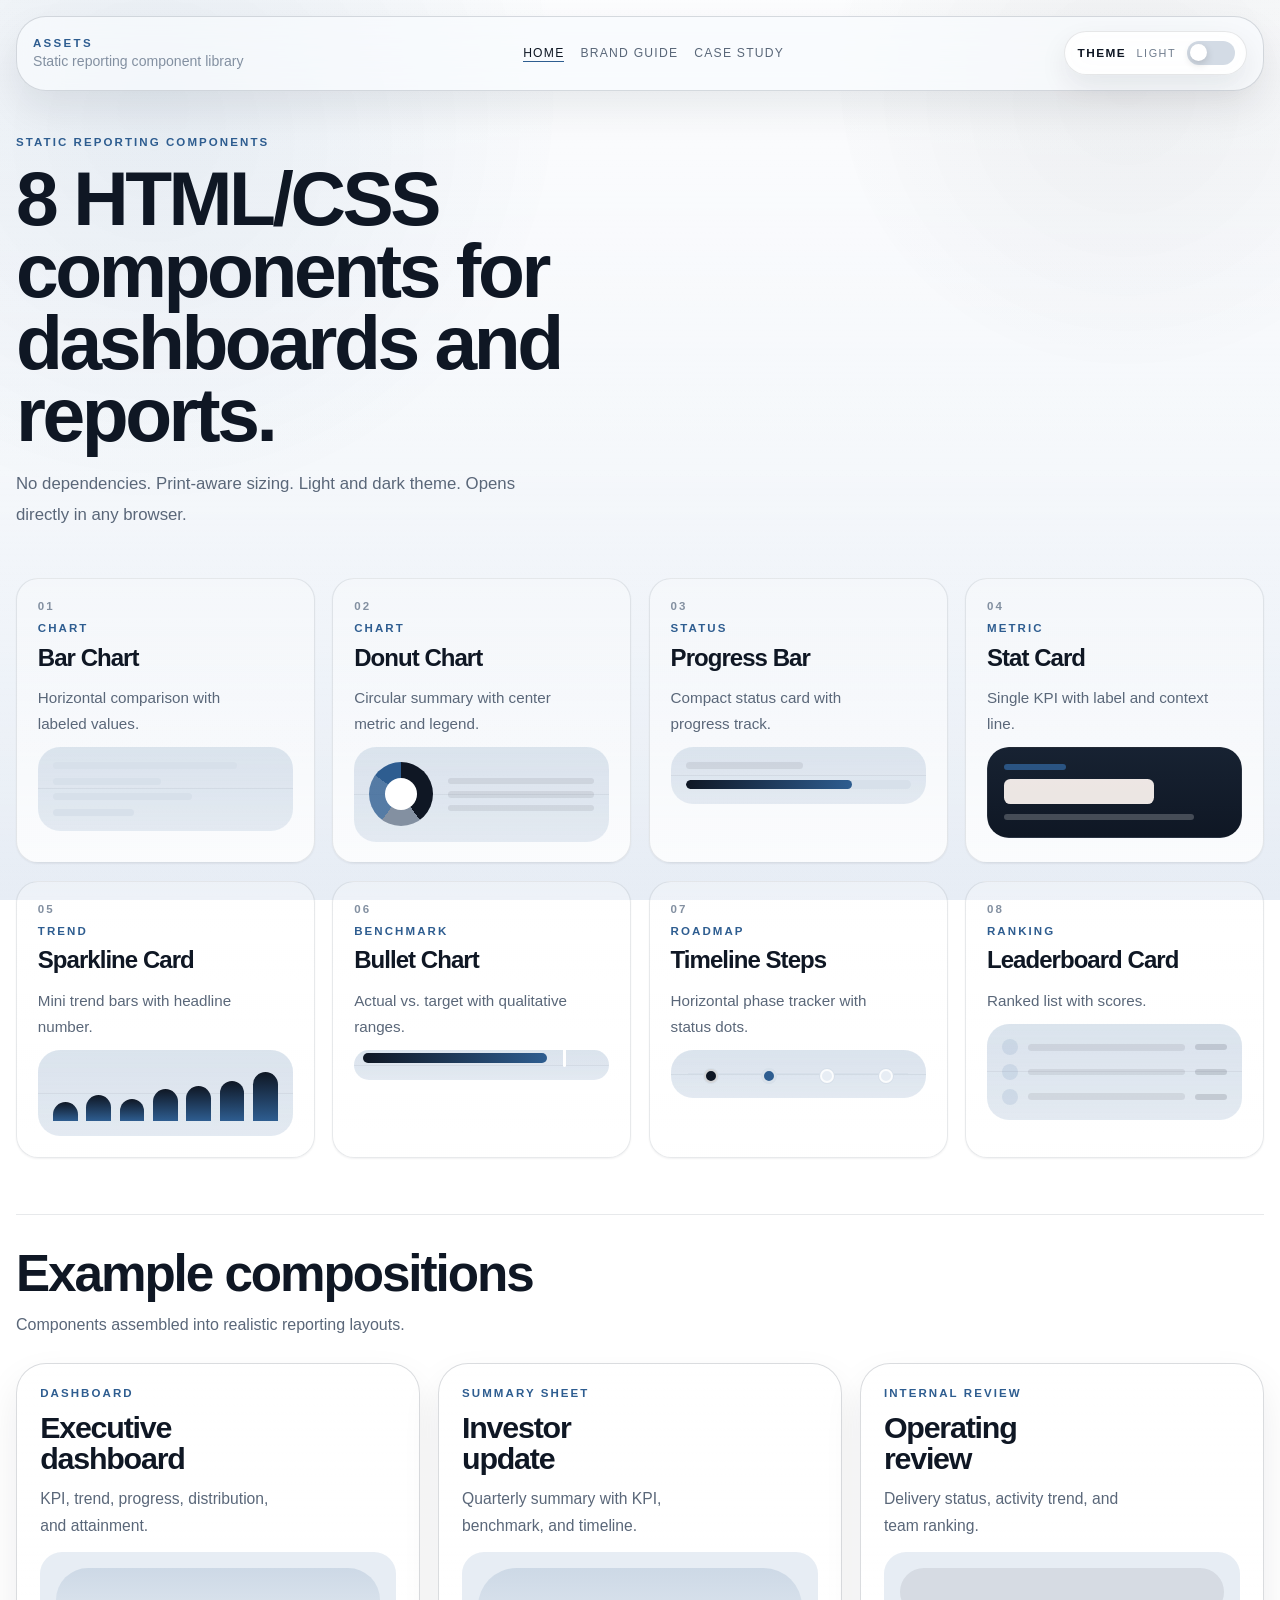
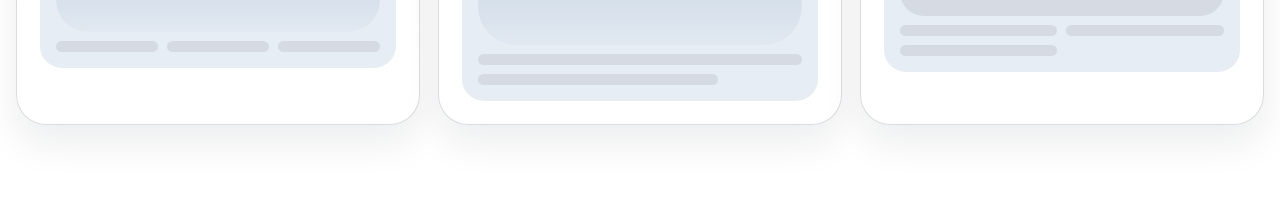
<file: index.html>
<!DOCTYPE html>
<html lang="en">
<head>
  <meta charset="UTF-8" />
  <meta name="viewport" content="width=device-width, initial-scale=1.0" />
  <title>assets | Static Reporting Component Library</title>
  <meta
    name="description"
    content="A static HTML/CSS component library for reporting dashboards, investor updates, and operational reviews. No dependencies, print-aware, light/dark theme."
  />
  <script>
    (function () {
      var key = "assets-theme";
      var theme = null;

      try {
        theme = localStorage.getItem(key);
      } catch (error) {}

      if (theme !== "light" && theme !== "dark") {
        theme = window.matchMedia && window.matchMedia("(prefers-color-scheme: dark)").matches
          ? "dark"
          : "light";
      }

      document.documentElement.dataset.theme = theme;
    })();
  </script>
  <link rel="stylesheet" href="theme.css?v=20260323f" />
  <link rel="stylesheet" href="index.css?v=20260323f" />
</head>
<body>
  <header class="site-header">
    <div class="site-header-inner">
      <a class="site-brand" href="index.html">
        <span class="site-brand-mark">assets</span>
        <span class="site-brand-copy">Static reporting component library</span>
      </a>
      <nav class="site-nav" aria-label="Primary">
        <a href="index.html" aria-current="page">Home</a>
        <a href="brand_guide.html">Brand guide</a>
        <a href="case_study.html">Case study</a>
      </nav>
      <button class="theme-toggle" type="button" data-theme-toggle aria-label="Toggle dark mode" aria-pressed="false">
        <span class="theme-toggle-label">Theme</span>
        <span class="theme-toggle-state">Light</span>
        <span class="theme-toggle-switch" aria-hidden="true"></span>
      </button>
    </div>
  </header>
  <main class="page-shell">
    <section class="hero">
      <p class="eyebrow">Static Reporting Components</p>
      <h1>8 HTML/CSS components for dashboards and reports.</h1>
      <p class="hero-copy">
        No dependencies. Print-aware sizing. Light and dark theme. Opens directly in any browser.
      </p>
    </section>

    <section class="gallery">
      <a class="asset-card" href="bar_chart/bar_chart_chart.html">
        <span class="asset-index">01</span>
        <span class="asset-kicker">Chart</span>
        <strong>Bar Chart</strong>
        <span class="asset-description">Horizontal comparison with labeled values.</span>
        <div class="asset-preview asset-preview-bars" aria-hidden="true">
          <span class="asset-bar asset-bar-1"></span>
          <span class="asset-bar asset-bar-2"></span>
          <span class="asset-bar asset-bar-3"></span>
          <span class="asset-bar asset-bar-4"></span>
        </div>
      </a>
      <a class="asset-card" href="pie_chart/pie_chart_chart.html">
        <span class="asset-index">02</span>
        <span class="asset-kicker">Chart</span>
        <strong>Donut Chart</strong>
        <span class="asset-description">Circular summary with center metric and legend.</span>
        <div class="asset-preview asset-preview-donut" aria-hidden="true">
          <span class="asset-donut-ring"></span>
          <span class="asset-donut-legend">
            <i></i>
            <i></i>
            <i></i>
          </span>
        </div>
      </a>
      <a class="asset-card" href="progress_bar/progress_bar.html">
        <span class="asset-index">03</span>
        <span class="asset-kicker">Status</span>
        <strong>Progress Bar</strong>
        <span class="asset-description">Compact status card with progress track.</span>
        <div class="asset-preview asset-preview-progress" aria-hidden="true">
          <span class="asset-progress-label"></span>
          <span class="asset-progress-track"><span class="asset-progress-fill"></span></span>
        </div>
      </a>
      <a class="asset-card" href="stat_card/stat_card.html">
        <span class="asset-index">04</span>
        <span class="asset-kicker">Metric</span>
        <strong>Stat Card</strong>
        <span class="asset-description">Single KPI with label and context line.</span>
        <div class="asset-preview asset-preview-stat" aria-hidden="true">
          <span class="asset-stat-shell">
            <i></i>
            <b></b>
            <em></em>
          </span>
        </div>
      </a>
      <a class="asset-card" href="sparkline_card/sparkline_card.html">
        <span class="asset-index">05</span>
        <span class="asset-kicker">Trend</span>
        <strong>Sparkline Card</strong>
        <span class="asset-description">Mini trend bars with headline number.</span>
        <div class="asset-preview asset-preview-spark" aria-hidden="true">
          <span style="--value: 34%"></span>
          <span style="--value: 46%"></span>
          <span style="--value: 40%"></span>
          <span style="--value: 58%"></span>
          <span style="--value: 63%"></span>
          <span style="--value: 72%"></span>
          <span style="--value: 88%"></span>
        </div>
      </a>
      <a class="asset-card" href="bullet_chart/bullet_chart.html">
        <span class="asset-index">06</span>
        <span class="asset-kicker">Benchmark</span>
        <strong>Bullet Chart</strong>
        <span class="asset-description">Actual vs. target with qualitative ranges.</span>
        <div class="asset-preview asset-preview-bullet" aria-hidden="true">
          <span class="asset-bullet-range asset-bullet-range-low"></span>
          <span class="asset-bullet-range asset-bullet-range-mid"></span>
          <span class="asset-bullet-range asset-bullet-range-high"></span>
          <span class="asset-bullet-measure"></span>
          <span class="asset-bullet-target"></span>
        </div>
      </a>
      <a class="asset-card" href="timeline_steps/timeline_steps.html">
        <span class="asset-index">07</span>
        <span class="asset-kicker">Roadmap</span>
        <strong>Timeline Steps</strong>
        <span class="asset-description">Horizontal phase tracker with status dots.</span>
        <div class="asset-preview asset-preview-timeline" aria-hidden="true">
          <span class="asset-timeline-dot is-complete"></span>
          <span class="asset-timeline-dot is-current"></span>
          <span class="asset-timeline-dot"></span>
          <span class="asset-timeline-dot"></span>
        </div>
      </a>
      <a class="asset-card" href="leaderboard_card/leaderboard_card.html">
        <span class="asset-index">08</span>
        <span class="asset-kicker">Ranking</span>
        <strong>Leaderboard Card</strong>
        <span class="asset-description">Ranked list with scores.</span>
        <div class="asset-preview asset-preview-leaderboard" aria-hidden="true">
          <span class="asset-rank-row"><i></i><b></b><em></em></span>
          <span class="asset-rank-row"><i></i><b></b><em></em></span>
          <span class="asset-rank-row"><i></i><b></b><em></em></span>
        </div>
      </a>
    </section>

    <section class="compositions-band">
      <h2>Example compositions</h2>
      <p class="compositions-note">Components assembled into realistic reporting layouts.</p>
      <div class="compositions-grid">
        <a class="feature-card" href="executive_dashboard.html">
          <span class="asset-kicker">Dashboard</span>
          <strong>Executive dashboard</strong>
          <span>KPI, trend, progress, distribution, and attainment.</span>
          <div class="feature-preview feature-preview-dashboard" aria-hidden="true">
            <span></span>
            <span></span>
            <span></span>
            <span></span>
          </div>
        </a>
        <a class="feature-card" href="investor_update.html">
          <span class="asset-kicker">Summary sheet</span>
          <strong>Investor update</strong>
          <span>Quarterly summary with KPI, benchmark, and timeline.</span>
          <div class="feature-preview feature-preview-sheet" aria-hidden="true">
            <span></span>
            <span></span>
            <span></span>
          </div>
        </a>
        <a class="feature-card" href="operating_review.html">
          <span class="asset-kicker">Internal review</span>
          <strong>Operating review</strong>
          <span>Delivery status, activity trend, and team ranking.</span>
          <div class="feature-preview feature-preview-review" aria-hidden="true">
            <span></span>
            <span></span>
            <span></span>
            <span></span>
          </div>
        </a>
      </div>
    </section>
  </main>
  <script src="theme.js?v=20260323f"></script>
</body>
</html>
</file>
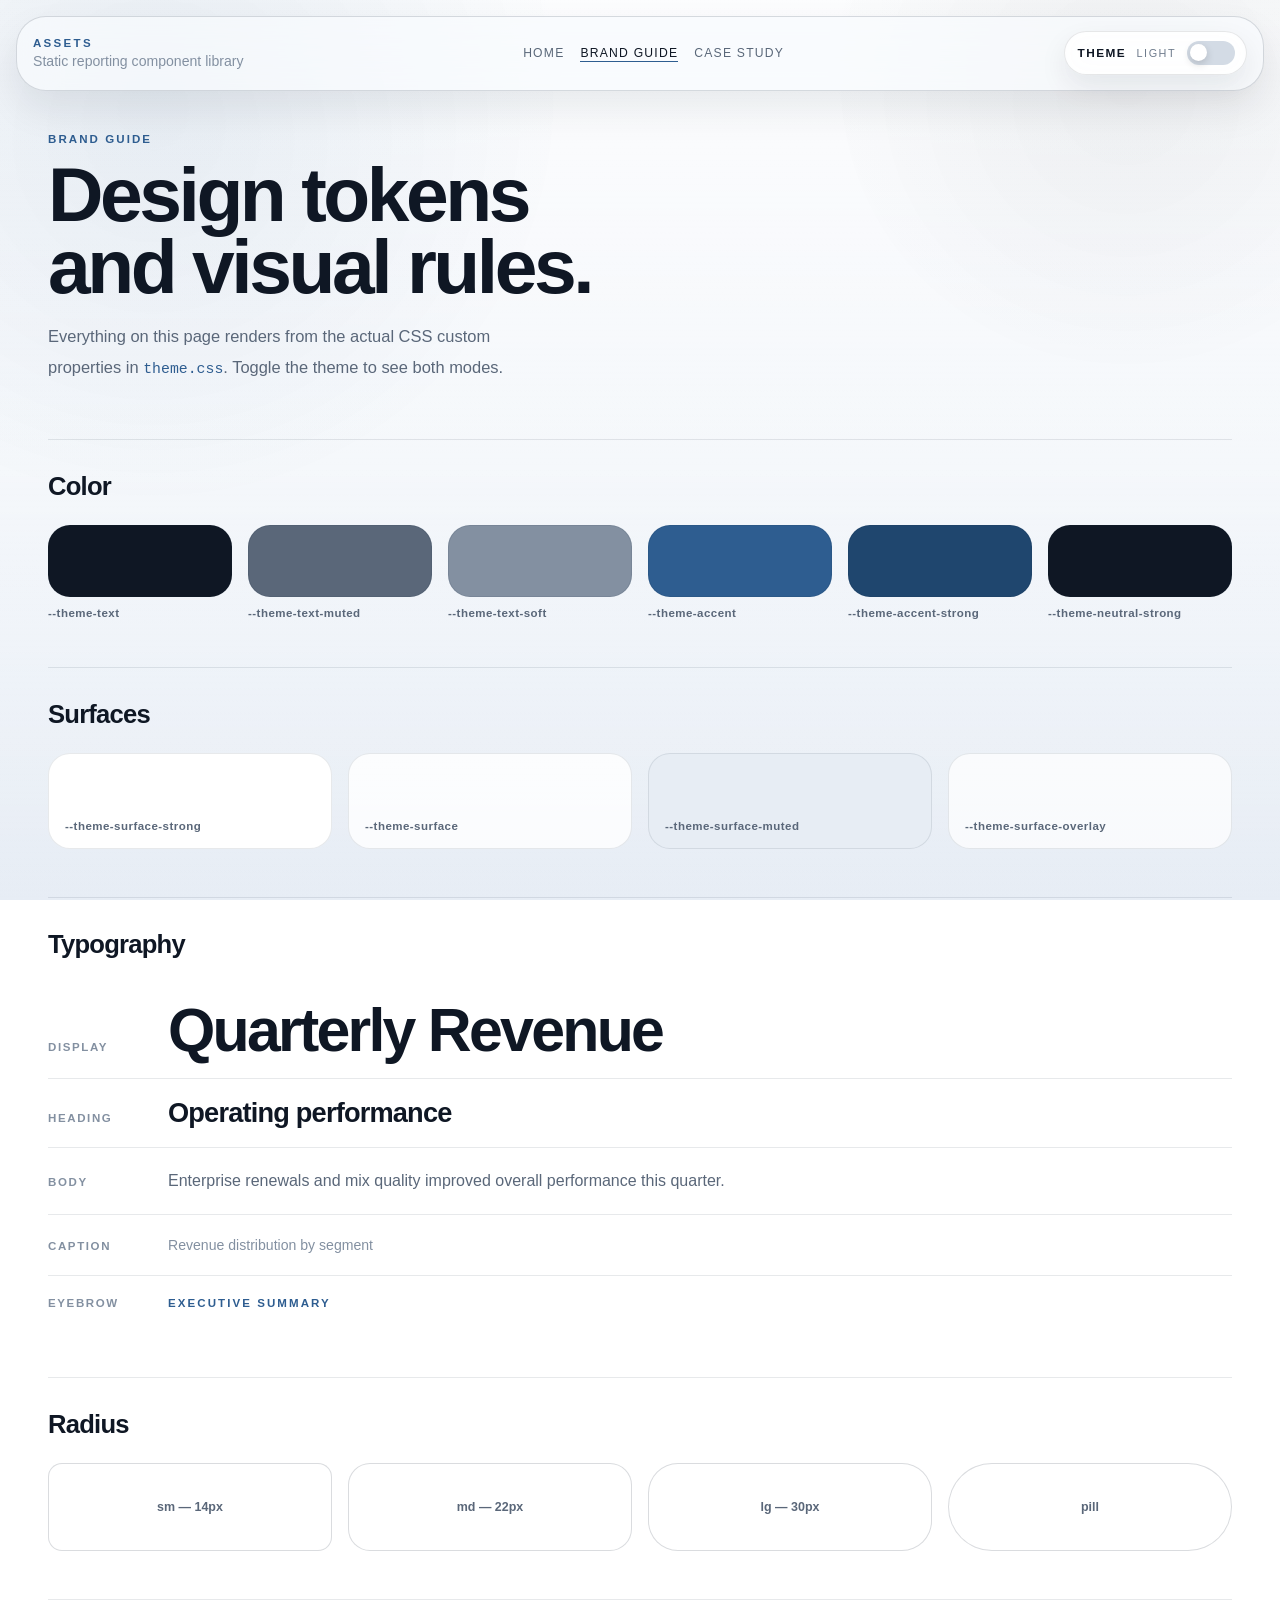
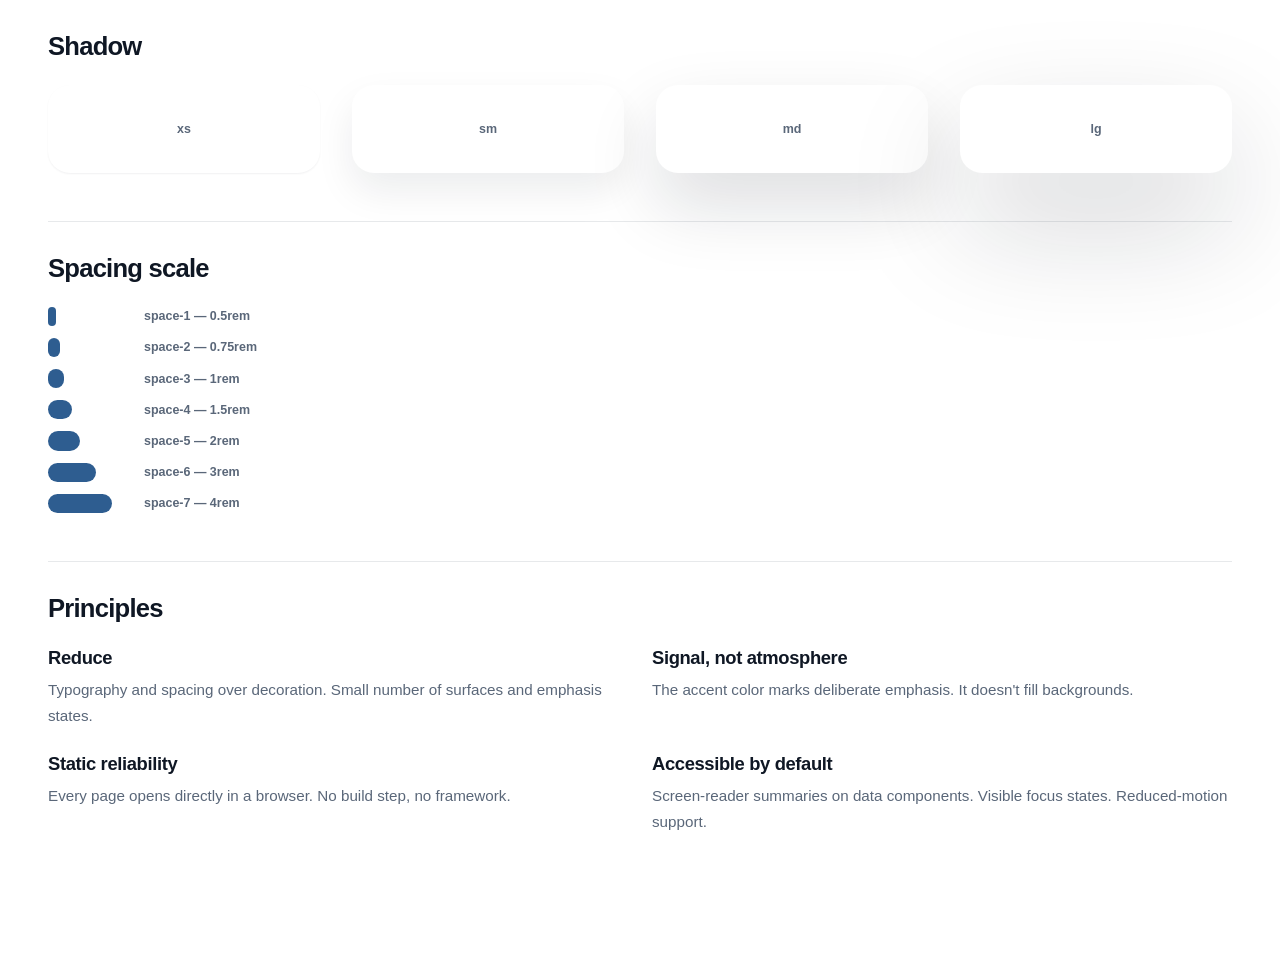
<file: brand_guide.html>
<!DOCTYPE html>
<html lang="en">
<head>
  <meta charset="UTF-8" />
  <meta name="viewport" content="width=device-width, initial-scale=1.0" />
  <title>Brand Guide | assets</title>
  <meta
    name="description"
    content="Visual reference for the assets design system: color tokens, type scale, spacing, radius, and component patterns."
  />
  <script>
    (function () {
      var key = "assets-theme";
      var theme = null;

      try {
        theme = localStorage.getItem(key);
      } catch (error) {}

      if (theme !== "light" && theme !== "dark") {
        theme = window.matchMedia && window.matchMedia("(prefers-color-scheme: dark)").matches
          ? "dark"
          : "light";
      }

      document.documentElement.dataset.theme = theme;
    })();
  </script>
  <link rel="stylesheet" href="theme.css?v=20260323f" />
  <link rel="stylesheet" href="brand_guide.css?v=20260323f" />
</head>
<body>
  <header class="site-header">
    <div class="site-header-inner">
      <a class="site-brand" href="index.html">
        <span class="site-brand-mark">assets</span>
        <span class="site-brand-copy">Static reporting component library</span>
      </a>
      <nav class="site-nav" aria-label="Primary">
        <a href="index.html">Home</a>
        <a href="brand_guide.html" aria-current="page">Brand guide</a>
        <a href="case_study.html">Case study</a>
      </nav>
      <button class="theme-toggle" type="button" data-theme-toggle aria-label="Toggle dark mode" aria-pressed="false">
        <span class="theme-toggle-label">Theme</span>
        <span class="theme-toggle-state">Light</span>
        <span class="theme-toggle-switch" aria-hidden="true"></span>
      </button>
    </div>
  </header>
  <main class="guide-shell">
    <section class="guide-hero">
      <p class="eyebrow">Brand Guide</p>
      <h1>Design tokens and visual rules.</h1>
      <p class="hero-copy">
        Everything on this page renders from the actual CSS custom properties in <code>theme.css</code>.
        Toggle the theme to see both modes.
      </p>
    </section>

    <section class="token-section">
      <h2>Color</h2>
      <div class="swatch-grid">
        <div class="swatch-card">
          <div class="swatch-well" style="background: var(--theme-text)"></div>
          <span class="swatch-name">--theme-text</span>
        </div>
        <div class="swatch-card">
          <div class="swatch-well" style="background: var(--theme-text-muted)"></div>
          <span class="swatch-name">--theme-text-muted</span>
        </div>
        <div class="swatch-card">
          <div class="swatch-well" style="background: var(--theme-text-soft)"></div>
          <span class="swatch-name">--theme-text-soft</span>
        </div>
        <div class="swatch-card">
          <div class="swatch-well" style="background: var(--theme-accent)"></div>
          <span class="swatch-name">--theme-accent</span>
        </div>
        <div class="swatch-card">
          <div class="swatch-well" style="background: var(--theme-accent-strong)"></div>
          <span class="swatch-name">--theme-accent-strong</span>
        </div>
        <div class="swatch-card">
          <div class="swatch-well" style="background: var(--theme-neutral-strong)"></div>
          <span class="swatch-name">--theme-neutral-strong</span>
        </div>
      </div>
    </section>

    <section class="token-section">
      <h2>Surfaces</h2>
      <div class="surface-grid">
        <div class="surface-card" style="background: var(--theme-surface-strong)">
          <span>--theme-surface-strong</span>
        </div>
        <div class="surface-card" style="background: var(--theme-surface)">
          <span>--theme-surface</span>
        </div>
        <div class="surface-card" style="background: var(--theme-surface-muted)">
          <span>--theme-surface-muted</span>
        </div>
        <div class="surface-card" style="background: var(--theme-surface-overlay)">
          <span>--theme-surface-overlay</span>
        </div>
      </div>
    </section>

    <section class="token-section">
      <h2>Typography</h2>
      <div class="type-specimens">
        <div class="type-row">
          <span class="type-label">Display</span>
          <span class="type-sample type-display">Quarterly Revenue</span>
        </div>
        <div class="type-row">
          <span class="type-label">Heading</span>
          <span class="type-sample type-heading">Operating performance</span>
        </div>
        <div class="type-row">
          <span class="type-label">Body</span>
          <span class="type-sample type-body">Enterprise renewals and mix quality improved overall performance this quarter.</span>
        </div>
        <div class="type-row">
          <span class="type-label">Caption</span>
          <span class="type-sample type-caption">Revenue distribution by segment</span>
        </div>
        <div class="type-row">
          <span class="type-label">Eyebrow</span>
          <span class="type-sample type-eyebrow">Executive Summary</span>
        </div>
      </div>
    </section>

    <section class="token-section">
      <h2>Radius</h2>
      <div class="radius-grid">
        <div class="radius-card" style="border-radius: var(--theme-radius-sm)">
          <span>sm — 14px</span>
        </div>
        <div class="radius-card" style="border-radius: var(--theme-radius-md)">
          <span>md — 22px</span>
        </div>
        <div class="radius-card" style="border-radius: var(--theme-radius-lg)">
          <span>lg — 30px</span>
        </div>
        <div class="radius-card" style="border-radius: var(--theme-radius-pill)">
          <span>pill</span>
        </div>
      </div>
    </section>

    <section class="token-section">
      <h2>Shadow</h2>
      <div class="shadow-grid">
        <div class="shadow-card" style="box-shadow: var(--theme-shadow-xs)">
          <span>xs</span>
        </div>
        <div class="shadow-card" style="box-shadow: var(--theme-shadow-sm)">
          <span>sm</span>
        </div>
        <div class="shadow-card" style="box-shadow: var(--theme-shadow-md)">
          <span>md</span>
        </div>
        <div class="shadow-card" style="box-shadow: var(--theme-shadow-lg)">
          <span>lg</span>
        </div>
      </div>
    </section>

    <section class="token-section">
      <h2>Spacing scale</h2>
      <div class="spacing-list">
        <div class="spacing-row"><span class="spacing-bar" style="width: var(--theme-space-1)"></span><span>space-1 — 0.5rem</span></div>
        <div class="spacing-row"><span class="spacing-bar" style="width: var(--theme-space-2)"></span><span>space-2 — 0.75rem</span></div>
        <div class="spacing-row"><span class="spacing-bar" style="width: var(--theme-space-3)"></span><span>space-3 — 1rem</span></div>
        <div class="spacing-row"><span class="spacing-bar" style="width: var(--theme-space-4)"></span><span>space-4 — 1.5rem</span></div>
        <div class="spacing-row"><span class="spacing-bar" style="width: var(--theme-space-5)"></span><span>space-5 — 2rem</span></div>
        <div class="spacing-row"><span class="spacing-bar" style="width: var(--theme-space-6)"></span><span>space-6 — 3rem</span></div>
        <div class="spacing-row"><span class="spacing-bar" style="width: var(--theme-space-7)"></span><span>space-7 — 4rem</span></div>
      </div>
    </section>

    <section class="token-section">
      <h2>Principles</h2>
      <div class="principles-grid">
        <div>
          <strong>Reduce</strong>
          <span>Typography and spacing over decoration. Small number of surfaces and emphasis states.</span>
        </div>
        <div>
          <strong>Signal, not atmosphere</strong>
          <span>The accent color marks deliberate emphasis. It doesn't fill backgrounds.</span>
        </div>
        <div>
          <strong>Static reliability</strong>
          <span>Every page opens directly in a browser. No build step, no framework.</span>
        </div>
        <div>
          <strong>Accessible by default</strong>
          <span>Screen-reader summaries on data components. Visible focus states. Reduced-motion support.</span>
        </div>
      </div>
    </section>
  </main>
  <script src="theme.js?v=20260323f"></script>
</body>
</html>
</file>
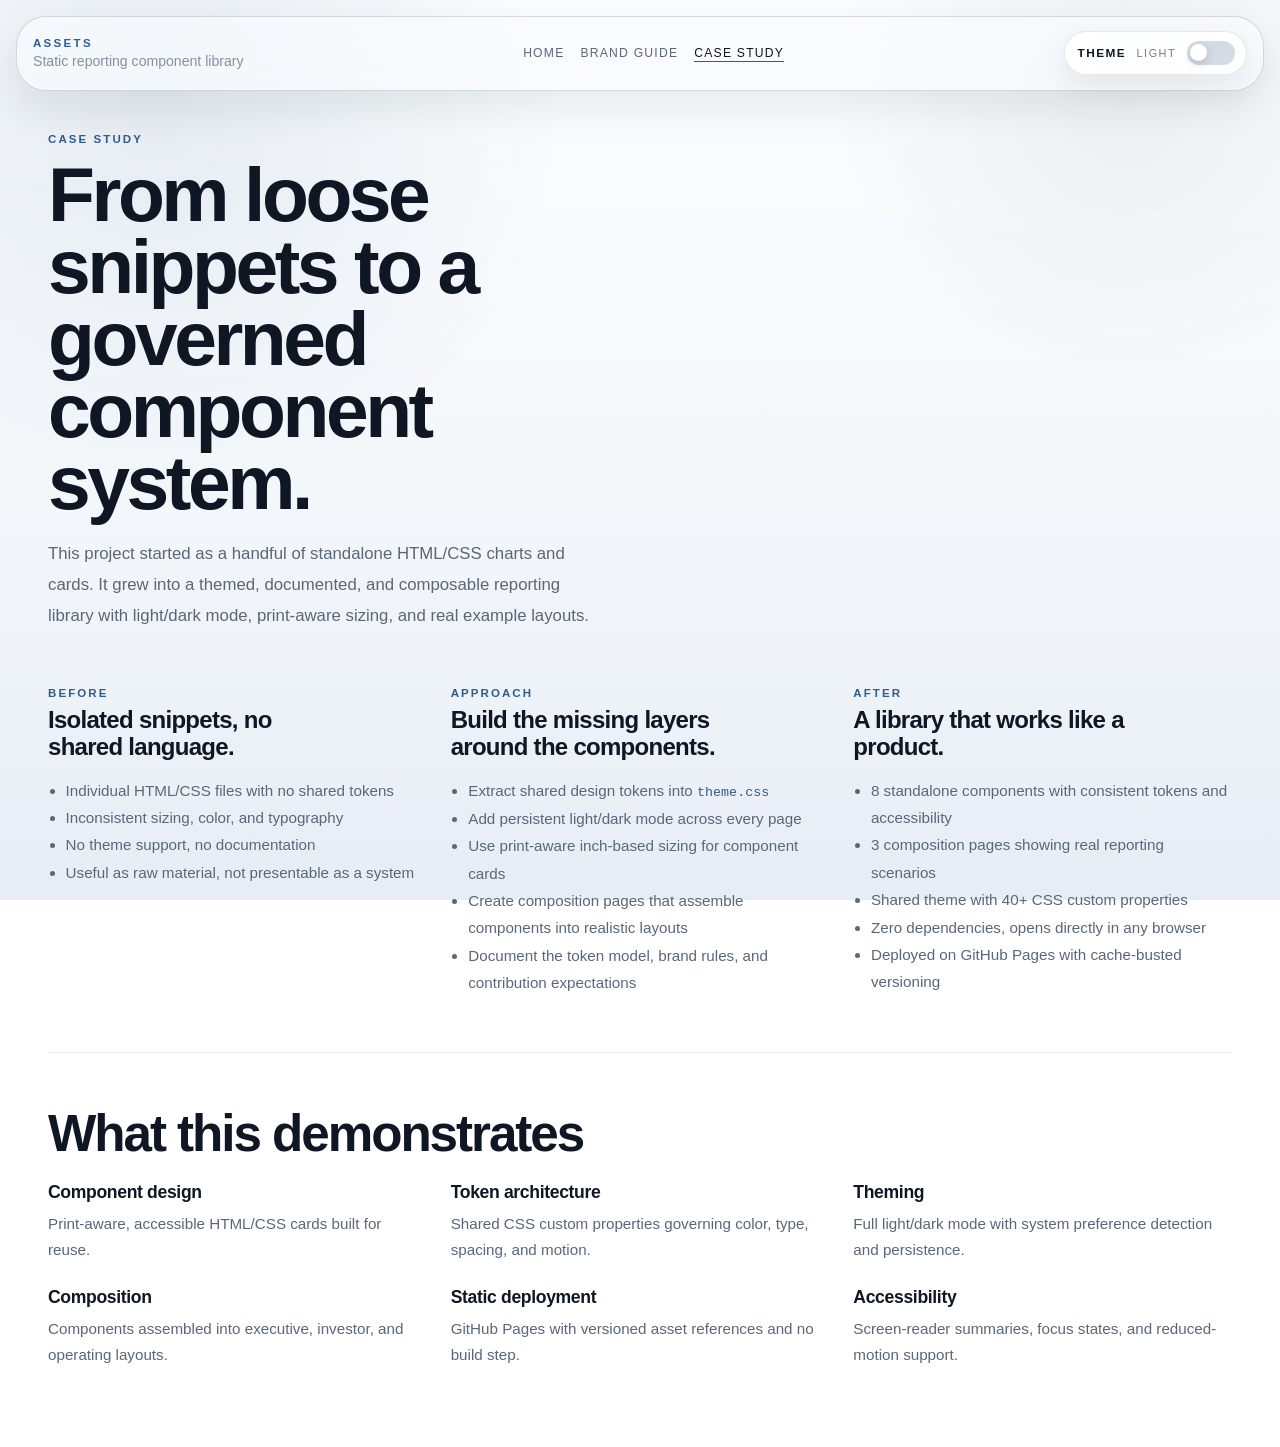
<file: case_study.html>
<!DOCTYPE html>
<html lang="en">
<head>
  <meta charset="UTF-8" />
  <meta name="viewport" content="width=device-width, initial-scale=1.0" />
  <title>Case Study | assets</title>
  <meta
    name="description"
    content="How a set of standalone HTML/CSS reporting components became a governed static design system."
  />
  <script>
    (function () {
      var key = "assets-theme";
      var theme = null;

      try {
        theme = localStorage.getItem(key);
      } catch (error) {}

      if (theme !== "light" && theme !== "dark") {
        theme = window.matchMedia && window.matchMedia("(prefers-color-scheme: dark)").matches
          ? "dark"
          : "light";
      }

      document.documentElement.dataset.theme = theme;
    })();
  </script>
  <link rel="stylesheet" href="theme.css?v=20260323f" />
  <link rel="stylesheet" href="case_study.css?v=20260323f" />
</head>
<body>
  <header class="site-header">
    <div class="site-header-inner">
      <a class="site-brand" href="index.html">
        <span class="site-brand-mark">assets</span>
        <span class="site-brand-copy">Static reporting component library</span>
      </a>
      <nav class="site-nav" aria-label="Primary">
        <a href="index.html">Home</a>
        <a href="brand_guide.html">Brand guide</a>
        <a href="case_study.html" aria-current="page">Case study</a>
      </nav>
      <button class="theme-toggle" type="button" data-theme-toggle aria-label="Toggle dark mode" aria-pressed="false">
        <span class="theme-toggle-label">Theme</span>
        <span class="theme-toggle-state">Light</span>
        <span class="theme-toggle-switch" aria-hidden="true"></span>
      </button>
    </div>
  </header>
  <main class="case-shell">
    <section class="case-hero">
      <p class="eyebrow">Case Study</p>
      <h1>From loose snippets to a governed component system.</h1>
      <p class="case-lede">
        This project started as a handful of standalone HTML/CSS charts and cards. It grew into a
        themed, documented, and composable reporting library with light/dark mode, print-aware sizing,
        and real example layouts.
      </p>
    </section>

    <section class="case-timeline">
      <article class="case-phase">
        <span class="phase-label">Before</span>
        <h2>Isolated snippets, no shared language.</h2>
        <ul>
          <li>Individual HTML/CSS files with no shared tokens</li>
          <li>Inconsistent sizing, color, and typography</li>
          <li>No theme support, no documentation</li>
          <li>Useful as raw material, not presentable as a system</li>
        </ul>
      </article>
      <article class="case-phase">
        <span class="phase-label">Approach</span>
        <h2>Build the missing layers around the components.</h2>
        <ul>
          <li>Extract shared design tokens into <code>theme.css</code></li>
          <li>Add persistent light/dark mode across every page</li>
          <li>Use print-aware inch-based sizing for component cards</li>
          <li>Create composition pages that assemble components into realistic layouts</li>
          <li>Document the token model, brand rules, and contribution expectations</li>
        </ul>
      </article>
      <article class="case-phase">
        <span class="phase-label">After</span>
        <h2>A library that works like a product.</h2>
        <ul>
          <li>8 standalone components with consistent tokens and accessibility</li>
          <li>3 composition pages showing real reporting scenarios</li>
          <li>Shared theme with 40+ CSS custom properties</li>
          <li>Zero dependencies, opens directly in any browser</li>
          <li>Deployed on GitHub Pages with cache-busted versioning</li>
        </ul>
      </article>
    </section>

    <section class="case-skills">
      <h2>What this demonstrates</h2>
      <div class="skills-grid">
        <div>
          <strong>Component design</strong>
          <span>Print-aware, accessible HTML/CSS cards built for reuse.</span>
        </div>
        <div>
          <strong>Token architecture</strong>
          <span>Shared CSS custom properties governing color, type, spacing, and motion.</span>
        </div>
        <div>
          <strong>Theming</strong>
          <span>Full light/dark mode with system preference detection and persistence.</span>
        </div>
        <div>
          <strong>Composition</strong>
          <span>Components assembled into executive, investor, and operating layouts.</span>
        </div>
        <div>
          <strong>Static deployment</strong>
          <span>GitHub Pages with versioned asset references and no build step.</span>
        </div>
        <div>
          <strong>Accessibility</strong>
          <span>Screen-reader summaries, focus states, and reduced-motion support.</span>
        </div>
      </div>
    </section>
  </main>
  <script src="theme.js?v=20260323f"></script>
</body>
</html>
</file>
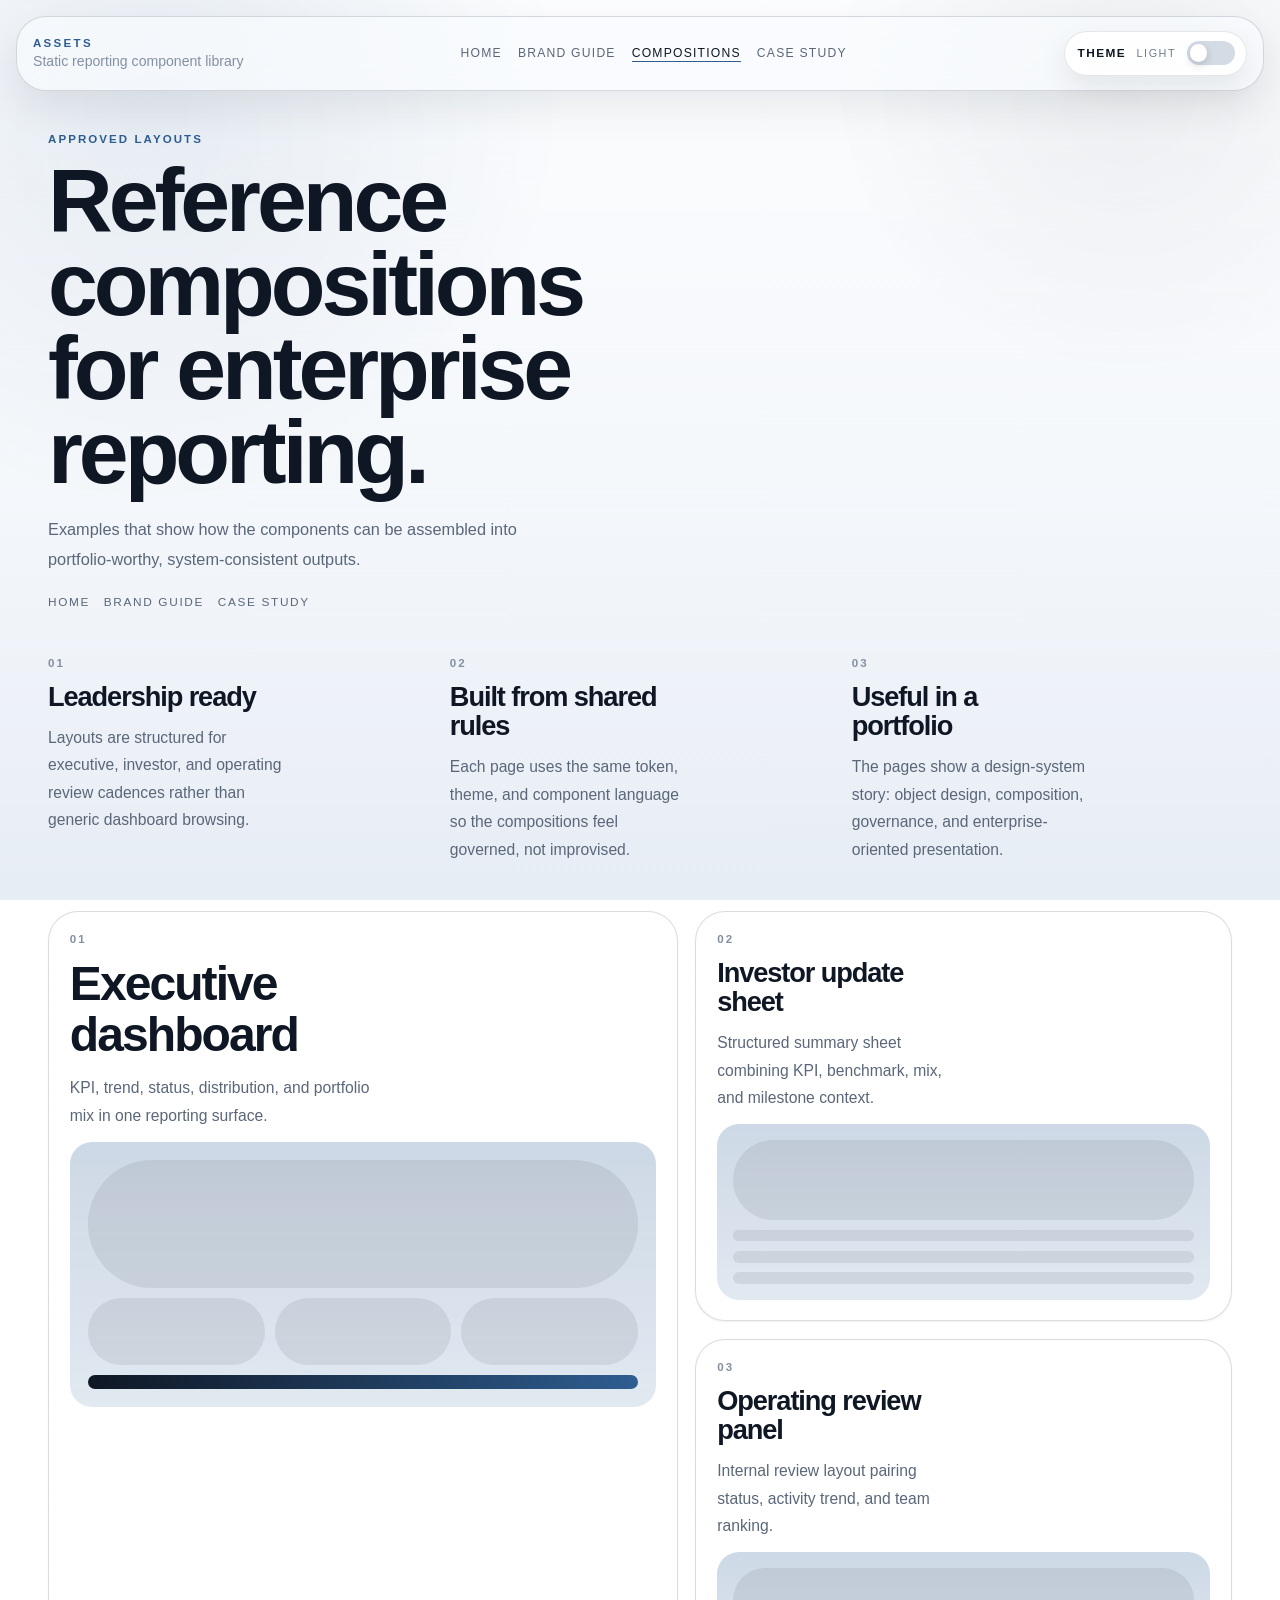
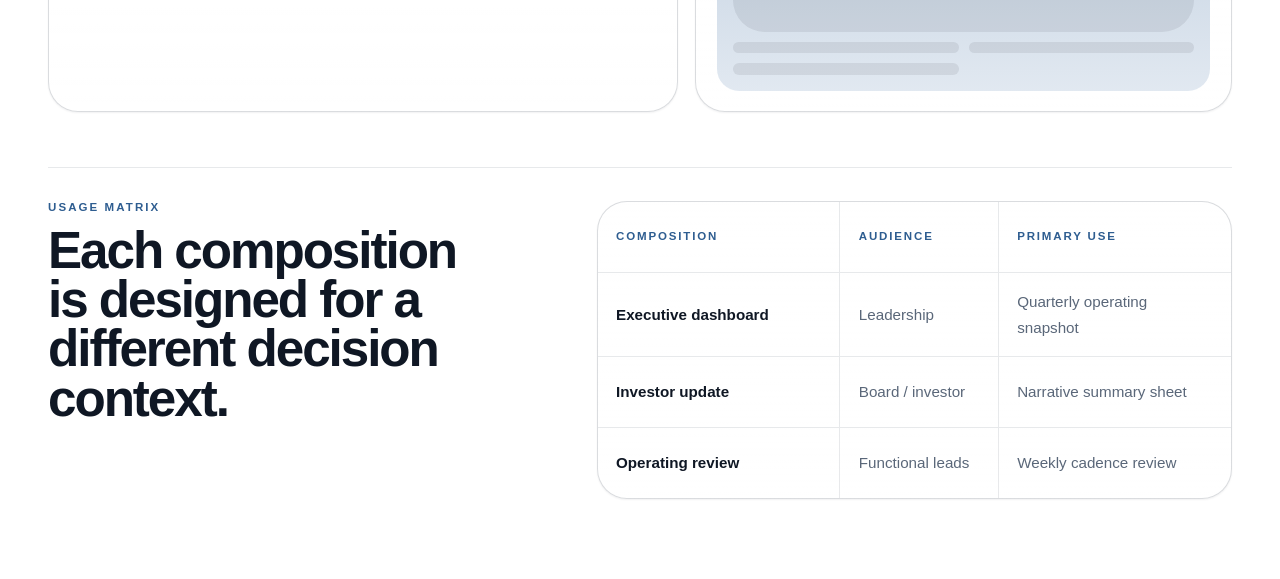
<file: compositions.html>
<!DOCTYPE html>
<html lang="en">
<head>
  <meta charset="UTF-8" />
  <meta name="viewport" content="width=device-width, initial-scale=1.0" />
  <title>Compositions | assets</title>
  <meta
    name="description"
    content="Approved composition layouts for executive reporting, investor communication, and operating review scenarios."
  />
  <script>
    (function () {
      var key = "assets-theme";
      var theme = null;

      try {
        theme = localStorage.getItem(key);
      } catch (error) {}

      if (theme !== "light" && theme !== "dark") {
        theme = window.matchMedia && window.matchMedia("(prefers-color-scheme: dark)").matches
          ? "dark"
          : "light";
      }

      document.documentElement.dataset.theme = theme;
    })();
  </script>
  <link rel="stylesheet" href="theme.css?v=20260323f" />
  <link rel="stylesheet" href="compositions.css?v=20260323f" />
</head>
<body>
  <header class="site-header">
    <div class="site-header-inner">
      <a class="site-brand" href="index.html">
        <span class="site-brand-mark">assets</span>
        <span class="site-brand-copy">Static reporting component library</span>
      </a>
      <nav class="site-nav" aria-label="Primary">
        <a href="index.html">Home</a>
        <a href="brand_guide.html">Brand guide</a>
        <a href="compositions.html" aria-current="page">Compositions</a>
        <a href="case_study.html">Case study</a>
      </nav>
      <button class="theme-toggle" type="button" data-theme-toggle aria-label="Toggle dark mode" aria-pressed="false">
        <span class="theme-toggle-label">Theme</span>
        <span class="theme-toggle-state">Light</span>
        <span class="theme-toggle-switch" aria-hidden="true"></span>
      </button>
    </div>
  </header>
  <main class="composition-shell">
    <section class="hero">
      <p class="eyebrow">Approved Layouts</p>
      <h1>Reference compositions for enterprise reporting.</h1>
      <p class="hero-copy">Examples that show how the components can be assembled into portfolio-worthy, system-consistent outputs.</p>
      <div class="hero-links">
        <a href="index.html">Home</a>
        <a href="brand_guide.html">Brand guide</a>
        <a href="case_study.html">Case study</a>
      </div>
    </section>

    <section class="overview-band">
      <article class="overview-card">
        <span class="card-index">01</span>
        <strong>Leadership ready</strong>
        <span>Layouts are structured for executive, investor, and operating review cadences rather than generic dashboard browsing.</span>
      </article>
      <article class="overview-card">
        <span class="card-index">02</span>
        <strong>Built from shared rules</strong>
        <span>Each page uses the same token, theme, and component language so the compositions feel governed, not improvised.</span>
      </article>
      <article class="overview-card">
        <span class="card-index">03</span>
        <strong>Useful in a portfolio</strong>
        <span>The pages show a design-system story: object design, composition, governance, and enterprise-oriented presentation.</span>
      </article>
    </section>

    <section class="composition-list">
      <a class="composition-card composition-card-featured" href="executive_dashboard.html">
        <span class="card-index">01</span>
        <strong>Executive dashboard</strong>
        <span>KPI, trend, status, distribution, and portfolio mix in one reporting surface.</span>
        <div class="composition-preview composition-preview-dashboard" aria-hidden="true">
          <span></span>
          <span></span>
          <span></span>
          <span></span>
          <span></span>
        </div>
      </a>
      <a class="composition-card" href="investor_update.html">
        <span class="card-index">02</span>
        <strong>Investor update sheet</strong>
        <span>Structured summary sheet combining KPI, benchmark, mix, and milestone context.</span>
        <div class="composition-preview composition-preview-sheet" aria-hidden="true">
          <span></span>
          <span></span>
          <span></span>
          <span></span>
        </div>
      </a>
      <a class="composition-card" href="operating_review.html">
        <span class="card-index">03</span>
        <strong>Operating review panel</strong>
        <span>Internal review layout pairing status, activity trend, and team ranking.</span>
        <div class="composition-preview composition-preview-review" aria-hidden="true">
          <span></span>
          <span></span>
          <span></span>
          <span></span>
        </div>
      </a>
    </section>

    <section class="matrix-band">
      <div class="matrix-copy">
        <p class="eyebrow">Usage Matrix</p>
        <h2>Each composition is designed for a different decision context.</h2>
      </div>
      <div class="matrix-grid" role="table" aria-label="Composition usage matrix">
        <div class="matrix-row matrix-head" role="row">
          <span role="columnheader">Composition</span>
          <span role="columnheader">Audience</span>
          <span role="columnheader">Primary use</span>
        </div>
        <div class="matrix-row" role="row">
          <strong role="cell">Executive dashboard</strong>
          <span role="cell">Leadership</span>
          <span role="cell">Quarterly operating snapshot</span>
        </div>
        <div class="matrix-row" role="row">
          <strong role="cell">Investor update</strong>
          <span role="cell">Board / investor</span>
          <span role="cell">Narrative summary sheet</span>
        </div>
        <div class="matrix-row" role="row">
          <strong role="cell">Operating review</strong>
          <span role="cell">Functional leads</span>
          <span role="cell">Weekly cadence review</span>
        </div>
      </div>
    </section>
  </main>
  <script src="theme.js?v=20260323f"></script>
</body>
</html>
</file>
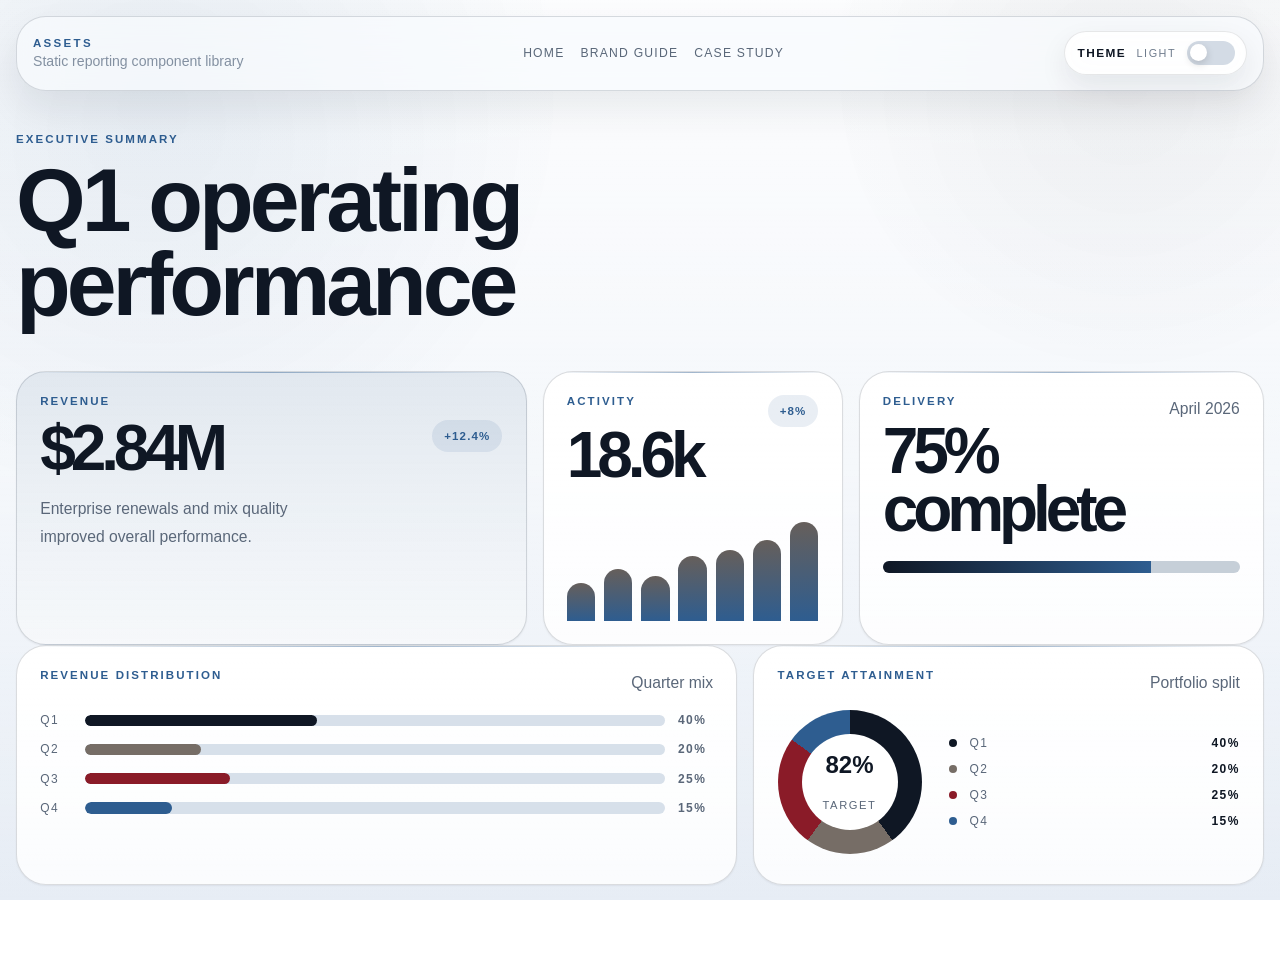
<file: executive_dashboard.html>
<!DOCTYPE html>
<html lang="en">
<head>
  <meta charset="UTF-8" />
  <meta name="viewport" content="width=device-width, initial-scale=1.0" />
  <title>Executive Dashboard | assets</title>
  <meta
    name="description"
    content="A leadership-facing composition built from the assets component system for executive performance and readiness reviews."
  />
  <script>
    (function () {
      var key = "assets-theme";
      var theme = null;

      try {
        theme = localStorage.getItem(key);
      } catch (error) {}

      if (theme !== "light" && theme !== "dark") {
        theme = window.matchMedia && window.matchMedia("(prefers-color-scheme: dark)").matches
          ? "dark"
          : "light";
      }

      document.documentElement.dataset.theme = theme;
    })();
  </script>
  <link rel="stylesheet" href="theme.css?v=20260323f" />
  <link rel="stylesheet" href="executive_dashboard.css?v=20260323f" />
</head>
<body>
  <header class="site-header">
    <div class="site-header-inner">
      <a class="site-brand" href="index.html">
        <span class="site-brand-mark">assets</span>
        <span class="site-brand-copy">Static reporting component library</span>
      </a>
      <nav class="site-nav" aria-label="Primary">
        <a href="index.html">Home</a>
        <a href="brand_guide.html">Brand guide</a>
        <a href="case_study.html">Case study</a>
      </nav>
      <button class="theme-toggle" type="button" data-theme-toggle aria-label="Toggle dark mode" aria-pressed="false">
        <span class="theme-toggle-label">Theme</span>
        <span class="theme-toggle-state">Light</span>
        <span class="theme-toggle-switch" aria-hidden="true"></span>
      </button>
    </div>
  </header>
  <main class="dashboard-shell">
    <section class="dashboard-hero">
      <p class="eyebrow">Executive Summary</p>
      <h1>Q1 operating performance</h1>
    </section>

    <section class="dashboard-grid top-grid">
      <article class="panel panel-metric">
        <p class="panel-label">Revenue</p>
        <div class="metric-row">
          <strong>$2.84M</strong>
          <span class="delta">+12.4%</span>
        </div>
        <p class="panel-note">Enterprise renewals and mix quality improved overall performance.</p>
      </article>

      <article class="panel panel-spark">
        <div class="panel-head">
          <p class="panel-label">Activity</p>
          <span class="micro-pill">+8%</span>
        </div>
        <strong class="big-number">18.6k</strong>
        <div class="sparkline" aria-hidden="true">
          <span style="--value: 34%"></span>
          <span style="--value: 46%"></span>
          <span style="--value: 40%"></span>
          <span style="--value: 58%"></span>
          <span style="--value: 63%"></span>
          <span style="--value: 72%"></span>
          <span style="--value: 88%"></span>
        </div>
      </article>

      <article class="panel panel-progress">
        <div class="panel-head">
          <p class="panel-label">Delivery</p>
          <span class="panel-meta">April 2026</span>
        </div>
        <strong class="section-title">75% complete</strong>
        <div class="progress-track" aria-hidden="true">
          <span class="progress-fill"></span>
          <span class="progress-rest"></span>
        </div>
      </article>
    </section>

    <section class="dashboard-grid lower-grid">
      <article class="panel panel-bars">
        <div class="panel-head">
          <p class="panel-label">Revenue Distribution</p>
          <span class="panel-meta">Quarter mix</span>
        </div>
        <div class="bar-list">
          <div class="bar-row">
            <span>Q1</span>
            <div class="bar-track"><span class="bar-fill bar-fill-1"></span></div>
            <strong>40%</strong>
          </div>
          <div class="bar-row">
            <span>Q2</span>
            <div class="bar-track"><span class="bar-fill bar-fill-2"></span></div>
            <strong>20%</strong>
          </div>
          <div class="bar-row">
            <span>Q3</span>
            <div class="bar-track"><span class="bar-fill bar-fill-3"></span></div>
            <strong>25%</strong>
          </div>
          <div class="bar-row">
            <span>Q4</span>
            <div class="bar-track"><span class="bar-fill bar-fill-4"></span></div>
            <strong>15%</strong>
          </div>
        </div>
      </article>

      <article class="panel panel-donut">
        <div class="panel-head">
          <p class="panel-label">Target Attainment</p>
          <span class="panel-meta">Portfolio split</span>
        </div>
        <div class="donut-layout">
          <div class="donut">
            <div class="donut-center">
              <strong>82%</strong>
              <span>Target</span>
            </div>
          </div>
          <div class="legend">
            <div><span class="swatch s1"></span><span>Q1</span><strong>40%</strong></div>
            <div><span class="swatch s2"></span><span>Q2</span><strong>20%</strong></div>
            <div><span class="swatch s3"></span><span>Q3</span><strong>25%</strong></div>
            <div><span class="swatch s4"></span><span>Q4</span><strong>15%</strong></div>
          </div>
        </div>
      </article>
    </section>

  </main>
  <script src="theme.js?v=20260323f"></script>
</body>
</html>
</file>
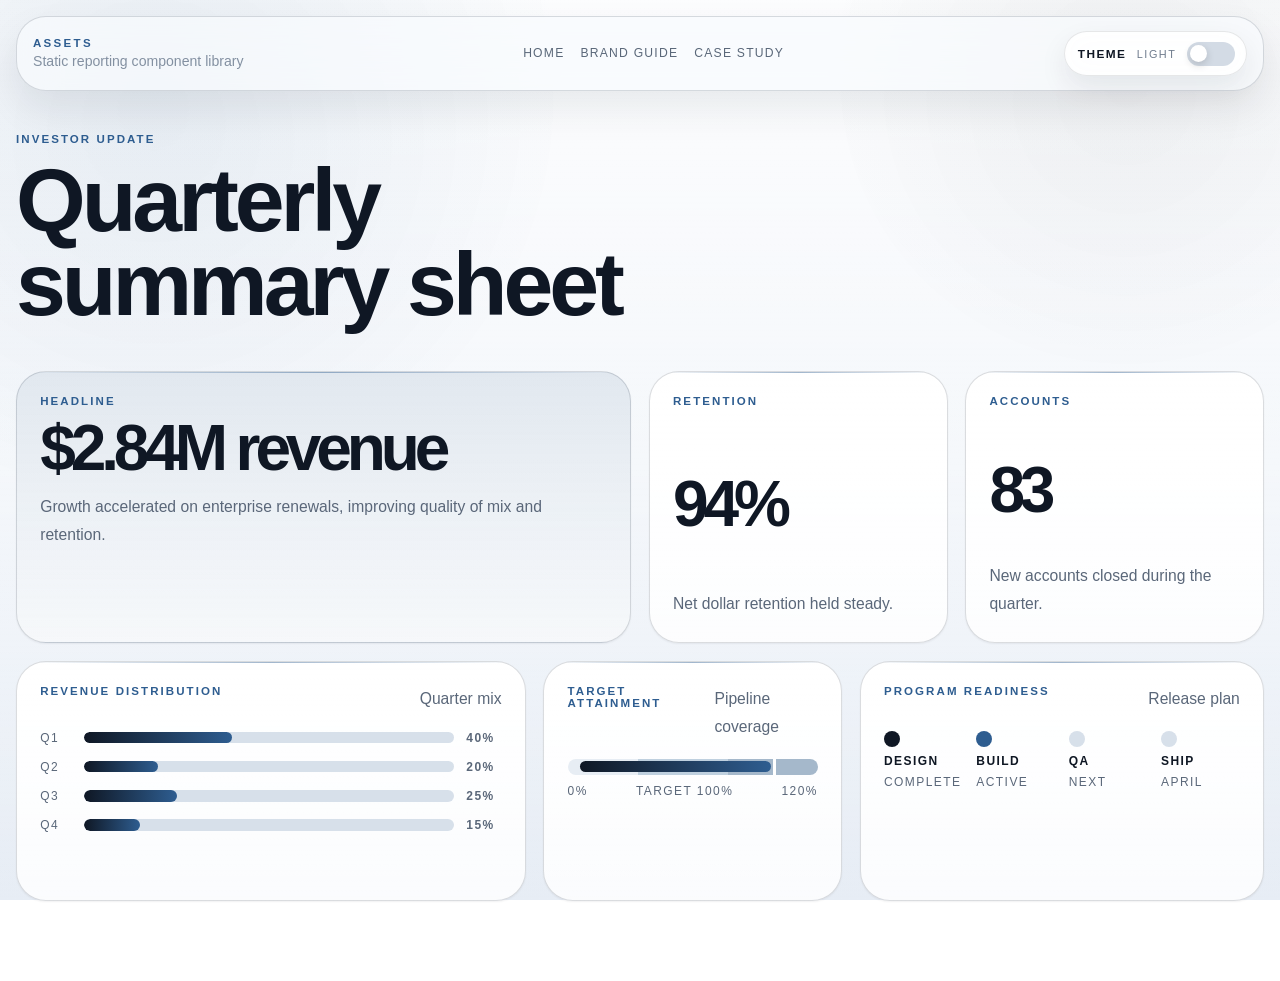
<file: investor_update.html>
<!DOCTYPE html>
<html lang="en">
<head>
  <meta charset="UTF-8" />
  <meta name="viewport" content="width=device-width, initial-scale=1.0" />
  <title>Investor Update | assets</title>
  <meta
    name="description"
    content="A board- and investor-facing summary composition built from the assets system for formal quarterly communication."
  />
  <script>
    (function () {
      var key = "assets-theme";
      var theme = null;
      try { theme = localStorage.getItem(key); } catch (error) {}
      if (theme !== "light" && theme !== "dark") {
        theme = window.matchMedia && window.matchMedia("(prefers-color-scheme: dark)").matches ? "dark" : "light";
      }
      document.documentElement.dataset.theme = theme;
    })();
  </script>
  <link rel="stylesheet" href="theme.css?v=20260323f" />
  <link rel="stylesheet" href="investor_update.css?v=20260323f" />
</head>
<body>
  <header class="site-header">
    <div class="site-header-inner">
      <a class="site-brand" href="index.html">
        <span class="site-brand-mark">assets</span>
        <span class="site-brand-copy">Static reporting component library</span>
      </a>
      <nav class="site-nav" aria-label="Primary">
        <a href="index.html">Home</a>
        <a href="brand_guide.html">Brand guide</a>
        <a href="case_study.html">Case study</a>
      </nav>
      <button class="theme-toggle" type="button" data-theme-toggle aria-label="Toggle dark mode" aria-pressed="false">
        <span class="theme-toggle-label">Theme</span>
        <span class="theme-toggle-state">Light</span>
        <span class="theme-toggle-switch" aria-hidden="true"></span>
      </button>
    </div>
  </header>
  <main class="sheet-shell">
    <section class="sheet-head">
      <p class="eyebrow">Investor Update</p>
      <h1>Quarterly summary sheet</h1>
    </section>
    <section class="sheet-grid">
      <article class="sheet-card hero-card">
        <p class="label">Headline</p>
        <strong>$2.84M revenue</strong>
        <p>Growth accelerated on enterprise renewals, improving quality of mix and retention.</p>
      </article>
      <article class="sheet-card metric-card">
        <p class="label">Retention</p>
        <strong>94%</strong>
        <span>Net dollar retention held steady.</span>
      </article>
      <article class="sheet-card metric-card">
        <p class="label">Accounts</p>
        <strong>83</strong>
        <span>New accounts closed during the quarter.</span>
      </article>
      <article class="sheet-card bar-card">
        <div class="card-head">
          <p class="label">Revenue Distribution</p>
          <span>Quarter mix</span>
        </div>
        <div class="rows">
          <div><span>Q1</span><i><b style="width:40%"></b></i><strong>40%</strong></div>
          <div><span>Q2</span><i><b style="width:20%"></b></i><strong>20%</strong></div>
          <div><span>Q3</span><i><b style="width:25%"></b></i><strong>25%</strong></div>
          <div><span>Q4</span><i><b style="width:15%"></b></i><strong>15%</strong></div>
        </div>
      </article>
      <article class="sheet-card bullet-card">
        <div class="card-head">
          <p class="label">Target Attainment</p>
          <span>Pipeline coverage</span>
        </div>
        <div class="bullet">
          <span class="range low"></span>
          <span class="range mid"></span>
          <span class="range high"></span>
          <span class="measure"></span>
          <span class="target"></span>
        </div>
        <div class="bullet-meta">
          <span>0%</span>
          <span>Target 100%</span>
          <span>120%</span>
        </div>
      </article>
      <article class="sheet-card timeline-card">
        <div class="card-head">
          <p class="label">Program Readiness</p>
          <span>Release plan</span>
        </div>
        <div class="timeline">
          <div><b class="done"></b><strong>Design</strong><span>Complete</span></div>
          <div><b class="current"></b><strong>Build</strong><span>Active</span></div>
          <div><b></b><strong>QA</strong><span>Next</span></div>
          <div><b></b><strong>Ship</strong><span>April</span></div>
        </div>
      </article>
    </section>
  </main>
  <script src="theme.js?v=20260323f"></script>
</body>
</html>
</file>
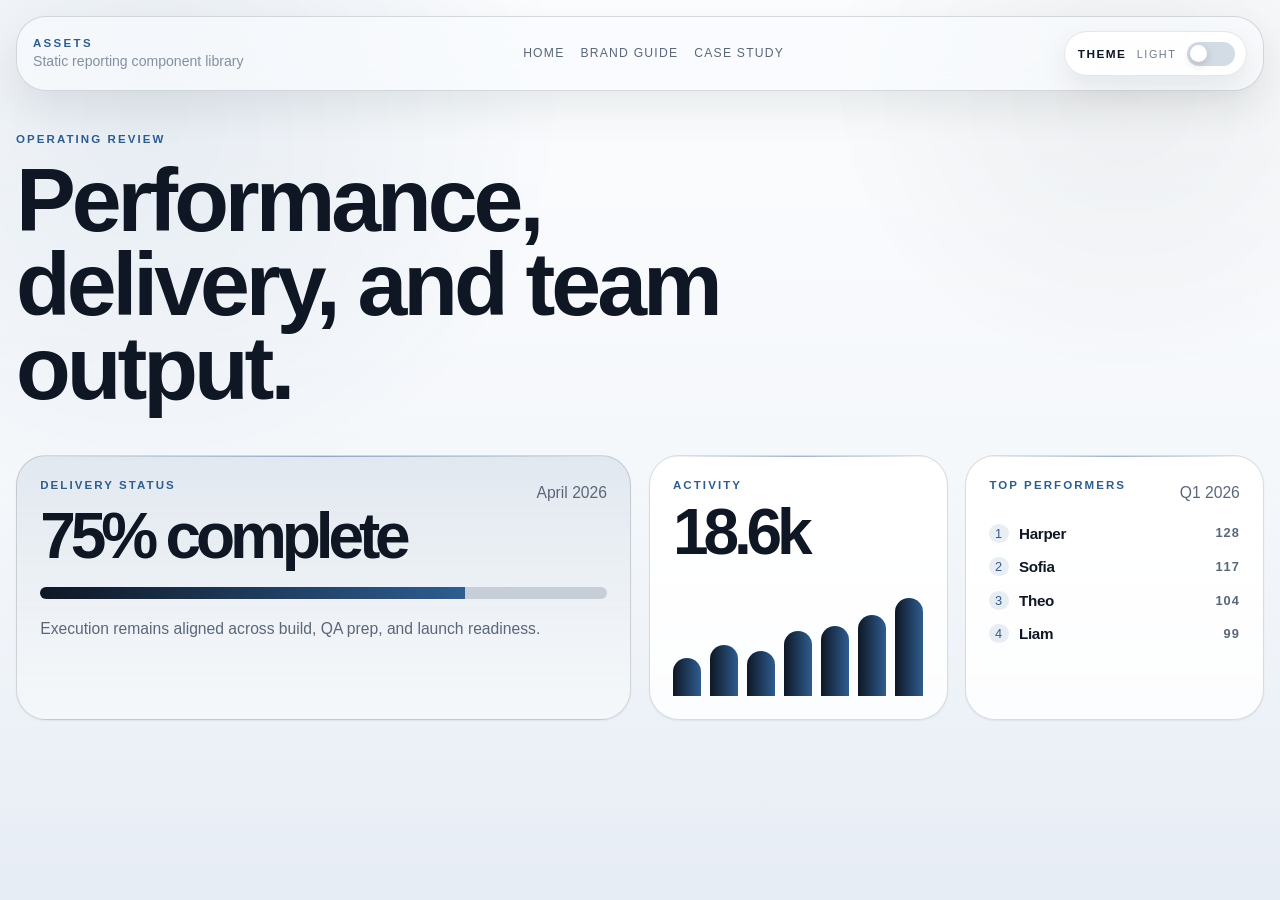
<file: operating_review.html>
<!DOCTYPE html>
<html lang="en">
<head>
  <meta charset="UTF-8" />
  <meta name="viewport" content="width=device-width, initial-scale=1.0" />
  <title>Operating Review | assets</title>
  <meta
    name="description"
    content="A dense internal operating review composition from the assets system for recurring leadership and delivery check-ins."
  />
  <script>
    (function () {
      var key = "assets-theme";
      var theme = null;
      try { theme = localStorage.getItem(key); } catch (error) {}
      if (theme !== "light" && theme !== "dark") {
        theme = window.matchMedia && window.matchMedia("(prefers-color-scheme: dark)").matches ? "dark" : "light";
      }
      document.documentElement.dataset.theme = theme;
    })();
  </script>
  <link rel="stylesheet" href="theme.css?v=20260323f" />
  <link rel="stylesheet" href="operating_review.css?v=20260323f" />
</head>
<body>
  <header class="site-header">
    <div class="site-header-inner">
      <a class="site-brand" href="index.html">
        <span class="site-brand-mark">assets</span>
        <span class="site-brand-copy">Static reporting component library</span>
      </a>
      <nav class="site-nav" aria-label="Primary">
        <a href="index.html">Home</a>
        <a href="brand_guide.html">Brand guide</a>
        <a href="case_study.html">Case study</a>
      </nav>
      <button class="theme-toggle" type="button" data-theme-toggle aria-label="Toggle dark mode" aria-pressed="false">
        <span class="theme-toggle-label">Theme</span>
        <span class="theme-toggle-state">Light</span>
        <span class="theme-toggle-switch" aria-hidden="true"></span>
      </button>
    </div>
  </header>
  <main class="review-shell">
    <section class="review-head">
      <p class="eyebrow">Operating Review</p>
      <h1>Performance, delivery, and team output.</h1>
    </section>
    <section class="review-grid">
      <article class="review-card large">
        <div class="head-row">
          <p class="label">Delivery status</p>
          <span>April 2026</span>
        </div>
        <strong>75% complete</strong>
        <div class="progress-track"><span class="fill"></span><span class="rest"></span></div>
        <p>Execution remains aligned across build, QA prep, and launch readiness.</p>
      </article>
      <article class="review-card">
        <p class="label">Activity</p>
        <strong>18.6k</strong>
        <div class="sparkline" aria-hidden="true">
          <span style="--value: 34%"></span>
          <span style="--value: 46%"></span>
          <span style="--value: 40%"></span>
          <span style="--value: 58%"></span>
          <span style="--value: 63%"></span>
          <span style="--value: 72%"></span>
          <span style="--value: 88%"></span>
        </div>
      </article>
      <article class="review-card">
        <div class="head-row">
          <p class="label">Top performers</p>
          <span>Q1 2026</span>
        </div>
        <div class="leaderboard">
          <div><span>1</span><b>Harper</b><strong>128</strong></div>
          <div><span>2</span><b>Sofia</b><strong>117</strong></div>
          <div><span>3</span><b>Theo</b><strong>104</strong></div>
          <div><span>4</span><b>Liam</b><strong>99</strong></div>
        </div>
      </article>
    </section>
  </main>
  <script src="theme.js?v=20260323f"></script>
</body>
</html>
</file>
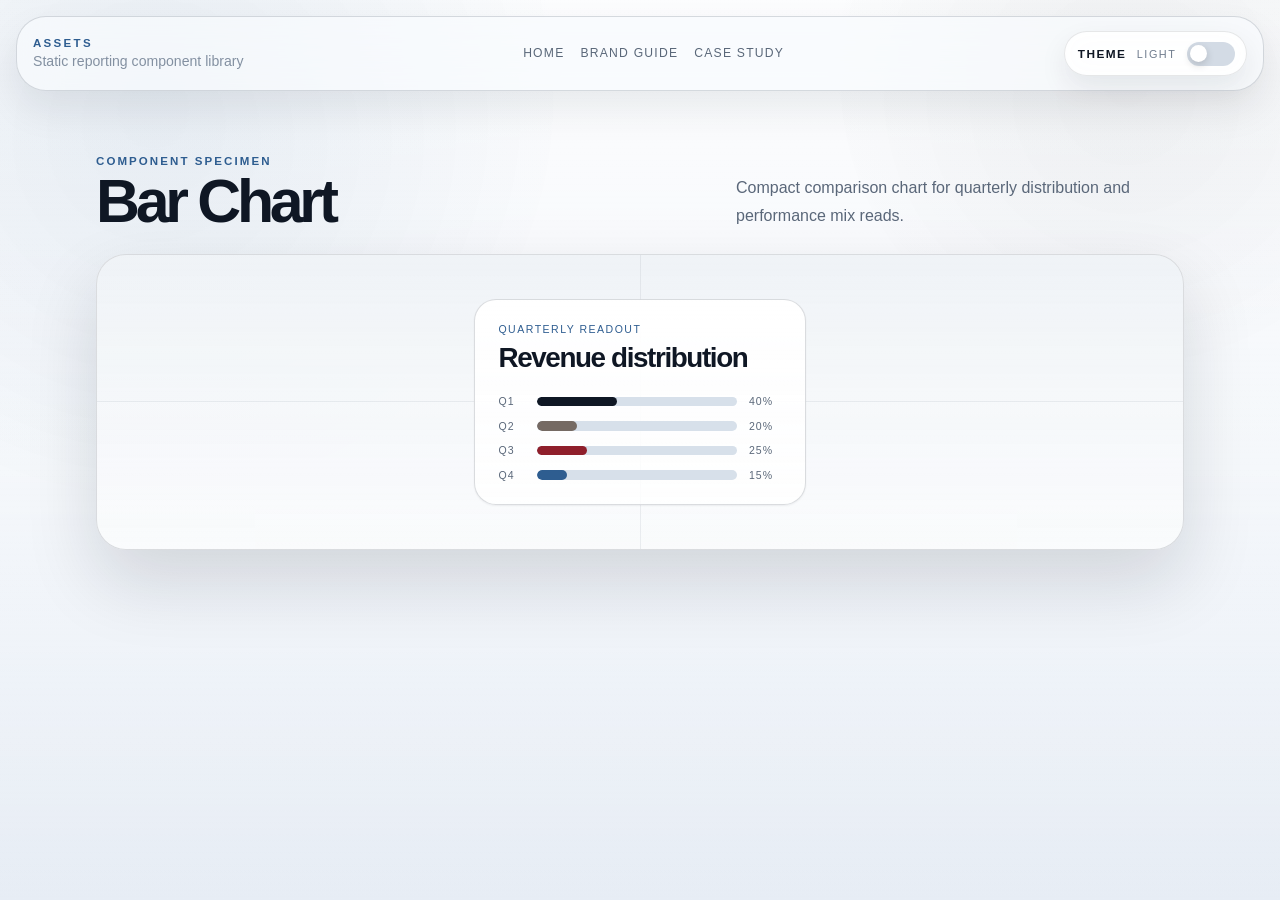
<file: bar_chart/bar_chart_chart.html>
<!DOCTYPE html>
<html lang="en">
<head>
  <meta charset="UTF-8" />
  <meta name="viewport" content="width=device-width, initial-scale=1.0" />
  <title>Bar Chart Specimen | assets</title>
  <meta
    name="description"
    content="Standalone bar chart specimen from the assets system for compact comparison and quarterly distribution reads."
  />
  <script>
    (function () {
      var key = "assets-theme";
      var theme = null;

      try {
        theme = localStorage.getItem(key);
      } catch (error) {}

      if (theme !== "light" && theme !== "dark") {
        theme = window.matchMedia && window.matchMedia("(prefers-color-scheme: dark)").matches
          ? "dark"
          : "light";
      }

      document.documentElement.dataset.theme = theme;
    })();
  </script>
  <link rel="stylesheet" href="../theme.css?v=20260323f" />
  <link rel="stylesheet" href="bar_chart_chart.css?v=20260323f" />
</head>
<body>
  <header class="site-header">
    <div class="site-header-inner">
      <a class="site-brand" href="../index.html">
        <span class="site-brand-mark">assets</span>
        <span class="site-brand-copy">Static reporting component library</span>
      </a>
      <nav class="site-nav" aria-label="Primary">
        <a href="../index.html">Home</a>
        <a href="../brand_guide.html">Brand guide</a>
        <a href="../case_study.html">Case study</a>
      </nav>
      <button class="theme-toggle" type="button" data-theme-toggle aria-label="Toggle dark mode" aria-pressed="false">
        <span class="theme-toggle-label">Theme</span>
        <span class="theme-toggle-state">Light</span>
        <span class="theme-toggle-switch" aria-hidden="true"></span>
      </button>
    </div>
  </header>
  <p id="bar-chart-summary" class="sr-only">Revenue distribution by quarter: Q1 40 percent, Q2 20 percent, Q3 25 percent, Q4 15 percent.</p>
  <main class="specimen-shell">
    <section class="specimen-intro">
      <div>
        <p class="specimen-kicker">Component Specimen</p>
        <h1 class="specimen-title">Bar Chart</h1>
      </div>
      <p class="specimen-note">Compact comparison chart for quarterly distribution and performance mix reads.</p>
    </section>
    <section class="specimen-stage" role="img" aria-labelledby="bar-chart-summary">
      <div class="chart-wrapper">
        <div class="chart-card">
          <div class="chart-header">
            <p class="eyebrow">Quarterly Readout</p>
            <strong>Revenue distribution</strong>
          </div>
          <div class="bar-group">
            <div class="bar-row">
              <span class="bar-label">Q1</span>
              <div class="bar-track"><div class="bar bar-q1"></div></div>
              <span class="bar-value">40%</span>
            </div>
            <div class="bar-row">
              <span class="bar-label">Q2</span>
              <div class="bar-track"><div class="bar bar-q2"></div></div>
              <span class="bar-value">20%</span>
            </div>
            <div class="bar-row">
              <span class="bar-label">Q3</span>
              <div class="bar-track"><div class="bar bar-q3"></div></div>
              <span class="bar-value">25%</span>
            </div>
            <div class="bar-row">
              <span class="bar-label">Q4</span>
              <div class="bar-track"><div class="bar bar-q4"></div></div>
              <span class="bar-value">15%</span>
            </div>
          </div>
        </div>
      </div>
    </section>
  </main>
  <script src="../theme.js?v=20260323f"></script>
</body>
</html>
</file>
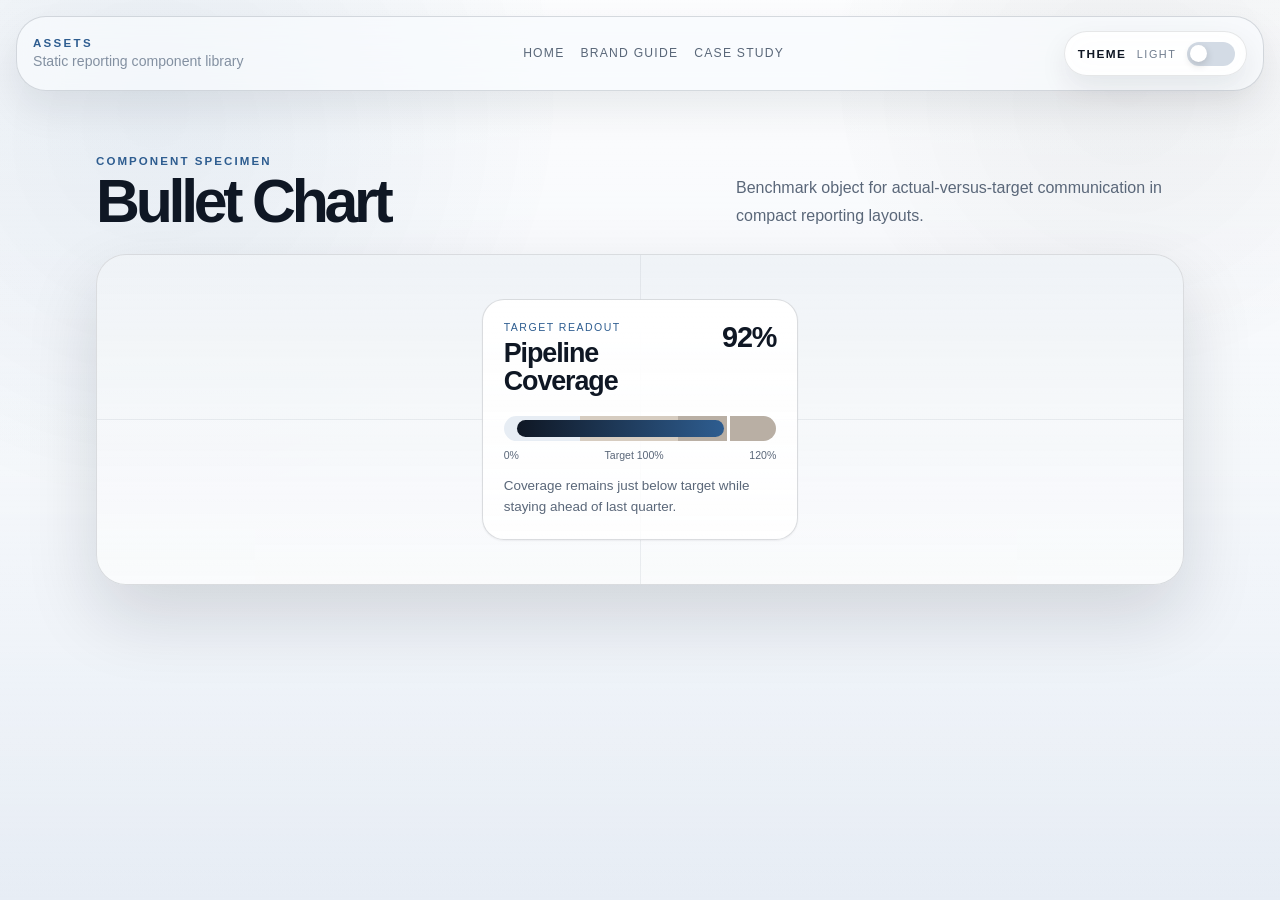
<file: bullet_chart/bullet_chart.html>
<!DOCTYPE html>
<html lang="en">
<head>
  <meta charset="UTF-8" />
  <meta name="viewport" content="width=device-width, initial-scale=1.0" />
  <title>Bullet Chart Specimen | assets</title>
  <meta
    name="description"
    content="Standalone bullet chart specimen from the assets system for target attainment and benchmark communication."
  />
  <script>
    (function () {
      var key = "assets-theme";
      var theme = null;

      try {
        theme = localStorage.getItem(key);
      } catch (error) {}

      if (theme !== "light" && theme !== "dark") {
        theme = window.matchMedia && window.matchMedia("(prefers-color-scheme: dark)").matches
          ? "dark"
          : "light";
      }

      document.documentElement.dataset.theme = theme;
    })();
  </script>
  <link rel="stylesheet" href="../theme.css?v=20260323f" />
  <link rel="stylesheet" href="bullet_chart.css?v=20260323f" />
</head>
<body>
  <header class="site-header">
    <div class="site-header-inner">
      <a class="site-brand" href="../index.html">
        <span class="site-brand-mark">assets</span>
        <span class="site-brand-copy">Static reporting component library</span>
      </a>
      <nav class="site-nav" aria-label="Primary">
        <a href="../index.html">Home</a>
        <a href="../brand_guide.html">Brand guide</a>
        <a href="../case_study.html">Case study</a>
      </nav>
      <button class="theme-toggle" type="button" data-theme-toggle aria-label="Toggle dark mode" aria-pressed="false">
        <span class="theme-toggle-label">Theme</span>
        <span class="theme-toggle-state">Light</span>
        <span class="theme-toggle-switch" aria-hidden="true"></span>
      </button>
    </div>
  </header>
  <p id="bullet-chart-summary" class="sr-only">Pipeline coverage bullet chart showing 92 percent against a target of 100 percent on a scale up to 120 percent.</p>
  <main class="specimen-shell">
    <section class="specimen-intro">
      <div>
        <p class="specimen-kicker">Component Specimen</p>
        <h1 class="specimen-title">Bullet Chart</h1>
      </div>
      <p class="specimen-note">Benchmark object for actual-versus-target communication in compact reporting layouts.</p>
    </section>
    <section class="specimen-stage" aria-labelledby="bullet-chart-summary">
      <article class="bullet-card">
        <div class="card-head">
          <div>
            <p class="eyebrow">Target Readout</p>
            <h1>Pipeline Coverage</h1>
          </div>
          <span class="headline">92%</span>
        </div>
        <div class="bullet-scale" aria-hidden="true">
          <span class="range range-low"></span>
          <span class="range range-mid"></span>
          <span class="range range-high"></span>
          <span class="measure"></span>
          <span class="target"></span>
        </div>
        <div class="scale-labels">
          <span>0%</span>
          <span>Target 100%</span>
          <span>120%</span>
        </div>
        <p class="footnote">Coverage remains just below target while staying ahead of last quarter.</p>
      </article>
    </section>
  </main>
  <script src="../theme.js?v=20260323f"></script>
</body>
</html>
</file>
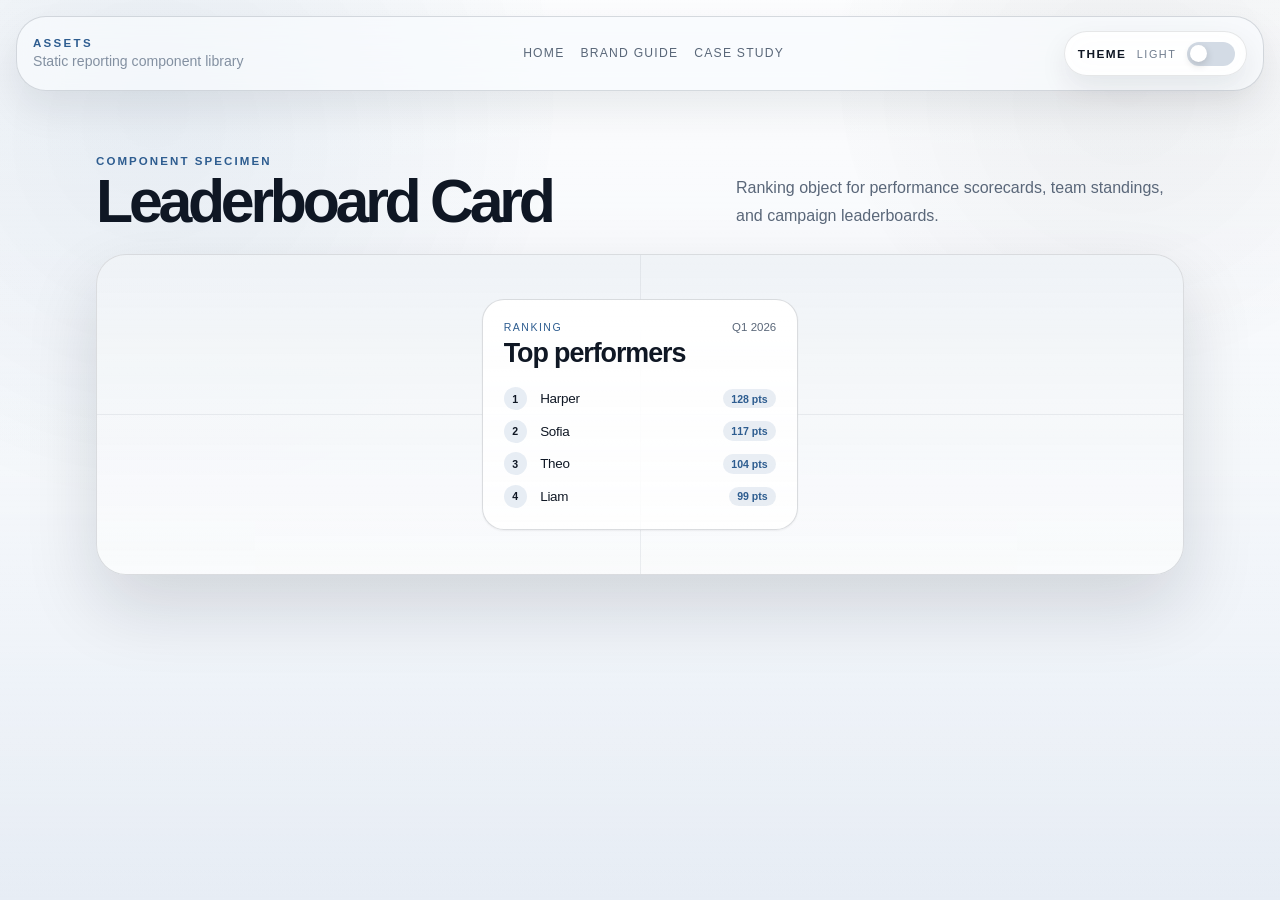
<file: leaderboard_card/leaderboard_card.html>
<!DOCTYPE html>
<html lang="en">
<head>
  <meta charset="UTF-8" />
  <meta name="viewport" content="width=device-width, initial-scale=1.0" />
  <title>Leaderboard Card Specimen | assets</title>
  <meta
    name="description"
    content="Standalone leaderboard card specimen from the assets system for ranking and performance scorecards."
  />
  <script>
    (function () {
      var key = "assets-theme";
      var theme = null;

      try {
        theme = localStorage.getItem(key);
      } catch (error) {}

      if (theme !== "light" && theme !== "dark") {
        theme = window.matchMedia && window.matchMedia("(prefers-color-scheme: dark)").matches
          ? "dark"
          : "light";
      }

      document.documentElement.dataset.theme = theme;
    })();
  </script>
  <link rel="stylesheet" href="../theme.css?v=20260323f" />
  <link rel="stylesheet" href="leaderboard_card.css?v=20260323f" />
</head>
<body>
  <header class="site-header">
    <div class="site-header-inner">
      <a class="site-brand" href="../index.html">
        <span class="site-brand-mark">assets</span>
        <span class="site-brand-copy">Static reporting component library</span>
      </a>
      <nav class="site-nav" aria-label="Primary">
        <a href="../index.html">Home</a>
        <a href="../brand_guide.html">Brand guide</a>
        <a href="../case_study.html">Case study</a>
      </nav>
      <button class="theme-toggle" type="button" data-theme-toggle aria-label="Toggle dark mode" aria-pressed="false">
        <span class="theme-toggle-label">Theme</span>
        <span class="theme-toggle-state">Light</span>
        <span class="theme-toggle-switch" aria-hidden="true"></span>
      </button>
    </div>
  </header>
  <p id="leaderboard-summary" class="sr-only">Top performers leaderboard for Q1 2026. Harper leads with 128 points, followed by Sofia with 117, Theo with 104, and Liam with 99.</p>
  <main class="specimen-shell">
    <section class="specimen-intro">
      <div>
        <p class="specimen-kicker">Component Specimen</p>
        <h1 class="specimen-title">Leaderboard Card</h1>
      </div>
      <p class="specimen-note">Ranking object for performance scorecards, team standings, and campaign leaderboards.</p>
    </section>
    <section class="specimen-stage" aria-labelledby="leaderboard-summary">
      <section class="leaderboard-card">
        <div class="header-row">
          <div>
            <p class="eyebrow">Ranking</p>
            <h1>Top performers</h1>
          </div>
          <span class="period">Q1 2026</span>
        </div>
        <div class="rows">
          <div class="row">
            <span class="rank">1</span>
            <span class="name">Harper</span>
            <span class="score">128 pts</span>
          </div>
          <div class="row">
            <span class="rank">2</span>
            <span class="name">Sofia</span>
            <span class="score">117 pts</span>
          </div>
          <div class="row">
            <span class="rank">3</span>
            <span class="name">Theo</span>
            <span class="score">104 pts</span>
          </div>
          <div class="row">
            <span class="rank">4</span>
            <span class="name">Liam</span>
            <span class="score">99 pts</span>
          </div>
        </div>
      </section>
    </section>
  </main>
  <script src="../theme.js?v=20260323f"></script>
</body>
</html>
</file>
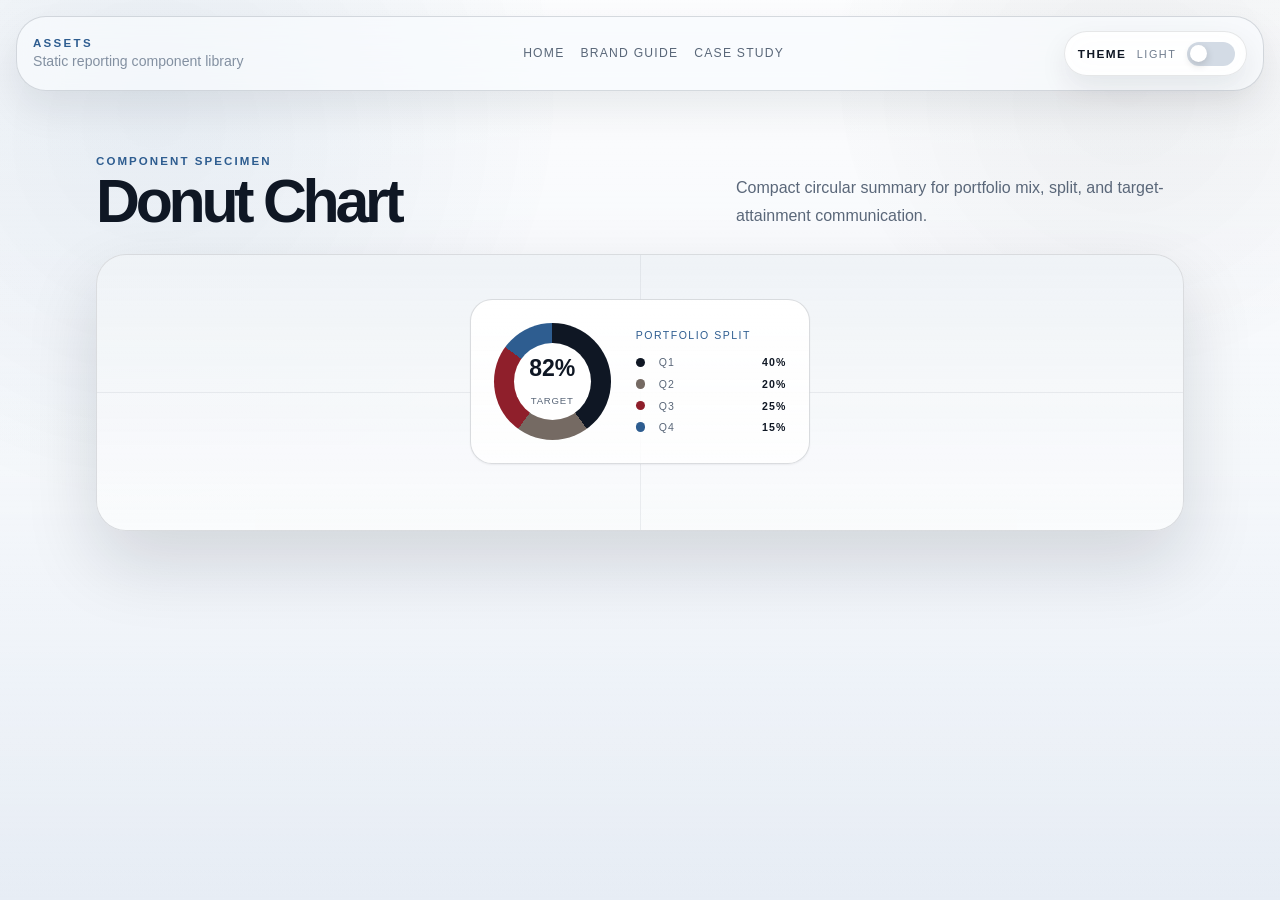
<file: pie_chart/pie_chart_chart.html>
<!DOCTYPE html>
<html lang="en">
<head>
  <meta charset="UTF-8" />
  <meta name="viewport" content="width=device-width, initial-scale=1.0" />
  <title>Donut Chart Specimen | assets</title>
  <meta
    name="description"
    content="Standalone donut chart specimen from the assets system for portfolio split and attainment summaries."
  />
  <script>
    (function () {
      var key = "assets-theme";
      var theme = null;

      try {
        theme = localStorage.getItem(key);
      } catch (error) {}

      if (theme !== "light" && theme !== "dark") {
        theme = window.matchMedia && window.matchMedia("(prefers-color-scheme: dark)").matches
          ? "dark"
          : "light";
      }

      document.documentElement.dataset.theme = theme;
    })();
  </script>
  <link rel="stylesheet" href="../theme.css?v=20260323f" />
  <link rel="stylesheet" href="pie_chart_chart.css?v=20260323f" />
</head>
<body>
  <header class="site-header">
    <div class="site-header-inner">
      <a class="site-brand" href="../index.html">
        <span class="site-brand-mark">assets</span>
        <span class="site-brand-copy">Static reporting component library</span>
      </a>
      <nav class="site-nav" aria-label="Primary">
        <a href="../index.html">Home</a>
        <a href="../brand_guide.html">Brand guide</a>
        <a href="../case_study.html">Case study</a>
      </nav>
      <button class="theme-toggle" type="button" data-theme-toggle aria-label="Toggle dark mode" aria-pressed="false">
        <span class="theme-toggle-label">Theme</span>
        <span class="theme-toggle-state">Light</span>
        <span class="theme-toggle-switch" aria-hidden="true"></span>
      </button>
    </div>
  </header>
  <p id="pie-chart-summary" class="sr-only">Portfolio split donut chart with total target hit at 82 percent. Q1 is 40 percent, Q2 is 20 percent, Q3 is 25 percent, and Q4 is 15 percent.</p>
  <main class="specimen-shell">
    <section class="specimen-intro">
      <div>
        <p class="specimen-kicker">Component Specimen</p>
        <h1 class="specimen-title">Donut Chart</h1>
      </div>
      <p class="specimen-note">Compact circular summary for portfolio mix, split, and target-attainment communication.</p>
    </section>
    <section class="specimen-stage" role="img" aria-labelledby="pie-chart-summary">
      <div class="chart-wrapper">
        <div class="chart-card">
          <div class="pie-shell">
            <div class="pie">
              <div class="pie-center">
                <strong>82%</strong>
                <span>Target</span>
              </div>
            </div>
          </div>
          <div class="legend">
            <p class="eyebrow">Portfolio Split</p>
            <div class="legend-row"><span class="swatch swatch-q1"></span><span>Q1</span><strong>40%</strong></div>
            <div class="legend-row"><span class="swatch swatch-q2"></span><span>Q2</span><strong>20%</strong></div>
            <div class="legend-row"><span class="swatch swatch-q3"></span><span>Q3</span><strong>25%</strong></div>
            <div class="legend-row"><span class="swatch swatch-q4"></span><span>Q4</span><strong>15%</strong></div>
          </div>
        </div>
      </div>
    </section>
  </main>
  <script src="../theme.js?v=20260323f"></script>
</body>
</html>
</file>
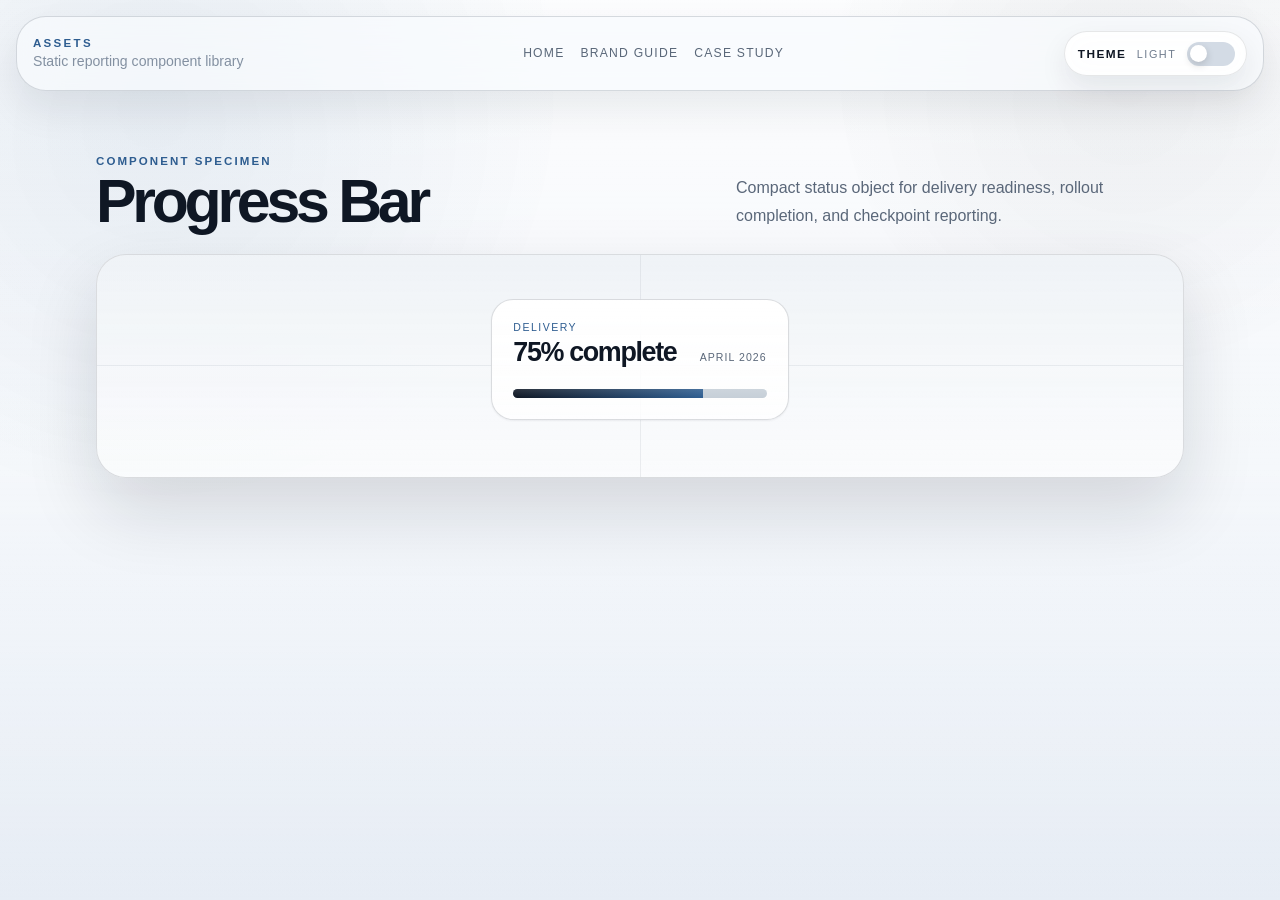
<file: progress_bar/progress_bar.html>
<!DOCTYPE html>
<html lang="en">
<head>
  <meta charset="UTF-8" />
  <meta name="viewport" content="width=device-width, initial-scale=1.0" />
  <title>Progress Bar Specimen | assets</title>
  <meta
    name="description"
    content="Standalone progress bar specimen from the assets system for delivery status and milestone completion readouts."
  />
  <script>
    (function () {
      var key = "assets-theme";
      var theme = null;

      try {
        theme = localStorage.getItem(key);
      } catch (error) {}

      if (theme !== "light" && theme !== "dark") {
        theme = window.matchMedia && window.matchMedia("(prefers-color-scheme: dark)").matches
          ? "dark"
          : "light";
      }

      document.documentElement.dataset.theme = theme;
    })();
  </script>
  <link rel="stylesheet" href="../theme.css?v=20260323f" />
  <link rel="stylesheet" href="progress_bar.css?v=20260323f" />
</head>
<body>
  <header class="site-header">
    <div class="site-header-inner">
      <a class="site-brand" href="../index.html">
        <span class="site-brand-mark">assets</span>
        <span class="site-brand-copy">Static reporting component library</span>
      </a>
      <nav class="site-nav" aria-label="Primary">
        <a href="../index.html">Home</a>
        <a href="../brand_guide.html">Brand guide</a>
        <a href="../case_study.html">Case study</a>
      </nav>
      <button class="theme-toggle" type="button" data-theme-toggle aria-label="Toggle dark mode" aria-pressed="false">
        <span class="theme-toggle-label">Theme</span>
        <span class="theme-toggle-state">Light</span>
        <span class="theme-toggle-switch" aria-hidden="true"></span>
      </button>
    </div>
  </header>
  <p id="progress-summary" class="sr-only">Delivery progress card showing 75 percent complete with target date April 2026.</p>
  <main class="specimen-shell">
    <section class="specimen-intro">
      <div>
        <p class="specimen-kicker">Component Specimen</p>
        <h1 class="specimen-title">Progress Bar</h1>
      </div>
      <p class="specimen-note">Compact status object for delivery readiness, rollout completion, and checkpoint reporting.</p>
    </section>
    <section class="specimen-stage" aria-labelledby="progress-summary">
      <div class="bounding-box">
        <div class="progress-card">
          <div class="progress-copy">
            <p class="eyebrow">Delivery</p>
            <div class="progress-heading">
              <strong>75% complete</strong>
              <span>April 2026</span>
            </div>
          </div>
          <div class="progress-bar">
            <div class="progress-left"></div>
            <div class="progress-right"></div>
            <div class="progress-gloss"></div>
          </div>
        </div>
      </div>
    </section>
  </main>
  <script src="../theme.js?v=20260323f"></script>
</body>
</html>
</file>
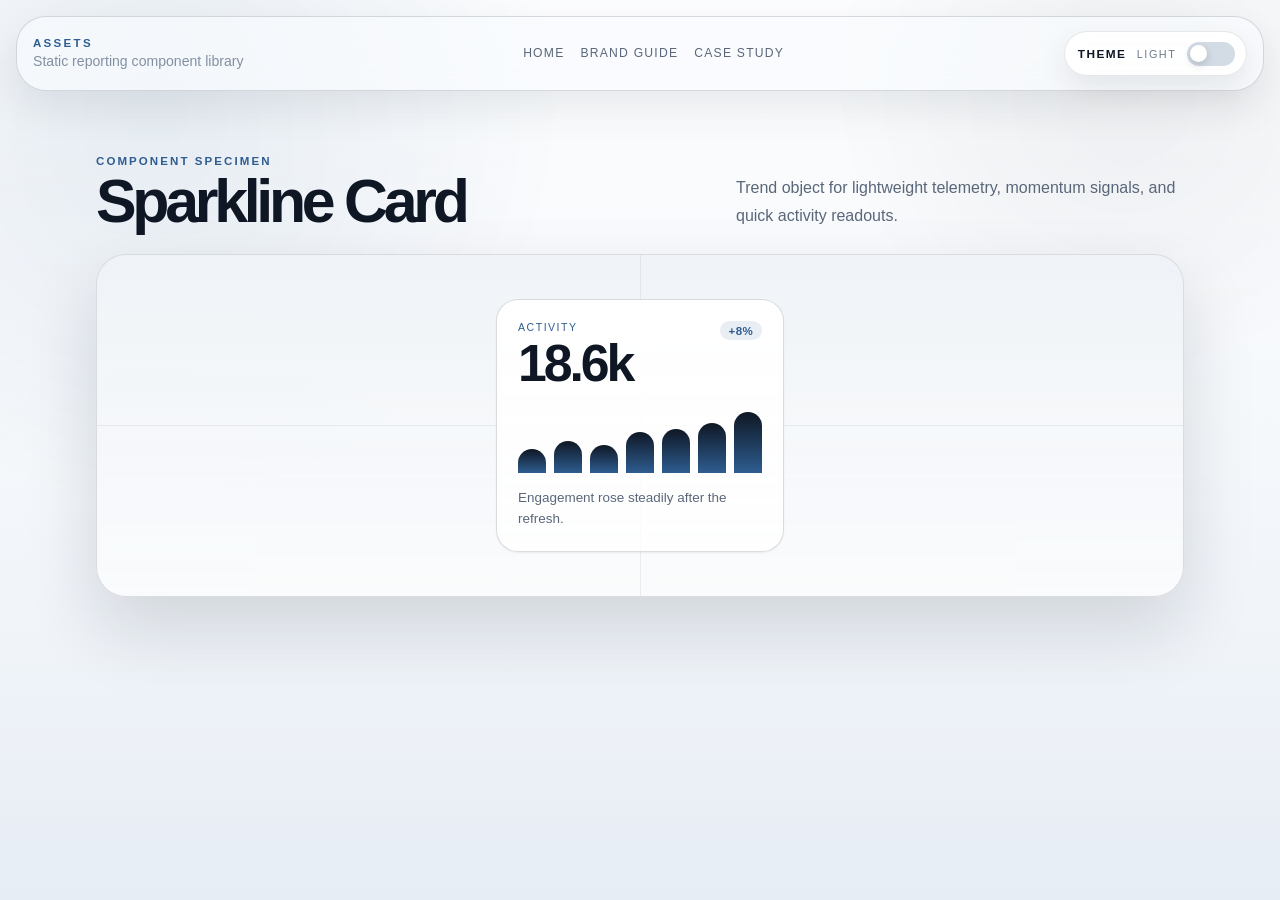
<file: sparkline_card/sparkline_card.html>
<!DOCTYPE html>
<html lang="en">
<head>
  <meta charset="UTF-8" />
  <meta name="viewport" content="width=device-width, initial-scale=1.0" />
  <title>Sparkline Card Specimen | assets</title>
  <meta
    name="description"
    content="Standalone sparkline card specimen from the assets system for trend callouts and lightweight telemetry summaries."
  />
  <script>
    (function () {
      var key = "assets-theme";
      var theme = null;

      try {
        theme = localStorage.getItem(key);
      } catch (error) {}

      if (theme !== "light" && theme !== "dark") {
        theme = window.matchMedia && window.matchMedia("(prefers-color-scheme: dark)").matches
          ? "dark"
          : "light";
      }

      document.documentElement.dataset.theme = theme;
    })();
  </script>
  <link rel="stylesheet" href="../theme.css?v=20260323f" />
  <link rel="stylesheet" href="sparkline_card.css?v=20260323f" />
</head>
<body>
  <header class="site-header">
    <div class="site-header-inner">
      <a class="site-brand" href="../index.html">
        <span class="site-brand-mark">assets</span>
        <span class="site-brand-copy">Static reporting component library</span>
      </a>
      <nav class="site-nav" aria-label="Primary">
        <a href="../index.html">Home</a>
        <a href="../brand_guide.html">Brand guide</a>
        <a href="../case_study.html">Case study</a>
      </nav>
      <button class="theme-toggle" type="button" data-theme-toggle aria-label="Toggle dark mode" aria-pressed="false">
        <span class="theme-toggle-label">Theme</span>
        <span class="theme-toggle-state">Light</span>
        <span class="theme-toggle-switch" aria-hidden="true"></span>
      </button>
    </div>
  </header>
  <p id="sparkline-summary" class="sr-only">Activity sparkline card showing 18.6 thousand and an increase of 8 percent with a steady upward trend across seven bars.</p>
  <main class="specimen-shell">
    <section class="specimen-intro">
      <div>
        <p class="specimen-kicker">Component Specimen</p>
        <h1 class="specimen-title">Sparkline Card</h1>
      </div>
      <p class="specimen-note">Trend object for lightweight telemetry, momentum signals, and quick activity readouts.</p>
    </section>
    <section class="specimen-stage" aria-labelledby="sparkline-summary">
      <article class="spark-card">
        <div class="copy-row">
          <div>
            <p class="eyebrow">Activity</p>
            <h1>18.6k</h1>
          </div>
          <span class="trend">+8%</span>
        </div>
        <div class="sparkline" aria-hidden="true">
          <span style="--value: 34%"></span>
          <span style="--value: 46%"></span>
          <span style="--value: 40%"></span>
          <span style="--value: 58%"></span>
          <span style="--value: 63%"></span>
          <span style="--value: 72%"></span>
          <span style="--value: 88%"></span>
        </div>
        <p class="caption">Engagement rose steadily after the refresh.</p>
      </article>
    </section>
  </main>
  <script src="../theme.js?v=20260323f"></script>
</body>
</html>
</file>
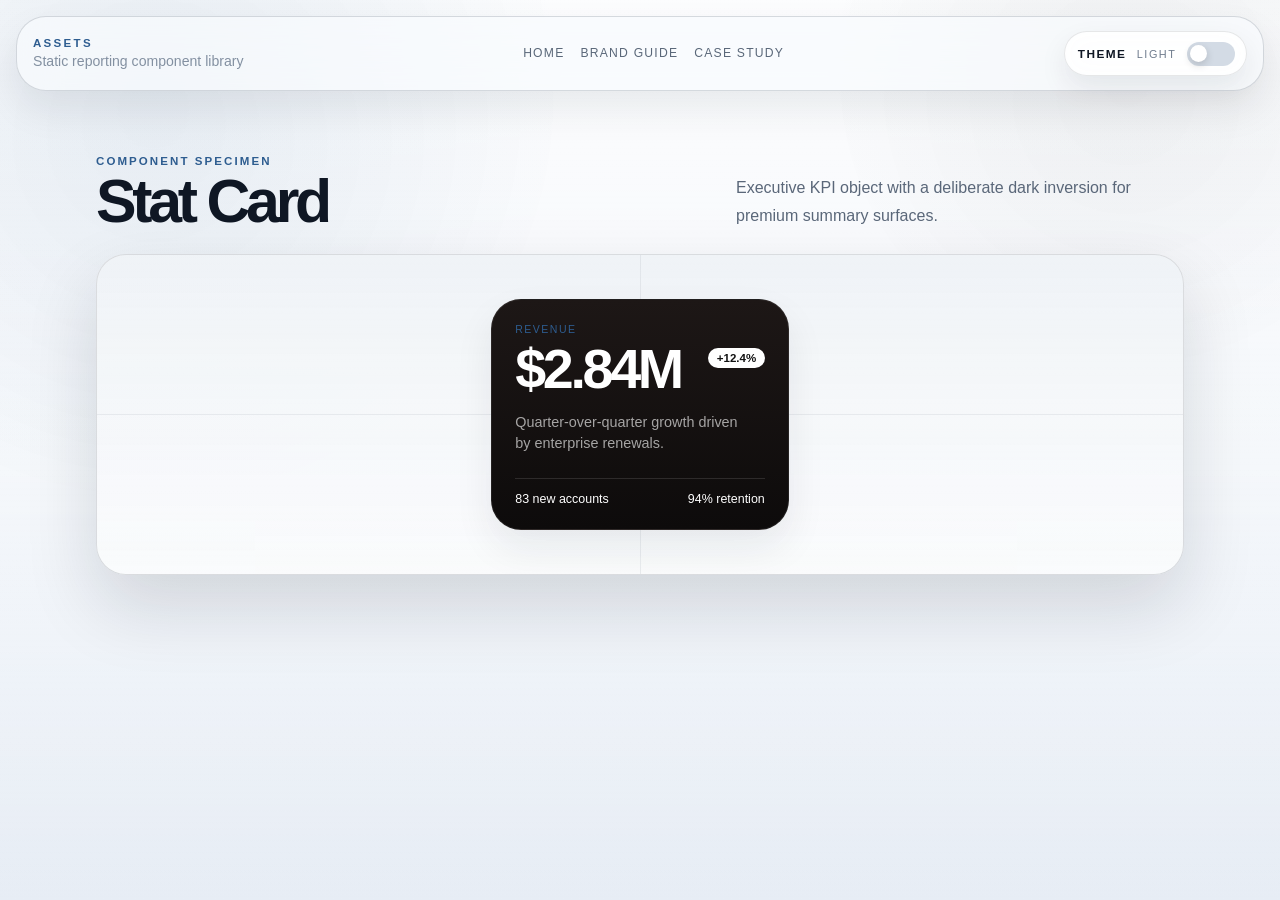
<file: stat_card/stat_card.html>
<!DOCTYPE html>
<html lang="en">
<head>
  <meta charset="UTF-8" />
  <meta name="viewport" content="width=device-width, initial-scale=1.0" />
  <title>Stat Card Specimen | assets</title>
  <meta
    name="description"
    content="Standalone stat card specimen from the assets system for executive KPI and summary reporting."
  />
  <script>
    (function () {
      var key = "assets-theme";
      var theme = null;

      try {
        theme = localStorage.getItem(key);
      } catch (error) {}

      if (theme !== "light" && theme !== "dark") {
        theme = window.matchMedia && window.matchMedia("(prefers-color-scheme: dark)").matches
          ? "dark"
          : "light";
      }

      document.documentElement.dataset.theme = theme;
    })();
  </script>
  <link rel="stylesheet" href="../theme.css?v=20260323f" />
  <link rel="stylesheet" href="stat_card.css?v=20260323f" />
</head>
<body>
  <header class="site-header">
    <div class="site-header-inner">
      <a class="site-brand" href="../index.html">
        <span class="site-brand-mark">assets</span>
        <span class="site-brand-copy">Static reporting component library</span>
      </a>
      <nav class="site-nav" aria-label="Primary">
        <a href="../index.html">Home</a>
        <a href="../brand_guide.html">Brand guide</a>
        <a href="../case_study.html">Case study</a>
      </nav>
      <button class="theme-toggle" type="button" data-theme-toggle aria-label="Toggle dark mode" aria-pressed="false">
        <span class="theme-toggle-label">Theme</span>
        <span class="theme-toggle-state">Light</span>
        <span class="theme-toggle-switch" aria-hidden="true"></span>
      </button>
    </div>
  </header>
  <p id="stat-card-summary" class="sr-only">Revenue stat card showing 2.84 million dollars, up 12.4 percent, with 83 new accounts and 94 percent retention.</p>
  <main class="specimen-shell">
    <section class="specimen-intro">
      <div>
        <p class="specimen-kicker">Component Specimen</p>
        <h1 class="specimen-title">Stat Card</h1>
      </div>
      <p class="specimen-note">Executive KPI object with a deliberate dark inversion for premium summary surfaces.</p>
    </section>
    <section class="specimen-stage" aria-labelledby="stat-card-summary">
      <article class="stat-card">
        <p class="eyebrow">Revenue</p>
        <div class="stat-row">
          <h1>$2.84M</h1>
          <span class="delta">+12.4%</span>
        </div>
        <p class="context">Quarter-over-quarter growth driven by enterprise renewals.</p>
        <div class="footer-row">
          <span>83 new accounts</span>
          <span>94% retention</span>
        </div>
      </article>
    </section>
  </main>
  <script src="../theme.js?v=20260323f"></script>
</body>
</html>
</file>
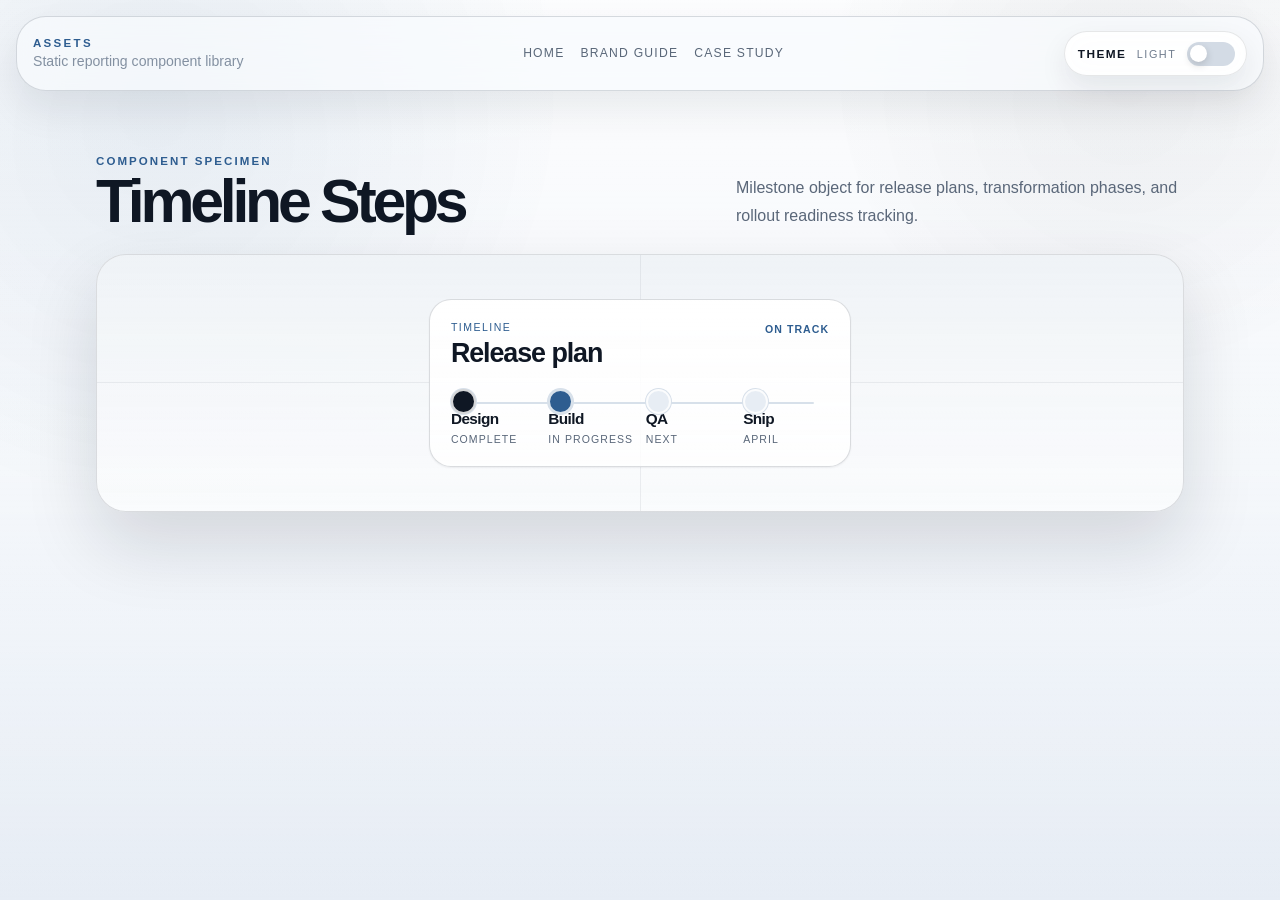
<file: timeline_steps/timeline_steps.html>
<!DOCTYPE html>
<html lang="en">
<head>
  <meta charset="UTF-8" />
  <meta name="viewport" content="width=device-width, initial-scale=1.0" />
  <title>Timeline Steps Specimen | assets</title>
  <meta
    name="description"
    content="Standalone timeline steps specimen from the assets system for release plans and milestone tracking."
  />
  <script>
    (function () {
      var key = "assets-theme";
      var theme = null;

      try {
        theme = localStorage.getItem(key);
      } catch (error) {}

      if (theme !== "light" && theme !== "dark") {
        theme = window.matchMedia && window.matchMedia("(prefers-color-scheme: dark)").matches
          ? "dark"
          : "light";
      }

      document.documentElement.dataset.theme = theme;
    })();
  </script>
  <link rel="stylesheet" href="../theme.css?v=20260323f" />
  <link rel="stylesheet" href="timeline_steps.css?v=20260323f" />
</head>
<body>
  <header class="site-header">
    <div class="site-header-inner">
      <a class="site-brand" href="../index.html">
        <span class="site-brand-mark">assets</span>
        <span class="site-brand-copy">Static reporting component library</span>
      </a>
      <nav class="site-nav" aria-label="Primary">
        <a href="../index.html">Home</a>
        <a href="../brand_guide.html">Brand guide</a>
        <a href="../case_study.html">Case study</a>
      </nav>
      <button class="theme-toggle" type="button" data-theme-toggle aria-label="Toggle dark mode" aria-pressed="false">
        <span class="theme-toggle-label">Theme</span>
        <span class="theme-toggle-state">Light</span>
        <span class="theme-toggle-switch" aria-hidden="true"></span>
      </button>
    </div>
  </header>
  <p id="timeline-summary" class="sr-only">Release plan timeline with Design complete, Build in progress, QA next, and Ship scheduled for April.</p>
  <main class="specimen-shell">
    <section class="specimen-intro">
      <div>
        <p class="specimen-kicker">Component Specimen</p>
        <h1 class="specimen-title">Timeline Steps</h1>
      </div>
      <p class="specimen-note">Milestone object for release plans, transformation phases, and rollout readiness tracking.</p>
    </section>
    <section class="specimen-stage" aria-labelledby="timeline-summary">
      <section class="timeline-card">
        <div class="header-row">
          <div>
            <p class="eyebrow">Timeline</p>
            <h1>Release plan</h1>
          </div>
          <span class="status-pill">On Track</span>
        </div>
        <div class="timeline">
          <article class="step is-complete">
            <span class="dot"></span>
            <strong>Design</strong>
            <span class="meta">Complete</span>
          </article>
          <article class="step is-current">
            <span class="dot"></span>
            <strong>Build</strong>
            <span class="meta">In progress</span>
          </article>
          <article class="step">
            <span class="dot"></span>
            <strong>QA</strong>
            <span class="meta">Next</span>
          </article>
          <article class="step">
            <span class="dot"></span>
            <strong>Ship</strong>
            <span class="meta">April</span>
          </article>
        </div>
      </section>
    </section>
  </main>
  <script src="../theme.js?v=20260323f"></script>
</body>
</html>
</file>
<file: theme.css>
:root {
  color-scheme: light;
  --theme-font-ui: "SF Pro Text", "SF Pro Display", "Segoe UI", "Helvetica Neue", Arial, sans-serif;
  --theme-font-display: var(--theme-font-ui);
  --theme-page-bg: linear-gradient(180deg, #f7f9fc 0%, #f1f5fa 52%, #e7edf5 100%);
  --theme-page-bg-fixed: fixed;
  --theme-page-glow:
    radial-gradient(circle at 12% 10%, rgba(46, 93, 144, 0.1), transparent 30%),
    radial-gradient(circle at 88% 8%, rgba(15, 23, 36, 0.06), transparent 22%),
    linear-gradient(180deg, rgba(255, 255, 255, 0.58), rgba(255, 255, 255, 0));
  --theme-surface: rgba(255, 255, 255, 0.82);
  --theme-surface-strong: #ffffff;
  --theme-surface-muted: #e7edf4;
  --theme-surface-overlay: rgba(255, 255, 255, 0.72);
  --theme-border: rgba(27, 42, 60, 0.1);
  --theme-border-strong: rgba(27, 42, 60, 0.16);
  --theme-text: #0f1724;
  --theme-text-muted: #5a6779;
  --theme-text-soft: #8390a1;
  --theme-accent: #2e5d90;
  --theme-accent-strong: #1f466e;
  --theme-accent-soft: rgba(46, 93, 144, 0.1);
  --theme-accent-rgb: 46, 93, 144;
  --theme-accent-line: rgba(46, 93, 144, 0.24);
  --theme-accent-wash: linear-gradient(180deg, rgba(46, 93, 144, 0.14), rgba(46, 93, 144, 0.03));
  --theme-accent-wash-soft: linear-gradient(180deg, rgba(46, 93, 144, 0.1), rgba(46, 93, 144, 0.02));
  --theme-neutral-strong: #0f1724;
  --theme-neutral-muted: #d7e0ea;
  --theme-ink-soft-fill: rgba(15, 23, 36, 0.08);
  --theme-ink-strong-fill: rgba(15, 23, 36, 0.14);
  --theme-shadow-xs: 0 1px 2px rgba(15, 23, 36, 0.06);
  --theme-shadow-sm: 0 18px 38px rgba(15, 23, 36, 0.08);
  --theme-shadow-md: 0 32px 72px rgba(15, 23, 36, 0.14);
  --theme-shadow-lg: 0 52px 120px rgba(15, 23, 36, 0.18);
  --theme-radius-sm: 14px;
  --theme-radius-md: 22px;
  --theme-radius-lg: 30px;
  --theme-radius-pill: 999px;
  --theme-space-1: 0.5rem;
  --theme-space-2: 0.75rem;
  --theme-space-3: 1rem;
  --theme-space-4: 1.5rem;
  --theme-space-5: 2rem;
  --theme-space-6: 3rem;
  --theme-space-7: 4rem;
  --theme-card-pad: 1.3rem;
  --theme-card-pad-lg: 1.45rem;
  --theme-shell-max: 74rem;
  --theme-shell-wide: 80rem;
  --theme-header-max: 82rem;
  --theme-header-bg: rgba(249, 251, 254, 0.72);
  --theme-toggle-bg: rgba(255, 255, 255, 0.88);
  --theme-toggle-border: rgba(15, 23, 36, 0.1);
  --theme-toggle-shadow: 0 12px 28px rgba(15, 23, 36, 0.08);
  --theme-toggle-ink: #0f1724;
  --theme-toggle-muted: #6f7c8d;
  --theme-track-bg: #d3dbe5;
  --theme-knob-bg: #ffffff;
  --theme-focus: rgba(46, 93, 144, 0.52);
  --theme-motion-fast: 160ms;
  --theme-motion-mid: 240ms;
  --theme-ease: cubic-bezier(0.2, 0.65, 0.22, 1);
}

html[data-theme="dark"] {
  color-scheme: dark;
  --theme-page-bg: linear-gradient(180deg, #0b1118 0%, #0d141d 52%, #111b26 100%);
  --theme-page-bg-fixed: fixed;
  --theme-page-glow:
    radial-gradient(circle at 14% 12%, rgba(127, 177, 236, 0.12), transparent 28%),
    radial-gradient(circle at 86% 8%, rgba(255, 255, 255, 0.03), transparent 22%),
    linear-gradient(180deg, rgba(255, 255, 255, 0.02), rgba(255, 255, 255, 0));
  --theme-surface: rgba(18, 25, 35, 0.88);
  --theme-surface-strong: #121a24;
  --theme-surface-muted: #1b2634;
  --theme-surface-overlay: rgba(17, 24, 34, 0.78);
  --theme-border: rgba(210, 223, 237, 0.09);
  --theme-border-strong: rgba(210, 223, 237, 0.15);
  --theme-text: #edf4fb;
  --theme-text-muted: #a8b6c7;
  --theme-text-soft: #728092;
  --theme-accent: #7fb1ec;
  --theme-accent-strong: #9ac5f5;
  --theme-accent-soft: rgba(127, 177, 236, 0.14);
  --theme-accent-rgb: 127, 177, 236;
  --theme-accent-line: rgba(127, 177, 236, 0.28);
  --theme-accent-wash: linear-gradient(180deg, rgba(127, 177, 236, 0.16), rgba(127, 177, 236, 0.04));
  --theme-accent-wash-soft: linear-gradient(180deg, rgba(127, 177, 236, 0.11), rgba(127, 177, 236, 0.03));
  --theme-neutral-strong: #edf4fb;
  --theme-neutral-muted: #283549;
  --theme-ink-soft-fill: rgba(237, 244, 251, 0.08);
  --theme-ink-strong-fill: rgba(237, 244, 251, 0.14);
  --theme-shadow-xs: 0 1px 2px rgba(0, 0, 0, 0.2);
  --theme-shadow-sm: 0 20px 42px rgba(0, 0, 0, 0.28);
  --theme-shadow-md: 0 34px 78px rgba(0, 0, 0, 0.38);
  --theme-shadow-lg: 0 50px 128px rgba(0, 0, 0, 0.5);
  --theme-header-bg: rgba(12, 18, 27, 0.8);
  --theme-toggle-bg: rgba(16, 24, 35, 0.88);
  --theme-toggle-border: rgba(210, 223, 237, 0.08);
  --theme-toggle-shadow: 0 14px 30px rgba(0, 0, 0, 0.24);
  --theme-toggle-ink: #edf4fb;
  --theme-toggle-muted: #8d9caf;
  --theme-track-bg: #334254;
  --theme-knob-bg: #f6fbff;
  --theme-focus: rgba(127, 177, 236, 0.58);
}

html,
body {
  min-height: 100%;
}

* {
  box-sizing: border-box;
}

body {
  margin: 0;
  background: var(--theme-page-bg);
  background-attachment: var(--theme-page-bg-fixed);
  color: var(--theme-text);
  font-family: var(--theme-font-ui);
  transition:
    background var(--theme-motion-mid) var(--theme-ease),
    color var(--theme-motion-fast) var(--theme-ease);
}

body::before {
  content: "";
  position: fixed;
  inset: 0;
  z-index: -1;
  pointer-events: none;
  background: var(--theme-page-glow);
}

a,
button {
  transition:
    color var(--theme-motion-fast) var(--theme-ease),
    background-color var(--theme-motion-fast) var(--theme-ease),
    border-color var(--theme-motion-fast) var(--theme-ease),
    box-shadow var(--theme-motion-mid) var(--theme-ease),
    transform var(--theme-motion-mid) var(--theme-ease);
}

.site-header {
  position: sticky;
  top: 0;
  z-index: 40;
  width: min(var(--theme-header-max), calc(100vw - 2rem));
  margin: 0 auto;
  padding: 1rem 0 0;
}

.site-header-inner {
  display: grid;
  grid-template-columns: auto 1fr auto;
  align-items: center;
  gap: 1rem;
  padding: 0.9rem 1rem;
  border: 1px solid var(--theme-border-strong);
  border-radius: var(--theme-radius-lg);
  background: var(--theme-header-bg);
  box-shadow: var(--theme-shadow-sm);
  backdrop-filter: blur(20px);
}

.site-brand {
  display: grid;
  gap: 0.15rem;
  text-decoration: none;
  color: inherit;
}

.site-brand-mark {
  font-size: 0.72rem;
  font-weight: 700;
  letter-spacing: 0.2em;
  text-transform: uppercase;
  color: var(--theme-accent);
}

.site-brand-copy {
  font-size: 0.88rem;
  line-height: 1.3;
  color: var(--theme-text-soft);
}

.site-nav {
  display: flex;
  justify-content: center;
  gap: 1rem;
  flex-wrap: wrap;
}

.site-nav a {
  position: relative;
  padding-bottom: 0.14rem;
  color: var(--theme-text-muted);
  text-decoration: none;
  font-size: 0.76rem;
  letter-spacing: 0.1em;
  text-transform: uppercase;
}

.site-nav a::after {
  content: "";
  position: absolute;
  left: 0;
  right: 0;
  bottom: 0;
  height: 1px;
  background: var(--theme-accent);
  transform: scaleX(0);
  transform-origin: left;
  transition: transform var(--theme-motion-mid) var(--theme-ease);
}

.site-nav a:hover,
.site-nav a[aria-current="page"],
.site-nav a:focus-visible {
  color: var(--theme-text);
  outline: none;
}

.site-nav a:hover::after,
.site-nav a[aria-current="page"]::after,
.site-nav a:focus-visible::after {
  transform: scaleX(1);
}

.theme-toggle {
  display: inline-flex;
  align-items: center;
  gap: 0.65rem;
  padding: 0.58rem 0.7rem 0.58rem 0.82rem;
  border: 1px solid var(--theme-toggle-border);
  border-radius: var(--theme-radius-pill);
  background: var(--theme-toggle-bg);
  box-shadow: var(--theme-toggle-shadow);
  color: var(--theme-toggle-ink);
  font: inherit;
  cursor: pointer;
  backdrop-filter: blur(14px);
}

.theme-toggle-label {
  font-size: 0.74rem;
  font-weight: 700;
  letter-spacing: 0.12em;
  text-transform: uppercase;
}

.theme-toggle-state {
  font-size: 0.68rem;
  color: var(--theme-toggle-muted);
  text-transform: uppercase;
  letter-spacing: 0.14em;
}

.theme-toggle-switch {
  position: relative;
  width: 3rem;
  height: 1.5rem;
  border-radius: var(--theme-radius-pill);
  background: var(--theme-track-bg);
  flex: 0 0 auto;
  transition: background var(--theme-motion-fast) var(--theme-ease);
}

.theme-toggle-switch::after {
  content: "";
  position: absolute;
  top: 0.19rem;
  left: 0.2rem;
  width: 1.08rem;
  height: 1.08rem;
  border-radius: 50%;
  background: var(--theme-knob-bg);
  box-shadow: 0 3px 8px rgba(0, 0, 0, 0.16);
  transition: transform var(--theme-motion-mid) var(--theme-ease);
}

html[data-theme="dark"] .theme-toggle-switch::after {
  transform: translateX(1.48rem);
}

.theme-toggle:hover {
  border-color: var(--theme-border-strong);
}

.theme-toggle:focus-visible {
  outline: 2px solid var(--theme-focus);
  outline-offset: 3px;
}

.specimen-shell {
  width: min(68rem, calc(100vw - 2rem));
  margin: 0 auto;
  padding: clamp(2.5rem, 5vw, 4.5rem) 0 2.5rem;
}

.specimen-intro {
  display: flex;
  justify-content: space-between;
  align-items: flex-end;
  gap: 1.5rem;
  margin-bottom: 1.5rem;
}

.specimen-kicker {
  margin: 0 0 0.4rem;
  font-size: 0.72rem;
  font-weight: 700;
  letter-spacing: 0.18em;
  text-transform: uppercase;
  color: var(--theme-accent);
}

.specimen-title {
  margin: 0;
  font-size: clamp(2rem, 5vw, 3.8rem);
  line-height: 0.92;
  letter-spacing: -0.07em;
  font-weight: 650;
  color: var(--theme-text);
}

.specimen-note {
  max-width: 28rem;
  margin: 0;
  font-size: 1rem;
  line-height: 1.75;
  color: var(--theme-text-muted);
}

.specimen-stage {
  position: relative;
  overflow: hidden;
  display: grid;
  place-items: center;
  padding: clamp(1.4rem, 4vw, 2.75rem);
  border: 1px solid var(--theme-border-strong);
  border-radius: var(--theme-radius-lg);
  background:
    linear-gradient(180deg, var(--theme-surface-strong) 0%, var(--theme-surface) 100%);
  box-shadow: var(--theme-shadow-md);
}

.specimen-stage::before {
  content: "";
  position: absolute;
  inset: 0;
  background:
    var(--theme-accent-wash-soft),
    linear-gradient(var(--theme-border), var(--theme-border)),
    linear-gradient(90deg, var(--theme-border), var(--theme-border));
  background-size: auto, 100% 1px, 1px 100%;
  background-position: 0 0, center center, center center;
  background-repeat: no-repeat;
  opacity: 0.72;
  pointer-events: none;
}

.specimen-stage > * {
  position: relative;
  z-index: 1;
}

.sr-only {
  position: absolute;
  width: 1px;
  height: 1px;
  padding: 0;
  margin: -1px;
  overflow: hidden;
  clip: rect(0, 0, 0, 0);
  white-space: nowrap;
  border: 0;
}

@media (max-width: 980px) {
  .site-header-inner {
    grid-template-columns: 1fr;
    justify-items: start;
  }

  .site-nav {
    justify-content: flex-start;
  }

  .theme-toggle {
    justify-self: start;
  }

  .specimen-intro {
    flex-direction: column;
    align-items: flex-start;
  }
}

@media (prefers-reduced-motion: reduce) {
  body,
  a,
  button,
  .site-nav a::after,
  .theme-toggle-switch,
  .theme-toggle-switch::after {
    transition: none;
  }
}
</file>
<file: index.css>
.page-shell {
  width: min(var(--theme-shell-wide), calc(100vw - 2rem));
  margin: 0 auto;
  padding: 2.8rem 0 5rem;
}

.eyebrow {
  margin: 0 0 0.85rem;
  font-size: 0.72rem;
  font-weight: 700;
  letter-spacing: 0.18em;
  text-transform: uppercase;
  color: var(--theme-accent);
}

/* ---- Hero ---- */

.hero {
  max-width: 38rem;
  margin-bottom: 3rem;
}

.hero h1 {
  margin: 0;
  max-width: 38rem;
  font-family: var(--theme-font-ui);
  font-size: clamp(2.8rem, 6vw, 5rem);
  font-weight: 600;
  line-height: 0.94;
  letter-spacing: -0.045em;
  color: var(--theme-text);
}

.hero-copy {
  max-width: 32rem;
  margin: 1.1rem 0 0;
  font-size: 1.05rem;
  line-height: 1.85;
  color: var(--theme-text-muted);
}

/* ---- Gallery ---- */

.gallery {
  display: grid;
  grid-template-columns: repeat(4, minmax(0, 1fr));
  gap: 1.1rem;
  margin-bottom: 3.5rem;
}

.asset-card {
  min-height: 17rem;
  display: grid;
  align-content: start;
  gap: 0.65rem;
  padding: var(--theme-card-pad);
  border: 1px solid var(--theme-border);
  border-radius: var(--theme-radius-md);
  background: linear-gradient(180deg, rgba(255, 255, 255, 0.26), var(--theme-surface) 100%);
  text-decoration: none;
  color: inherit;
  box-shadow: var(--theme-shadow-xs);
}

.asset-card:hover,
.asset-card:focus-visible {
  transform: translateY(-3px);
  border-color: var(--theme-accent-line);
  box-shadow: var(--theme-shadow-md);
  outline: none;
}

.asset-index,
.asset-kicker {
  font-size: 0.72rem;
  font-weight: 700;
  letter-spacing: 0.18em;
  text-transform: uppercase;
}

.asset-index {
  color: var(--theme-text-soft);
}

.asset-kicker {
  color: var(--theme-accent);
}

.asset-card strong {
  max-width: 13rem;
  font-size: 1.5rem;
  line-height: 1.08;
  letter-spacing: -0.04em;
  color: var(--theme-text);
}

.asset-description {
  max-width: 14rem;
  margin-top: 0.25rem;
  font-size: 0.95rem;
  line-height: 1.7;
  color: var(--theme-text-muted);
}

/* ---- Asset preview thumbnails ---- */

.asset-preview {
  position: relative;
  overflow: hidden;
  display: grid;
  gap: 0.55rem;
  margin-top: auto;
  padding: 0.95rem;
  border-radius: var(--theme-radius-md);
  background:
    var(--theme-accent-wash-soft),
    var(--theme-surface-muted);
}

.asset-preview::before {
  content: "";
  position: absolute;
  inset: 0;
  background:
    linear-gradient(180deg, rgba(255, 255, 255, 0.24), rgba(255, 255, 255, 0)),
    linear-gradient(var(--theme-border), var(--theme-border));
  background-size: auto, 100% 1px;
  background-repeat: no-repeat;
  background-position: 0 0, center center;
  opacity: 0.7;
  pointer-events: none;
}

.asset-preview > * {
  position: relative;
  z-index: 1;
}

.asset-preview-bars .asset-bar {
  display: block;
  height: 0.42rem;
  border-radius: var(--theme-radius-pill);
  background: var(--theme-neutral-muted);
}

.asset-bar-1 {
  width: 82%;
  background: var(--theme-neutral-strong);
}

.asset-bar-2 {
  width: 48%;
}

.asset-bar-3 {
  width: 62%;
  background: rgba(var(--theme-accent-rgb), 0.72);
}

.asset-bar-4 {
  width: 36%;
  background: var(--theme-accent);
}

.asset-preview-donut {
  grid-template-columns: 4rem 1fr;
  align-items: center;
  gap: 0.9rem;
}

.asset-donut-ring {
  position: relative;
  width: 4rem;
  aspect-ratio: 1 / 1;
  border-radius: 50%;
  background: conic-gradient(
    var(--theme-neutral-strong) 0% 40%,
    var(--theme-text-soft) 40% 60%,
    rgba(var(--theme-accent-rgb), 0.78) 60% 85%,
    var(--theme-accent) 85% 100%
  );
}

.asset-donut-ring::after {
  content: "";
  position: absolute;
  inset: 1rem;
  border-radius: 50%;
  background: var(--theme-surface-strong);
}

.asset-donut-legend {
  display: grid;
  gap: 0.45rem;
}

.asset-donut-legend i,
.asset-progress-label,
.asset-rank-row b,
.asset-rank-row em {
  display: block;
  font-style: normal;
}

.asset-donut-legend i {
  width: 100%;
  height: 0.4rem;
  border-radius: var(--theme-radius-pill);
  background: var(--theme-ink-soft-fill);
}

.asset-preview-progress {
  gap: 0.7rem;
}

.asset-progress-label {
  width: 52%;
  height: 0.42rem;
  border-radius: var(--theme-radius-pill);
  background: var(--theme-ink-soft-fill);
}

.asset-progress-track {
  display: block;
  width: 100%;
  height: 0.55rem;
  border-radius: var(--theme-radius-pill);
  overflow: hidden;
  background: var(--theme-neutral-muted);
}

.asset-progress-fill {
  display: block;
  width: 74%;
  height: 100%;
  border-radius: var(--theme-radius-pill);
  background: linear-gradient(90deg, var(--theme-neutral-strong) 0%, var(--theme-accent) 100%);
}

.asset-preview-stat {
  padding: 0;
  background: transparent;
}

.asset-preview-stat::before {
  display: none;
}

.asset-stat-shell {
  display: grid;
  gap: 0.55rem;
  min-height: 5.7rem;
  padding: 1rem;
  border-radius: calc(var(--theme-radius-md) - 2px);
  border: 1px solid rgba(255, 255, 255, 0.08);
  background: linear-gradient(180deg, #172232 0%, #0f1724 100%);
  box-shadow: var(--theme-shadow-xs);
}

.asset-stat-shell i {
  width: 28%;
  height: 0.34rem;
  border-radius: var(--theme-radius-pill);
  background: rgba(var(--theme-accent-rgb), 0.86);
}

.asset-stat-shell b {
  display: block;
  width: 68%;
  height: 1.55rem;
  border-radius: 0.4rem;
  background: rgba(255, 248, 244, 0.92);
}

.asset-stat-shell em {
  display: block;
  width: 86%;
  height: 0.42rem;
  border-radius: var(--theme-radius-pill);
  background: rgba(255, 255, 255, 0.22);
}

.asset-preview-spark {
  grid-template-columns: repeat(7, minmax(0, 1fr));
  align-items: end;
  height: 5.4rem;
}

.asset-preview-spark span {
  display: block;
  min-height: 0.55rem;
  height: var(--value);
  border-radius: var(--theme-radius-pill) var(--theme-radius-pill) 0 0;
  background: linear-gradient(180deg, var(--theme-neutral-strong) 0%, var(--theme-accent) 100%);
}

.asset-preview-bullet {
  position: relative;
  grid-template-columns: 0.28fr 0.36fr 0.36fr;
  gap: 0;
  height: 1rem;
  align-items: stretch;
}

.asset-bullet-range {
  display: block;
}

.asset-bullet-range-low {
  background: var(--theme-surface-overlay);
}

.asset-bullet-range-mid {
  background: #becbda;
}

.asset-bullet-range-high {
  background: #9fb0c3;
}

html[data-theme="dark"] .asset-bullet-range-mid {
  background: #314255;
}

html[data-theme="dark"] .asset-bullet-range-high {
  background: #42556a;
}

.asset-bullet-measure {
  position: absolute;
  top: 0.18rem;
  left: 0.55rem;
  width: 72%;
  height: 0.64rem;
  border-radius: var(--theme-radius-pill);
  background: linear-gradient(90deg, var(--theme-neutral-strong) 0%, var(--theme-accent) 100%);
}

.asset-bullet-target {
  position: absolute;
  top: -0.05rem;
  left: 82%;
  width: 0.18rem;
  height: 1.1rem;
  border-radius: var(--theme-radius-pill);
  background: var(--theme-surface-strong);
}

.asset-preview-timeline {
  position: relative;
  grid-template-columns: repeat(4, minmax(0, 1fr));
  align-items: start;
  padding-top: 1.2rem;
}

.asset-preview-timeline::after {
  content: "";
  position: absolute;
  top: 1.43rem;
  left: 1.1rem;
  right: 1.1rem;
  height: 1px;
  background: var(--theme-neutral-muted);
}

.asset-timeline-dot {
  position: relative;
  display: block;
  width: 0.88rem;
  height: 0.88rem;
  margin: 0 auto;
  border: 0.14rem solid var(--theme-surface);
  border-radius: 50%;
  background: var(--theme-surface-muted);
  box-shadow: 0 0 0 1px var(--theme-neutral-muted);
  z-index: 1;
}

.asset-timeline-dot.is-complete {
  background: var(--theme-neutral-strong);
}

.asset-timeline-dot.is-current {
  background: var(--theme-accent);
}

.asset-preview-leaderboard {
  gap: 0.55rem;
}

.asset-rank-row {
  display: grid;
  grid-template-columns: 1rem 1fr 2rem;
  gap: 0.6rem;
  align-items: center;
}

.asset-rank-row i {
  display: grid;
  place-items: center;
  width: 1rem;
  height: 1rem;
  border-radius: 50%;
  background: var(--theme-accent-soft);
}

.asset-rank-row b {
  width: 100%;
  height: 0.42rem;
  border-radius: var(--theme-radius-pill);
  background: var(--theme-ink-soft-fill);
}

.asset-rank-row em {
  width: 100%;
  height: 0.34rem;
  border-radius: var(--theme-radius-pill);
  background: var(--theme-ink-strong-fill);
}

/* ---- Compositions band ---- */

.compositions-band {
  padding-top: 2.1rem;
  border-top: 1px solid var(--theme-border);
}

.compositions-band h2 {
  margin: 0;
  font-family: var(--theme-font-ui);
  font-size: clamp(2rem, 4vw, 3.2rem);
  font-weight: 600;
  line-height: 0.96;
  letter-spacing: -0.04em;
  color: var(--theme-text);
}

.compositions-note {
  max-width: 28rem;
  margin: 0.8rem 0 1.5rem;
  font-size: 1rem;
  line-height: 1.75;
  color: var(--theme-text-muted);
}

.compositions-grid {
  display: grid;
  grid-template-columns: repeat(3, minmax(0, 1fr));
  gap: 1.1rem;
}

.feature-card {
  min-height: 20rem;
  display: grid;
  align-content: start;
  gap: 0.8rem;
  padding: var(--theme-card-pad-lg);
  border: 1px solid var(--theme-border-strong);
  border-radius: var(--theme-radius-lg);
  background: linear-gradient(180deg, var(--theme-surface-strong) 0%, var(--theme-surface) 100%);
  text-decoration: none;
  color: inherit;
  box-shadow: var(--theme-shadow-sm);
}

.feature-card strong {
  max-width: 13rem;
  font-size: 1.9rem;
  line-height: 1.02;
  letter-spacing: -0.04em;
  color: var(--theme-text);
}

.feature-card span:nth-child(3) {
  max-width: 15rem;
  font-size: 0.98rem;
  line-height: 1.7;
  color: var(--theme-text-muted);
}

.feature-card:hover,
.feature-card:focus-visible {
  transform: translateY(-3px);
  border-color: var(--theme-accent-line);
  box-shadow: var(--theme-shadow-md);
  outline: none;
}

.feature-preview {
  display: grid;
  gap: 0.55rem;
  margin-top: auto;
  padding: 1rem;
  border-radius: var(--theme-radius-md);
  background: var(--theme-surface-muted);
}

.feature-preview span {
  display: block;
  min-height: 0.68rem;
  border-radius: var(--theme-radius-pill);
  background: var(--theme-ink-soft-fill);
}

.feature-preview-dashboard {
  grid-template-columns: repeat(3, minmax(0, 1fr));
}

.feature-preview-dashboard span:first-child {
  grid-column: span 3;
  min-height: 4rem;
  background: var(--theme-accent-wash);
}

.feature-preview-sheet span:first-child {
  min-height: 4.8rem;
  background: var(--theme-accent-wash);
}

.feature-preview-review {
  grid-template-columns: repeat(2, minmax(0, 1fr));
}

.feature-preview-review span:first-child {
  grid-column: span 2;
  min-height: 3rem;
}

/* ---- Responsive ---- */

@media (max-width: 1120px) {
  .gallery {
    grid-template-columns: repeat(3, minmax(0, 1fr));
  }

  .compositions-grid {
    grid-template-columns: repeat(2, minmax(0, 1fr));
  }
}

@media (max-width: 780px) {
  .gallery,
  .compositions-grid {
    grid-template-columns: 1fr;
  }

  .page-shell {
    padding-top: 2rem;
  }

  .hero h1 {
    font-size: clamp(2.4rem, 10vw, 3.8rem);
  }
}
</file>
<file: brand_guide.css>
.guide-shell {
  width: min(var(--theme-shell-max), calc(100vw - 2rem));
  margin: 0 auto;
  padding: 2.6rem 0 5rem;
}

.eyebrow {
  margin: 0 0 0.8rem;
  font-size: 0.72rem;
  font-weight: 700;
  letter-spacing: 0.18em;
  text-transform: uppercase;
  color: var(--theme-accent);
}

/* ---- Hero ---- */

.guide-hero {
  max-width: 38rem;
  margin-bottom: 3.5rem;
}

.guide-hero h1 {
  margin: 0;
  max-width: 36rem;
  font-family: var(--theme-font-ui);
  font-size: clamp(2.6rem, 6vw, 4.8rem);
  line-height: 0.94;
  letter-spacing: -0.045em;
  font-weight: 600;
  color: var(--theme-text);
}

.hero-copy {
  max-width: 32rem;
  margin: 1.2rem 0 0;
  font-size: 1.03rem;
  line-height: 1.85;
  color: var(--theme-text-muted);
}

.hero-copy code {
  font-size: 0.9em;
  color: var(--theme-accent);
}

/* ---- Token sections ---- */

.token-section {
  margin-bottom: 3rem;
  padding-top: 2rem;
  border-top: 1px solid var(--theme-border);
}

.token-section h2 {
  margin: 0 0 1.5rem;
  font-family: var(--theme-font-ui);
  font-size: 1.6rem;
  font-weight: 600;
  letter-spacing: -0.03em;
  color: var(--theme-text);
}

/* ---- Color swatches ---- */

.swatch-grid {
  display: grid;
  grid-template-columns: repeat(6, minmax(0, 1fr));
  gap: 1rem;
}

.swatch-card {
  display: grid;
  gap: 0.6rem;
}

.swatch-well {
  height: 4.5rem;
  border-radius: var(--theme-radius-md);
  border: 1px solid var(--theme-border);
}

.swatch-name {
  font-size: 0.72rem;
  font-weight: 600;
  letter-spacing: 0.04em;
  color: var(--theme-text-muted);
  word-break: break-all;
}

/* ---- Surfaces ---- */

.surface-grid {
  display: grid;
  grid-template-columns: repeat(4, minmax(0, 1fr));
  gap: 1rem;
}

.surface-card {
  display: grid;
  align-items: end;
  min-height: 6rem;
  padding: 1rem;
  border-radius: var(--theme-radius-md);
  border: 1px solid var(--theme-border);
}

.surface-card span {
  font-size: 0.72rem;
  font-weight: 600;
  letter-spacing: 0.04em;
  color: var(--theme-text-muted);
}

/* ---- Typography ---- */

.type-specimens {
  display: grid;
  gap: 0;
}

.type-row {
  display: grid;
  grid-template-columns: 6rem 1fr;
  gap: 1.5rem;
  align-items: baseline;
  padding: 1.2rem 0;
  border-bottom: 1px solid var(--theme-border);
}

.type-row:last-child {
  border-bottom: 0;
}

.type-label {
  font-size: 0.72rem;
  font-weight: 700;
  letter-spacing: 0.14em;
  text-transform: uppercase;
  color: var(--theme-text-soft);
  padding-top: 0.15rem;
}

.type-sample {
  color: var(--theme-text);
  font-family: var(--theme-font-ui);
}

.type-display {
  font-size: clamp(2.4rem, 5vw, 3.8rem);
  font-weight: 600;
  line-height: 0.94;
  letter-spacing: -0.045em;
}

.type-heading {
  font-size: 1.7rem;
  font-weight: 600;
  line-height: 1.08;
  letter-spacing: -0.03em;
}

.type-body {
  font-size: 1rem;
  line-height: 1.75;
  color: var(--theme-text-muted);
}

.type-caption {
  font-size: 0.88rem;
  line-height: 1.5;
  color: var(--theme-text-soft);
}

.type-eyebrow {
  font-size: 0.72rem;
  font-weight: 700;
  letter-spacing: 0.18em;
  text-transform: uppercase;
  color: var(--theme-accent);
}

/* ---- Radius ---- */

.radius-grid {
  display: grid;
  grid-template-columns: repeat(4, minmax(0, 1fr));
  gap: 1rem;
}

.radius-card {
  display: grid;
  place-items: center;
  min-height: 5.5rem;
  border: 1px solid var(--theme-border-strong);
  background: var(--theme-surface-strong);
}

.radius-card span {
  font-size: 0.78rem;
  font-weight: 600;
  color: var(--theme-text-muted);
}

/* ---- Shadow ---- */

.shadow-grid {
  display: grid;
  grid-template-columns: repeat(4, minmax(0, 1fr));
  gap: 2rem;
}

.shadow-card {
  display: grid;
  place-items: center;
  min-height: 5.5rem;
  border-radius: var(--theme-radius-md);
  background: var(--theme-surface-strong);
}

.shadow-card span {
  font-size: 0.78rem;
  font-weight: 600;
  color: var(--theme-text-muted);
}

/* ---- Spacing ---- */

.spacing-list {
  display: grid;
  gap: 0.75rem;
}

.spacing-row {
  display: grid;
  grid-template-columns: 5rem 1fr;
  gap: 1rem;
  align-items: center;
}

.spacing-bar {
  display: block;
  height: 1.2rem;
  min-width: 4px;
  border-radius: var(--theme-radius-pill);
  background: var(--theme-accent);
}

.spacing-row > span:last-child {
  font-size: 0.78rem;
  font-weight: 600;
  color: var(--theme-text-muted);
}

/* ---- Principles ---- */

.principles-grid {
  display: grid;
  grid-template-columns: repeat(2, minmax(0, 1fr));
  gap: 1.5rem;
}

.principles-grid div {
  display: grid;
  align-content: start;
  gap: 0.5rem;
}

.principles-grid strong {
  font-size: 1.15rem;
  letter-spacing: -0.02em;
  color: var(--theme-text);
}

.principles-grid span {
  font-size: 0.95rem;
  line-height: 1.7;
  color: var(--theme-text-muted);
}

/* ---- Responsive ---- */

@media (max-width: 980px) {
  .swatch-grid {
    grid-template-columns: repeat(3, minmax(0, 1fr));
  }

  .surface-grid,
  .radius-grid,
  .shadow-grid {
    grid-template-columns: repeat(2, minmax(0, 1fr));
  }

  .principles-grid {
    grid-template-columns: 1fr;
  }

  .type-row {
    grid-template-columns: 1fr;
    gap: 0.3rem;
  }
}

@media (max-width: 600px) {
  .swatch-grid {
    grid-template-columns: repeat(2, minmax(0, 1fr));
  }
}
</file>
<file: case_study.css>
.case-shell {
  width: min(var(--theme-shell-max), calc(100vw - 2rem));
  margin: 0 auto;
  padding: 2.6rem 0 5rem;
}

.eyebrow {
  margin: 0 0 0.8rem;
  font-size: 0.72rem;
  font-weight: 700;
  letter-spacing: 0.18em;
  text-transform: uppercase;
  color: var(--theme-accent);
}

.case-hero {
  max-width: 42rem;
  margin-bottom: 3.5rem;
}

.case-hero h1 {
  margin: 0;
  max-width: 38rem;
  font-family: var(--theme-font-ui);
  font-size: clamp(2.6rem, 6vw, 4.8rem);
  line-height: 0.94;
  letter-spacing: -0.045em;
  font-weight: 600;
  color: var(--theme-text);
}

.case-lede {
  max-width: 34rem;
  margin: 1.2rem 0 0;
  font-size: 1.05rem;
  line-height: 1.85;
  color: var(--theme-text-muted);
}

.case-timeline {
  display: grid;
  grid-template-columns: repeat(3, minmax(0, 1fr));
  gap: 1.5rem;
  margin-bottom: 3.5rem;
  padding-bottom: 3.5rem;
  border-bottom: 1px solid var(--theme-border);
}

.case-phase {
  display: grid;
  align-content: start;
  gap: 0.5rem;
}

.phase-label {
  font-size: 0.72rem;
  font-weight: 700;
  letter-spacing: 0.18em;
  text-transform: uppercase;
  color: var(--theme-accent);
}

.case-phase h2 {
  margin: 0;
  max-width: 18rem;
  font-family: var(--theme-font-ui);
  font-size: 1.5rem;
  line-height: 1.12;
  letter-spacing: -0.03em;
  font-weight: 600;
  color: var(--theme-text);
}

.case-phase ul {
  margin: 0.5rem 0 0;
  padding-left: 1.1rem;
  font-size: 0.95rem;
  line-height: 1.8;
  color: var(--theme-text-muted);
}

.case-phase code {
  font-size: 0.88em;
  color: var(--theme-accent);
}

.case-skills h2 {
  margin: 0 0 1.5rem;
  font-family: var(--theme-font-ui);
  font-size: clamp(2rem, 4vw, 3.2rem);
  line-height: 0.96;
  letter-spacing: -0.04em;
  font-weight: 600;
  color: var(--theme-text);
}

.skills-grid {
  display: grid;
  grid-template-columns: repeat(3, minmax(0, 1fr));
  gap: 1.5rem;
}

.skills-grid div {
  display: grid;
  align-content: start;
  gap: 0.5rem;
}

.skills-grid strong {
  font-size: 1.1rem;
  letter-spacing: -0.02em;
  color: var(--theme-text);
}

.skills-grid span {
  font-size: 0.95rem;
  line-height: 1.7;
  color: var(--theme-text-muted);
}

@media (max-width: 980px) {
  .case-timeline,
  .skills-grid {
    grid-template-columns: 1fr;
  }
}
</file>
<file: compositions.css>
.composition-shell {
  width: min(var(--theme-shell-max), calc(100vw - 2rem));
  margin: 0 auto;
  padding: 2.6rem 0 5rem;
}

.hero {
  max-width: 42rem;
  margin-bottom: 3rem;
}

.eyebrow {
  margin: 0 0 0.8rem;
  font-size: 0.72rem;
  font-weight: 700;
  letter-spacing: 0.18em;
  text-transform: uppercase;
  color: var(--theme-accent);
}

.hero h1,
.matrix-copy h2 {
  margin: 0;
  font-family: var(--theme-font-ui);
  color: var(--theme-text);
}

.hero h1 {
  max-width: 38rem;
  font-size: clamp(3rem, 7vw, 5.8rem);
  line-height: 0.94;
  letter-spacing: -0.045em;
  font-weight: 600;
}

.hero-copy {
  max-width: 30rem;
  margin: 1.2rem 0 0;
  font-size: 1.02rem;
  line-height: 1.85;
  color: var(--theme-text-muted);
}

.hero-links {
  display: flex;
  flex-wrap: wrap;
  gap: 0.85rem;
  margin-top: 1.3rem;
}

.hero-links a {
  position: relative;
  color: var(--theme-text-muted);
  text-decoration: none;
  font-size: 0.74rem;
  letter-spacing: 0.14em;
  text-transform: uppercase;
}

.hero-links a::after {
  content: "";
  position: absolute;
  left: 0;
  right: 0;
  bottom: -0.18rem;
  height: 1px;
  background: var(--theme-accent);
  transform: scaleX(0);
  transform-origin: left;
  transition: transform var(--theme-motion-mid) var(--theme-ease);
}

.hero-links a:hover,
.hero-links a:focus-visible {
  color: var(--theme-text);
  outline: none;
}

.hero-links a:hover::after,
.hero-links a:focus-visible::after {
  transform: scaleX(1);
}

.overview-band,
.composition-list {
  display: grid;
  gap: 1rem;
}

.overview-band {
  grid-template-columns: repeat(3, minmax(0, 1fr));
  margin-bottom: 3rem;
  gap: 1.35rem;
}

.overview-card,
.composition-card {
  display: grid;
  align-content: start;
  gap: 0.8rem;
  padding: var(--theme-card-pad);
  border: 1px solid var(--theme-border-strong);
  border-radius: var(--theme-radius-lg);
  background: linear-gradient(180deg, var(--theme-surface-strong) 0%, var(--theme-surface) 100%);
  box-shadow: var(--theme-shadow-xs);
}

.overview-card {
  min-height: auto;
  padding: 0;
  border: 0;
  border-radius: 0;
  background: transparent;
  box-shadow: none;
}

.composition-list {
  grid-template-columns: minmax(0, 1.08fr) minmax(0, 0.92fr);
  gap: 1.1rem;
}

.composition-card {
  min-height: 16rem;
  text-decoration: none;
  color: inherit;
  position: relative;
  overflow: hidden;
}

.composition-card-featured {
  grid-row: span 2;
  min-height: 30rem;
}

.composition-card:hover,
.composition-card:focus-visible {
  transform: translateY(-3px);
  border-color: var(--theme-accent-line);
  box-shadow: var(--theme-shadow-md);
  outline: none;
}

.card-index {
  font-size: 0.72rem;
  font-weight: 700;
  letter-spacing: 0.18em;
  text-transform: uppercase;
  color: var(--theme-text-soft);
}

.overview-card strong,
.composition-card strong,
.matrix-row strong {
  color: var(--theme-text);
}

.overview-card strong,
.composition-card strong {
  max-width: 14rem;
  font-size: 1.7rem;
  line-height: 1.08;
  letter-spacing: -0.04em;
}

.overview-card span:last-child,
.composition-card > span:nth-of-type(2) {
  max-width: 15rem;
  font-size: 0.98rem;
  line-height: 1.75;
  color: var(--theme-text-muted);
}

.composition-card-featured strong {
  max-width: 18rem;
  font-size: clamp(2.2rem, 4vw, 3rem);
}

.composition-card-featured > span:nth-of-type(2) {
  max-width: 20rem;
}

.composition-card-featured .composition-preview {
  padding: 1.15rem;
}

.composition-card-featured .composition-preview-dashboard span:first-child {
  min-height: 8rem;
}

.composition-card-featured .composition-preview-dashboard span:nth-child(2),
.composition-card-featured .composition-preview-dashboard span:nth-child(3),
.composition-card-featured .composition-preview-dashboard span:nth-child(4) {
  min-height: 4.2rem;
}

.composition-preview {
  display: grid;
  gap: 0.6rem;
  margin-top: auto;
  padding: 1rem;
  border-radius: var(--theme-radius-md);
  background:
    var(--theme-accent-wash),
    var(--theme-surface-muted);
}

.composition-preview span {
  display: block;
  min-height: 0.72rem;
  border-radius: var(--theme-radius-pill);
  background: var(--theme-ink-soft-fill);
}

.composition-preview-dashboard {
  grid-template-columns: repeat(3, minmax(0, 1fr));
}

.composition-preview-dashboard span:first-child {
  grid-column: span 3;
  min-height: 5.5rem;
}

.composition-preview-dashboard span:nth-child(2),
.composition-preview-dashboard span:nth-child(3),
.composition-preview-dashboard span:nth-child(4) {
  min-height: 3.1rem;
}

.composition-preview-dashboard span:last-child {
  grid-column: span 3;
  min-height: 0.9rem;
  background: linear-gradient(90deg, var(--theme-neutral-strong) 0%, var(--theme-accent) 100%);
}

.composition-preview-sheet span:first-child {
  min-height: 5rem;
}

.composition-preview-review {
  grid-template-columns: repeat(2, minmax(0, 1fr));
}

.composition-preview-review span:first-child {
  grid-column: span 2;
  min-height: 4rem;
}

.matrix-band {
  display: grid;
  grid-template-columns: minmax(0, 0.9fr) minmax(0, 1.1fr);
  gap: 1.8rem;
  margin-top: 3.4rem;
  padding-top: 2.1rem;
  border-top: 1px solid var(--theme-border);
}

.matrix-copy h2 {
  max-width: 26rem;
  font-size: clamp(2.1rem, 4vw, 3.8rem);
  line-height: 0.96;
  letter-spacing: -0.04em;
  font-weight: 600;
}

.matrix-grid {
  display: grid;
  gap: 0;
  border: 1px solid var(--theme-border-strong);
  border-radius: var(--theme-radius-lg);
  overflow: hidden;
  background: linear-gradient(180deg, var(--theme-surface-strong) 0%, var(--theme-surface) 100%);
  box-shadow: var(--theme-shadow-xs);
}

.matrix-row {
  display: grid;
  grid-template-columns: 1.15fr 0.75fr 1.1fr;
}

.matrix-row > * {
  min-height: 4.4rem;
  padding: 1rem 1.15rem;
  display: grid;
  align-items: center;
  border-right: 1px solid var(--theme-border);
  border-bottom: 1px solid var(--theme-border);
  font-size: 0.95rem;
  line-height: 1.7;
  color: var(--theme-text-muted);
}

.matrix-row > *:last-child {
  border-right: 0;
}

.matrix-row:last-child > * {
  border-bottom: 0;
}

.matrix-head > * {
  font-size: 0.72rem;
  font-weight: 700;
  letter-spacing: 0.16em;
  text-transform: uppercase;
  color: var(--theme-accent);
}

@media (max-width: 1080px) {
  .overview-band,
  .composition-list,
  .matrix-band {
    grid-template-columns: 1fr;
  }

  .composition-card-featured {
    grid-row: auto;
    min-height: 20rem;
  }
}

@media (max-width: 780px) {
  .matrix-row {
    grid-template-columns: 1fr;
  }

  .matrix-row > * {
    border-right: 0;
  }
}
</file>
<file: executive_dashboard.css>
.dashboard-shell {
  width: min(var(--theme-shell-wide), calc(100vw - 2rem));
  margin: 0 auto;
  padding: 2.6rem 0 5rem;
}

.dashboard-hero {
  max-width: 42rem;
  margin-bottom: 2.8rem;
}

.eyebrow,
.panel-label {
  margin: 0 0 0.8rem;
  font-size: 0.72rem;
  font-weight: 700;
  letter-spacing: 0.18em;
  text-transform: uppercase;
  color: var(--theme-accent);
}

.dashboard-hero h1,
.dashboard-note h2 {
  margin: 0;
  font-family: var(--theme-font-ui);
  color: var(--theme-text);
}

.dashboard-hero h1 {
  font-size: clamp(3rem, 7vw, 5.9rem);
  line-height: 0.94;
  letter-spacing: -0.045em;
  font-weight: 600;
}

.hero-copy,
.dashboard-context span:last-child,
.panel-note,
.panel-meta,
.dashboard-note p:last-child {
  color: var(--theme-text-muted);
  font-size: 0.98rem;
  line-height: 1.8;
}

.hero-copy {
  max-width: 31rem;
  margin: 1.15rem 0 0;
}

.hero-links {
  display: flex;
  flex-wrap: wrap;
  gap: 0.85rem;
  margin-top: 1.25rem;
}

.hero-links a {
  position: relative;
  color: var(--theme-text-muted);
  text-decoration: none;
  font-size: 0.74rem;
  letter-spacing: 0.14em;
  text-transform: uppercase;
}

.hero-links a::after {
  content: "";
  position: absolute;
  left: 0;
  right: 0;
  bottom: -0.18rem;
  height: 1px;
  background: var(--theme-accent);
  transform: scaleX(0);
  transform-origin: left;
  transition: transform var(--theme-motion-mid) var(--theme-ease);
}

.hero-links a:hover,
.hero-links a:focus-visible {
  color: var(--theme-text);
  outline: none;
}

.hero-links a:hover::after,
.hero-links a:focus-visible::after {
  transform: scaleX(1);
}

.dashboard-context,
.dashboard-grid {
  display: grid;
  gap: 1rem;
}

.dashboard-context {
  grid-template-columns: repeat(3, minmax(0, 1fr));
  margin-bottom: 2.8rem;
  gap: 1.35rem;
}

.dashboard-context article,
.panel {
  position: relative;
  overflow: hidden;
  border: 1px solid var(--theme-border-strong);
  border-radius: var(--theme-radius-lg);
  background: linear-gradient(180deg, var(--theme-surface-strong) 0%, var(--theme-surface) 100%);
  box-shadow: var(--theme-shadow-xs);
}

.dashboard-context article::before,
.panel::before {
  content: "";
  position: absolute;
  inset: 0 0 auto 0;
  height: 1px;
  background: linear-gradient(90deg, transparent, var(--theme-accent), transparent);
  opacity: 0.45;
}

.dashboard-context article {
  min-height: auto;
  padding: 0;
  display: grid;
  align-content: start;
  gap: 0.75rem;
  border: 0;
  border-radius: 0;
  background: transparent;
  box-shadow: none;
}

.dashboard-context article::before {
  display: none;
}

.dashboard-context strong {
  max-width: 14rem;
  font-size: 1.65rem;
  line-height: 1;
  letter-spacing: -0.05em;
  color: var(--theme-text);
}

.top-grid {
  grid-template-columns: repeat(12, minmax(0, 1fr));
}

.lower-grid {
  grid-template-columns: repeat(12, minmax(0, 1fr));
}

.panel {
  min-height: 15rem;
  padding: var(--theme-card-pad-lg);
}

.panel-metric {
  grid-column: span 5;
  background:
    var(--theme-accent-wash),
    linear-gradient(180deg, var(--theme-surface-strong) 0%, var(--theme-surface) 100%);
}

.panel-spark {
  grid-column: span 3;
}

.panel-progress {
  grid-column: span 4;
}

.panel-bars {
  grid-column: span 7;
}

.panel-donut {
  grid-column: span 5;
}

.panel-head,
.metric-row {
  display: flex;
  justify-content: space-between;
  align-items: flex-start;
  gap: 1rem;
}

.metric-row strong,
.big-number,
.section-title {
  display: block;
  font-size: clamp(2.8rem, 5vw, 4.4rem);
  line-height: 0.9;
  letter-spacing: -0.08em;
  color: var(--theme-text);
}

.delta,
.micro-pill {
  display: inline-flex;
  align-items: center;
  min-height: 2rem;
  padding: 0.4rem 0.75rem;
  border-radius: var(--theme-radius-pill);
  background: var(--theme-accent-soft);
  color: var(--theme-accent);
  font-size: 0.72rem;
  font-weight: 700;
  letter-spacing: 0.1em;
  text-transform: uppercase;
}

.panel-note {
  max-width: 16rem;
  margin: 1.1rem 0 0;
}

.sparkline {
  display: grid;
  grid-template-columns: repeat(7, minmax(0, 1fr));
  align-items: end;
  gap: 0.55rem;
  height: 7rem;
  margin-top: 1.5rem;
}

.sparkline span {
  display: block;
  height: var(--value);
  min-height: 0.55rem;
  border-radius: var(--theme-radius-pill) var(--theme-radius-pill) 0 0;
  background: linear-gradient(180deg, #665f5b 0%, var(--theme-accent) 100%);
}

html[data-theme="dark"] .sparkline span {
  background: linear-gradient(180deg, #dad2ca 0%, var(--theme-accent) 100%);
}

.progress-track,
.bar-track {
  overflow: hidden;
  background: var(--theme-neutral-muted);
}

.progress-track {
  display: flex;
  width: 100%;
  height: 0.78rem;
  margin-top: 1.4rem;
  border-radius: var(--theme-radius-pill);
}

.progress-fill {
  flex: 75;
  background: linear-gradient(90deg, var(--theme-neutral-strong) 0%, var(--theme-accent) 100%);
}

.progress-rest {
  flex: 25;
  background: rgba(0, 0, 0, 0.08);
}

html[data-theme="dark"] .progress-rest {
  background: rgba(255, 255, 255, 0.08);
}

.bar-list {
  display: grid;
  gap: 0.95rem;
  margin-top: 1rem;
}

.bar-row {
  display: grid;
  grid-template-columns: 2rem 1fr 2.2rem;
  gap: 0.8rem;
  align-items: center;
}

.bar-row span,
.bar-row strong,
.legend div {
  font-size: 0.75rem;
  letter-spacing: 0.12em;
  text-transform: uppercase;
}

.bar-row span,
.bar-row strong {
  color: var(--theme-text-muted);
}

.bar-track {
  height: 0.72rem;
  border-radius: var(--theme-radius-pill);
}

.bar-fill {
  display: block;
  height: 100%;
  border-radius: var(--theme-radius-pill);
}

.bar-fill-1 { width: 40%; background: var(--theme-neutral-strong); }
.bar-fill-2 { width: 20%; background: #766d66; }
.bar-fill-3 { width: 25%; background: #8a1b28; }
.bar-fill-4 { width: 15%; background: var(--theme-accent); }

.donut-layout {
  display: grid;
  grid-template-columns: 9.5rem 1fr;
  gap: 1.2rem;
  align-items: center;
  margin-top: 0.8rem;
}

.donut {
  position: relative;
  width: 9rem;
  aspect-ratio: 1 / 1;
  border-radius: 50%;
  background: conic-gradient(
    var(--theme-neutral-strong) 0% 40%,
    #766d66 40% 60%,
    #8a1b28 60% 85%,
    var(--theme-accent) 85% 100%
  );
}

.donut::after {
  content: "";
  position: absolute;
  inset: 1.5rem;
  border-radius: 50%;
  background: var(--theme-surface-strong);
}

.donut-center {
  position: absolute;
  inset: 2rem;
  z-index: 1;
  display: grid;
  place-items: center;
  text-align: center;
}

.donut-center strong {
  font-size: 1.5rem;
  line-height: 1;
  color: var(--theme-text);
}

.donut-center span {
  font-size: 0.7rem;
  letter-spacing: 0.14em;
  text-transform: uppercase;
  color: var(--theme-text-muted);
}

.legend {
  display: grid;
  gap: 0.75rem;
}

.legend div {
  display: grid;
  grid-template-columns: 0.6rem 1fr auto;
  align-items: center;
  gap: 0.7rem;
  color: var(--theme-text-muted);
}

.legend strong {
  color: var(--theme-text);
}

.swatch {
  width: 0.52rem;
  height: 0.52rem;
  border-radius: 50%;
}

.s1 { background: var(--theme-neutral-strong); }
.s2 { background: #766d66; }
.s3 { background: #8a1b28; }
.s4 { background: var(--theme-accent); }

.dashboard-note {
  display: grid;
  grid-template-columns: minmax(0, 0.9fr) minmax(0, 1.1fr);
  gap: 1.4rem;
  margin-top: 3.2rem;
  padding-top: 2rem;
  border-top: 1px solid var(--theme-border);
}

.dashboard-note h2 {
  max-width: 24rem;
  font-size: clamp(2.1rem, 4vw, 3.8rem);
  line-height: 0.92;
  letter-spacing: -0.06em;
  font-weight: 600;
}

@media (max-width: 1100px) {
  .dashboard-context,
  .dashboard-note,
  .donut-layout {
    grid-template-columns: 1fr;
  }

  .top-grid,
  .lower-grid {
    grid-template-columns: repeat(6, minmax(0, 1fr));
  }

  .panel-metric,
  .panel-bars {
    grid-column: span 6;
  }

  .panel-spark,
  .panel-progress,
  .panel-donut {
    grid-column: span 3;
  }
}

@media (max-width: 780px) {
  .top-grid,
  .lower-grid {
    grid-template-columns: 1fr;
  }

  .panel-metric,
  .panel-spark,
  .panel-progress,
  .panel-bars,
  .panel-donut {
    grid-column: auto;
  }
}
</file>
<file: investor_update.css>
:root {
  --sheet-range-low: var(--theme-surface-muted);
  --sheet-range-mid: #bfd0df;
  --sheet-range-high: #a5b8cb;
  --sheet-hero-accent: var(--theme-accent-wash);
  --sheet-measure: linear-gradient(90deg, var(--theme-neutral-strong) 0%, var(--theme-accent) 100%);
}

html[data-theme="dark"] {
  --sheet-range-mid: #314255;
  --sheet-range-high: #44576a;
  --sheet-hero-accent: var(--theme-accent-wash);
}

body {
  margin: 0;
}

.sheet-shell {
  width: min(var(--theme-shell-wide), calc(100vw - 2rem));
  margin: 0 auto;
  padding: 2.6rem 0 5rem;
}

.sheet-head {
  max-width: 44rem;
  margin-bottom: 2.8rem;
}

.eyebrow,
.label {
  margin: 0 0 0.8rem;
  font-size: 0.72rem;
  font-weight: 700;
  letter-spacing: 0.18em;
  text-transform: uppercase;
  color: var(--theme-accent);
}

.sheet-head h1,
.sheet-footer-note h2 {
  margin: 0;
  font-family: var(--theme-font-ui);
  color: var(--theme-text);
}

.sheet-head h1 {
  font-size: clamp(3rem, 7vw, 5.8rem);
  line-height: 0.94;
  letter-spacing: -0.045em;
  font-weight: 600;
}

.head-copy,
.sheet-context span:last-child,
.hero-card p:last-child,
.metric-card span,
.card-head span,
.sheet-footer-note p:last-child {
  color: var(--theme-text-muted);
  font-size: 0.98rem;
  line-height: 1.8;
}

.head-copy {
  max-width: 32rem;
  margin: 1.15rem 0 0;
}

.hero-links {
  display: flex;
  flex-wrap: wrap;
  gap: 0.85rem;
  margin-top: 1.25rem;
}

.hero-links a {
  position: relative;
  color: var(--theme-text-muted);
  text-decoration: none;
  font-size: 0.74rem;
  letter-spacing: 0.14em;
  text-transform: uppercase;
}

.hero-links a::after {
  content: "";
  position: absolute;
  left: 0;
  right: 0;
  bottom: -0.18rem;
  height: 1px;
  background: var(--theme-accent);
  transform: scaleX(0);
  transform-origin: left;
  transition: transform var(--theme-motion-mid) var(--theme-ease);
}

.hero-links a:hover,
.hero-links a:focus-visible {
  color: var(--theme-text);
  outline: none;
}

.hero-links a:hover::after,
.hero-links a:focus-visible::after {
  transform: scaleX(1);
}

.sheet-context {
  display: grid;
  grid-template-columns: repeat(2, minmax(0, 1fr));
  gap: 1.35rem;
  margin-bottom: 2.8rem;
}

.sheet-context article,
.sheet-card {
  position: relative;
  overflow: hidden;
  border: 1px solid var(--theme-border-strong);
  border-radius: var(--theme-radius-lg);
  background: linear-gradient(180deg, var(--theme-surface-strong) 0%, var(--theme-surface) 100%);
  box-shadow: var(--theme-shadow-xs);
}

.sheet-context article::before,
.sheet-card::before {
  content: "";
  position: absolute;
  inset: 0 0 auto 0;
  height: 1px;
  background: linear-gradient(90deg, transparent, var(--theme-accent), transparent);
  opacity: 0.45;
}

.sheet-context article {
  min-height: auto;
  padding: 0;
  display: grid;
  align-content: start;
  gap: 0.75rem;
  border: 0;
  border-radius: 0;
  background: transparent;
  box-shadow: none;
}

.sheet-context article::before {
  display: none;
}

.sheet-context strong {
  max-width: 16rem;
  font-size: 1.7rem;
  line-height: 0.98;
  letter-spacing: -0.05em;
  color: var(--theme-text);
}

.sheet-grid {
  display: grid;
  grid-template-columns: repeat(12, minmax(0, 1fr));
  gap: 1.1rem;
}

.sheet-card {
  min-height: 15rem;
  padding: var(--theme-card-pad-lg);
}

.hero-card {
  grid-column: span 6;
  min-height: 17rem;
  background:
    var(--sheet-hero-accent),
    linear-gradient(180deg, var(--theme-surface-strong) 0%, var(--theme-surface) 100%);
}

.metric-card {
  grid-column: span 3;
  min-height: 17rem;
  display: grid;
  align-content: space-between;
}

.bar-card {
  grid-column: span 5;
}

.bullet-card {
  grid-column: span 3;
}

.timeline-card {
  grid-column: span 4;
}

.hero-card strong,
.metric-card strong {
  display: block;
  font-size: clamp(2.8rem, 5vw, 4.4rem);
  line-height: 0.9;
  letter-spacing: -0.08em;
  font-weight: 600;
  color: var(--theme-text);
}

.card-head {
  display: flex;
  justify-content: space-between;
  align-items: flex-start;
  gap: 1rem;
  margin-bottom: 1.1rem;
}

.rows {
  display: grid;
  gap: 0.95rem;
}

.rows div {
  display: grid;
  grid-template-columns: 2rem 1fr 2.2rem;
  gap: 0.75rem;
  align-items: center;
}

.rows span,
.rows strong,
.timeline strong,
.timeline span,
.bullet-meta span {
  font-size: 0.75rem;
  letter-spacing: 0.12em;
  text-transform: uppercase;
}

.rows span,
.rows strong,
.timeline span,
.bullet-meta span {
  color: var(--theme-text-muted);
}

.timeline strong {
  color: var(--theme-text);
}

.rows i {
  display: block;
  height: 0.72rem;
  border-radius: var(--theme-radius-pill);
  background: var(--theme-neutral-muted);
  overflow: hidden;
  font-style: normal;
}

.rows b {
  display: block;
  height: 100%;
  border-radius: var(--theme-radius-pill);
  background: var(--sheet-measure);
}

.bullet {
  position: relative;
  display: grid;
  grid-template-columns: 0.28fr 0.36fr 0.36fr;
  height: 1rem;
  margin-top: 0.3rem;
  border-radius: var(--theme-radius-pill);
  overflow: hidden;
}

.range.low {
  background: var(--sheet-range-low);
}

.range.mid {
  background: var(--sheet-range-mid);
}

.range.high {
  background: var(--sheet-range-high);
}

.measure {
  position: absolute;
  top: 0.16rem;
  left: 0.8rem;
  width: 76%;
  height: 0.68rem;
  border-radius: var(--theme-radius-pill);
  background: var(--sheet-measure);
}

.target {
  position: absolute;
  top: -0.05rem;
  left: 82%;
  width: 0.2rem;
  height: 1.15rem;
  border-radius: var(--theme-radius-pill);
  background: var(--theme-surface-strong);
}

.bullet-meta {
  display: flex;
  justify-content: space-between;
  gap: 0.6rem;
  margin-top: 0.55rem;
}

.timeline {
  display: grid;
  grid-template-columns: repeat(4, minmax(0, 1fr));
  gap: 0.85rem;
  margin-top: 1rem;
}

.timeline div {
  display: grid;
  gap: 0.45rem;
}

.timeline b {
  display: block;
  width: 1rem;
  height: 1rem;
  border-radius: 50%;
  background: var(--theme-neutral-muted);
}

.timeline b.done {
  background: var(--theme-neutral-strong);
}

.timeline b.current {
  background: var(--theme-accent);
}

.sheet-footer-note {
  display: grid;
  grid-template-columns: minmax(0, 0.92fr) minmax(0, 1.08fr);
  gap: 1.4rem;
  margin-top: 3.2rem;
  padding-top: 2rem;
  border-top: 1px solid var(--theme-border);
}

.sheet-footer-note h2 {
  max-width: 24rem;
  font-size: clamp(2.1rem, 4vw, 3.8rem);
  line-height: 0.92;
  letter-spacing: -0.06em;
  font-weight: 600;
}

@media (max-width: 1120px) {
  .sheet-grid {
    grid-template-columns: repeat(6, minmax(0, 1fr));
  }

  .hero-card,
  .bar-card {
    grid-column: span 6;
  }

  .metric-card,
  .bullet-card,
  .timeline-card {
    grid-column: span 3;
  }
}

@media (max-width: 820px) {
  .sheet-context,
  .sheet-grid,
  .sheet-footer-note {
    grid-template-columns: 1fr;
  }

  .hero-card,
  .metric-card,
  .bar-card,
  .bullet-card,
  .timeline-card {
    grid-column: auto;
  }

  .timeline {
    grid-template-columns: repeat(2, minmax(0, 1fr));
  }
}
</file>
<file: operating_review.css>
:root {
  --review-panel-accent: var(--theme-accent-wash);
  --review-measure: linear-gradient(90deg, var(--theme-neutral-strong) 0%, var(--theme-accent) 100%);
}

html[data-theme="dark"] {
  --review-panel-accent: var(--theme-accent-wash);
}

body {
  margin: 0;
}

.review-shell {
  width: min(var(--theme-shell-wide), calc(100vw - 2rem));
  margin: 0 auto;
  padding: 2.6rem 0 5rem;
}

.review-head {
  max-width: 44rem;
  margin-bottom: 2.8rem;
}

.eyebrow,
.label {
  margin: 0 0 0.8rem;
  font-size: 0.72rem;
  font-weight: 700;
  letter-spacing: 0.18em;
  text-transform: uppercase;
  color: var(--theme-accent);
}

.review-head h1,
.review-footer-note h2 {
  margin: 0;
  font-family: var(--theme-font-ui);
  color: var(--theme-text);
}

.review-head h1 {
  font-size: clamp(3rem, 7vw, 5.9rem);
  line-height: 0.94;
  letter-spacing: -0.045em;
  font-weight: 600;
}

.head-copy,
.review-context span:last-child,
.head-row span,
.review-card p:last-child,
.review-footer-note p:last-child {
  color: var(--theme-text-muted);
  font-size: 0.98rem;
  line-height: 1.8;
}

.head-copy {
  max-width: 32rem;
  margin: 1.15rem 0 0;
}

.hero-links {
  display: flex;
  flex-wrap: wrap;
  gap: 0.85rem;
  margin-top: 1.25rem;
}

.hero-links a {
  position: relative;
  color: var(--theme-text-muted);
  text-decoration: none;
  font-size: 0.74rem;
  letter-spacing: 0.14em;
  text-transform: uppercase;
}

.hero-links a::after {
  content: "";
  position: absolute;
  left: 0;
  right: 0;
  bottom: -0.18rem;
  height: 1px;
  background: var(--theme-accent);
  transform: scaleX(0);
  transform-origin: left;
  transition: transform var(--theme-motion-mid) var(--theme-ease);
}

.hero-links a:hover,
.hero-links a:focus-visible {
  color: var(--theme-text);
  outline: none;
}

.hero-links a:hover::after,
.hero-links a:focus-visible::after {
  transform: scaleX(1);
}

.review-context {
  display: grid;
  grid-template-columns: repeat(2, minmax(0, 1fr));
  gap: 1.35rem;
  margin-bottom: 2.8rem;
}

.review-context article,
.review-card {
  position: relative;
  overflow: hidden;
  border: 1px solid var(--theme-border-strong);
  border-radius: var(--theme-radius-lg);
  background: linear-gradient(180deg, var(--theme-surface-strong) 0%, var(--theme-surface) 100%);
  box-shadow: var(--theme-shadow-xs);
}

.review-context article::before,
.review-card::before {
  content: "";
  position: absolute;
  inset: 0 0 auto 0;
  height: 1px;
  background: linear-gradient(90deg, transparent, var(--theme-accent), transparent);
  opacity: 0.45;
}

.review-context article {
  min-height: auto;
  padding: 0;
  display: grid;
  align-content: start;
  gap: 0.75rem;
  border: 0;
  border-radius: 0;
  background: transparent;
  box-shadow: none;
}

.review-context article::before {
  display: none;
}

.review-context strong {
  max-width: 16rem;
  font-size: 1.7rem;
  line-height: 0.98;
  letter-spacing: -0.05em;
  color: var(--theme-text);
}

.review-grid {
  display: grid;
  grid-template-columns: repeat(12, minmax(0, 1fr));
  gap: 1.1rem;
}

.review-card {
  min-height: 16rem;
  padding: var(--theme-card-pad-lg);
}

.review-card.large {
  grid-column: span 6;
  background:
    var(--review-panel-accent),
    linear-gradient(180deg, var(--theme-surface-strong) 0%, var(--theme-surface) 100%);
}

.review-grid > .review-card:not(.large) {
  grid-column: span 3;
}

.head-row {
  display: flex;
  justify-content: space-between;
  gap: 1rem;
  align-items: flex-start;
}

.review-card strong {
  display: block;
  font-size: clamp(2.8rem, 5vw, 4.2rem);
  line-height: 0.9;
  letter-spacing: -0.08em;
  font-weight: 600;
  color: var(--theme-text);
}

.progress-track {
  display: flex;
  width: 100%;
  height: 0.78rem;
  margin-top: 1.35rem;
  border-radius: var(--theme-radius-pill);
  overflow: hidden;
  background: var(--theme-neutral-muted);
}

.fill {
  flex: 75;
  background: var(--review-measure);
}

.rest {
  flex: 25;
  background: rgba(0, 0, 0, 0.08);
}

html[data-theme="dark"] .rest {
  background: rgba(255, 255, 255, 0.08);
}

.sparkline {
  display: grid;
  grid-template-columns: repeat(7, minmax(0, 1fr));
  gap: 0.55rem;
  align-items: end;
  height: 7rem;
  margin-top: 1.4rem;
}

.sparkline span {
  display: block;
  height: var(--value);
  min-height: 0.55rem;
  border-radius: var(--theme-radius-pill) var(--theme-radius-pill) 0 0;
  background: var(--review-measure);
}

.leaderboard {
  display: grid;
  gap: 0.9rem;
  margin-top: 1rem;
}

.leaderboard div {
  display: grid;
  grid-template-columns: 1.1rem 1fr auto;
  gap: 0.75rem;
  align-items: center;
}

.leaderboard span,
.leaderboard b,
.leaderboard strong {
  font-size: 0.8rem;
  letter-spacing: 0.08em;
  text-transform: uppercase;
}

.leaderboard span {
  display: grid;
  place-items: center;
  width: 1.2rem;
  height: 1.2rem;
  border-radius: 50%;
  background: var(--theme-accent-soft);
  color: var(--theme-accent);
}

.leaderboard b {
  color: var(--theme-text);
  font-size: 0.95rem;
  letter-spacing: -0.02em;
  text-transform: none;
}

.leaderboard strong {
  color: var(--theme-text-muted);
}

.review-footer-note {
  display: grid;
  grid-template-columns: minmax(0, 0.92fr) minmax(0, 1.08fr);
  gap: 1.4rem;
  margin-top: 3.2rem;
  padding-top: 2rem;
  border-top: 1px solid var(--theme-border);
}

.review-footer-note h2 {
  max-width: 25rem;
  font-size: clamp(2.1rem, 4vw, 3.8rem);
  line-height: 0.92;
  letter-spacing: -0.06em;
  font-weight: 600;
}

@media (max-width: 1120px) {
  .review-grid {
    grid-template-columns: repeat(6, minmax(0, 1fr));
  }

  .review-card.large {
    grid-column: span 6;
  }

  .review-grid > .review-card:not(.large) {
    grid-column: span 3;
  }
}

@media (max-width: 820px) {
  .review-context,
  .review-grid,
  .review-footer-note {
    grid-template-columns: 1fr;
  }

  .review-card.large,
  .review-grid > .review-card:not(.large) {
    grid-column: auto;
  }
}
</file>
<file: bar_chart/bar_chart_chart.css>
:root {
  --chart-width: 3.45in;
  --chart-height: 2.15in;
  --track-color: var(--theme-neutral-muted);
  --text-strong: var(--theme-text);
  --text-muted: var(--theme-text-muted);
  --panel-bg: linear-gradient(180deg, var(--theme-surface-strong) 0%, var(--theme-surface) 100%);
  --panel-border: var(--theme-border-strong);
  --accent: var(--theme-accent);
  --q1-color: var(--theme-neutral-strong);
  --q2-color: #756a63;
  --q3-color: #8f1f2b;
  --q4-color: var(--theme-accent);
}

body {
  margin: 0;
}

.chart-wrapper {
  width: var(--chart-width);
  min-height: var(--chart-height);
}

.chart-card {
  width: 100%;
  min-height: 100%;
  padding: 0.24in;
  border-radius: var(--theme-radius-md);
  border: 1px solid var(--panel-border);
  background: var(--panel-bg);
  box-shadow: var(--theme-shadow-xs);
}

.chart-header {
  margin-bottom: 0.22in;
}

.eyebrow {
  margin: 0 0 0.08in;
  font-size: 0.11in;
  letter-spacing: 0.14em;
  text-transform: uppercase;
  color: var(--accent);
}

.chart-header strong {
  font-size: 0.29in;
  font-weight: 600;
  letter-spacing: -0.05em;
  color: var(--text-strong);
}

.bar-group {
  display: flex;
  flex-direction: column;
  gap: 0.13in;
}

.bar-row {
  display: grid;
  grid-template-columns: 0.28in 1fr 0.34in;
  align-items: center;
  gap: 0.12in;
}

.bar-label,
.bar-value {
  font-size: 0.11in;
  letter-spacing: 0.1em;
  text-transform: uppercase;
  color: var(--text-muted);
}

.bar-track {
  width: 100%;
  height: 0.1in;
  background: var(--track-color);
  border-radius: var(--theme-radius-pill);
  overflow: hidden;
}

.bar {
  height: 100%;
  border-radius: var(--theme-radius-pill);
}

.bar-q1 { width: 40%; background: var(--q1-color); }
.bar-q2 { width: 20%; background: var(--q2-color); }
.bar-q3 { width: 25%; background: var(--q3-color); }
.bar-q4 { width: 15%; background: var(--q4-color); }
</file>
<file: bullet_chart/bullet_chart.css>
:root {
  --card-width: 3.3in;
  --card-height: 1.8in;
  --surface: linear-gradient(180deg, var(--theme-surface-strong) 0%, var(--theme-surface) 100%);
  --border: var(--theme-border-strong);
  --ink: var(--theme-text);
  --muted: var(--theme-text-muted);
  --accent: var(--theme-accent);
  --range-low: var(--theme-surface-muted);
  --range-mid: #d6ccc0;
  --range-high: #b9afa4;
  --measure: linear-gradient(90deg, var(--theme-neutral-strong) 0%, var(--theme-accent) 100%);
  --target: var(--theme-surface-strong);
}

html[data-theme="dark"] {
  --range-mid: #2a2325;
  --range-high: #383032;
}

body {
  margin: 0;
}

.bullet-card {
  width: var(--card-width);
  min-height: var(--card-height);
  padding: 0.22in;
  border-radius: var(--theme-radius-md);
  border: 1px solid var(--border);
  background: var(--surface);
  color: var(--ink);
  box-shadow: var(--theme-shadow-xs);
}

.card-head {
  display: flex;
  justify-content: space-between;
  align-items: flex-start;
  gap: 0.18in;
}

.eyebrow {
  margin: 0 0 0.08in;
  font-size: 0.11in;
  letter-spacing: 0.14em;
  text-transform: uppercase;
  color: var(--accent);
}

h1 {
  margin: 0;
  font-size: 0.28in;
  line-height: 1.02;
  letter-spacing: -0.04em;
  font-weight: 600;
}

.headline {
  font-size: 0.3in;
  font-weight: 600;
  letter-spacing: -0.04em;
}

.bullet-scale {
  position: relative;
  display: grid;
  grid-template-columns: 0.28fr 0.36fr 0.36fr;
  height: 0.26in;
  margin-top: 0.22in;
  border-radius: var(--theme-radius-pill);
  overflow: hidden;
}

.range { display: block; height: 100%; }
.range-low { background: var(--range-low); }
.range-mid { background: var(--range-mid); }
.range-high { background: var(--range-high); }

.measure {
  position: absolute;
  top: 0.04in;
  left: 0.14in;
  width: 76%;
  height: 0.18in;
  border-radius: var(--theme-radius-pill);
  background: var(--measure);
}

.target {
  position: absolute;
  top: -0.02in;
  left: 82%;
  width: 0.03in;
  height: 0.32in;
  border-radius: var(--theme-radius-pill);
  background: var(--target);
}

.scale-labels {
  display: flex;
  justify-content: space-between;
  margin-top: 0.08in;
  font-size: 0.11in;
  color: var(--muted);
}

.footnote {
  margin: 0.16in 0 0;
  font-size: 0.14in;
  line-height: 1.55;
  color: var(--muted);
}
</file>
<file: leaderboard_card/leaderboard_card.css>
:root {
  --card-width: 3.3in;
  --card-height: 2.15in;
  --surface: var(--theme-surface);
  --border: var(--theme-border);
  --ink: var(--theme-text);
  --muted: var(--theme-text-muted);
  --accent: var(--theme-accent);
  --rank-bg: var(--theme-surface-muted);
  --score-bg: var(--theme-accent-soft);
  --score-ink: var(--theme-accent);
}

html[data-theme="dark"] {
  --surface: var(--theme-surface);
  --border: var(--theme-border);
  --ink: var(--theme-text);
  --muted: var(--theme-text-muted);
  --accent: var(--theme-accent);
  --rank-bg: var(--theme-surface-muted);
  --score-bg: var(--theme-accent-soft);
  --score-ink: var(--theme-accent);
}

* {
  box-sizing: border-box;
}

body { margin: 0; }

.leaderboard-card {
  width: var(--card-width);
  min-height: var(--card-height);
  padding: 0.22in;
  border-radius: var(--theme-radius-md);
  border: 1px solid var(--theme-border-strong);
  background: linear-gradient(180deg, var(--theme-surface-strong) 0%, var(--surface) 100%);
  color: var(--ink);
  box-shadow: var(--theme-shadow-xs);
}

.header-row {
  display: flex;
  justify-content: space-between;
  align-items: flex-start;
  gap: 0.18in;
}

.eyebrow {
  margin: 0 0 0.08in;
  font-size: 0.11in;
  letter-spacing: 0.14em;
  text-transform: uppercase;
  color: var(--accent);
}

h1 {
  margin: 0;
  font-size: 0.28in;
  line-height: 1.02;
  letter-spacing: -0.04em;
  font-weight: 600;
}

.period {
  font-size: 0.12in;
  color: var(--muted);
}

.rows {
  display: grid;
  gap: 0.1in;
  margin-top: 0.2in;
}

.row {
  display: grid;
  grid-template-columns: 0.28in 1fr auto;
  align-items: center;
  gap: 0.1in;
}

.rank {
  display: grid;
  place-items: center;
  width: 0.24in;
  height: 0.24in;
  border-radius: 50%;
  background: var(--rank-bg);
  font-size: 0.11in;
  font-weight: 600;
}

.name {
  font-size: 0.14in;
  letter-spacing: -0.02em;
}

.score {
  padding: 0.04in 0.09in;
  border-radius: 999px;
  background: var(--score-bg);
  color: var(--score-ink);
  font-size: 0.11in;
  font-weight: 600;
}
</file>
<file: pie_chart/pie_chart_chart.css>
:root {
  --card-width: 3.55in;
  --card-height: 1.95in;
  --pie-size: 1.22in;
  --panel-bg: linear-gradient(180deg, var(--theme-surface-strong) 0%, var(--theme-surface) 100%);
  --panel-border: var(--theme-border-strong);
  --text-strong: var(--theme-text);
  --text-muted: var(--theme-text-muted);
  --accent: var(--theme-accent);
  --q1-color: var(--theme-neutral-strong);
  --q2-color: #756a63;
  --q3-color: #8f1f2b;
  --q4-color: var(--theme-accent);
}

body {
  margin: 0;
}

.chart-wrapper {
  width: var(--card-width);
  min-height: var(--card-height);
}

.chart-card {
  width: 100%;
  min-height: 100%;
  padding: 0.24in;
  display: grid;
  grid-template-columns: var(--pie-size) 1fr;
  gap: 0.26in;
  align-items: center;
  border-radius: var(--theme-radius-md);
  border: 1px solid var(--panel-border);
  background: var(--panel-bg);
  box-shadow: var(--theme-shadow-xs);
}

.pie-shell {
  display: grid;
  place-items: center;
}

.pie {
  position: relative;
  width: var(--pie-size);
  aspect-ratio: 1 / 1;
  border-radius: 50%;
  background: conic-gradient(
    var(--q1-color) 0% 40%,
    var(--q2-color) 40% 60%,
    var(--q3-color) 60% 85%,
    var(--q4-color) 85% 100%
  );
}

.pie::after {
  content: "";
  position: absolute;
  inset: 0.21in;
  border-radius: 50%;
  background: var(--theme-surface-strong);
}

.pie-center {
  position: absolute;
  inset: 0.28in;
  z-index: 1;
  display: grid;
  place-items: center;
  text-align: center;
  color: var(--text-strong);
}

.pie-center strong {
  font-size: 0.24in;
  line-height: 1;
  font-weight: 600;
}

.pie-center span {
  font-size: 0.1in;
  letter-spacing: 0.08em;
  text-transform: uppercase;
  color: var(--text-muted);
}

.legend {
  display: grid;
  gap: 0.1in;
}

.eyebrow {
  margin: 0 0 0.06in;
  font-size: 0.11in;
  letter-spacing: 0.14em;
  text-transform: uppercase;
  color: var(--accent);
}

.legend-row {
  display: grid;
  grid-template-columns: 0.14in 1fr auto;
  align-items: center;
  gap: 0.1in;
  font-size: 0.11in;
  letter-spacing: 0.1em;
  text-transform: uppercase;
  color: var(--text-muted);
}

.legend-row strong {
  color: var(--text-strong);
  font-weight: 600;
}

.swatch {
  width: 0.1in;
  height: 0.1in;
  border-radius: 50%;
}

.swatch-q1 { background: var(--q1-color); }
.swatch-q2 { background: var(--q2-color); }
.swatch-q3 { background: var(--q3-color); }
.swatch-q4 { background: var(--q4-color); }
</file>
<file: progress_bar/progress_bar.css>
:root {
  --card-width: 3.1in;
  --card-height: 1.4in;
  --text-strong: var(--theme-text);
  --text-muted: var(--theme-text-muted);
  --track-bg: var(--theme-neutral-muted);
  --track-fill-start: var(--theme-neutral-strong);
  --track-fill-end: var(--theme-accent);
  --track-rest: rgba(0, 0, 0, 0.08);
  --card-bg: linear-gradient(180deg, var(--theme-surface-strong) 0%, var(--theme-surface) 100%);
  --card-border: var(--theme-border-strong);
  --accent: var(--theme-accent);
}

html[data-theme="dark"] {
  --track-rest: rgba(255, 255, 255, 0.08);
}

body {
  margin: 0;
}

.bounding-box {
  width: var(--card-width);
  min-height: var(--card-height);
}

.progress-card {
  width: 100%;
  min-height: 100%;
  padding: 0.22in;
  border-radius: var(--theme-radius-md);
  border: 1px solid var(--card-border);
  background: var(--card-bg);
  box-shadow: var(--theme-shadow-xs);
}

.progress-copy {
  display: grid;
  gap: 0.04in;
}

.eyebrow {
  margin: 0;
  font-size: 0.11in;
  letter-spacing: 0.14em;
  text-transform: uppercase;
  color: var(--accent);
}

.progress-heading {
  display: flex;
  justify-content: space-between;
  align-items: baseline;
  gap: 0.12in;
}

.progress-heading strong {
  font-size: 0.28in;
  font-weight: 600;
  letter-spacing: -0.05em;
  color: var(--text-strong);
}

.progress-heading span {
  font-size: 0.11in;
  letter-spacing: 0.1em;
  text-transform: uppercase;
  color: var(--text-muted);
}

.progress-bar {
  position: relative;
  width: 100%;
  height: 0.1in;
  margin-top: 0.22in;
  display: flex;
  border-radius: var(--theme-radius-pill);
  overflow: hidden;
  background: var(--track-bg);
}

.progress-left {
  flex: 75;
  background: linear-gradient(90deg, var(--track-fill-start) 0%, var(--track-fill-end) 100%);
}

.progress-right {
  flex: 25;
  background: var(--track-rest);
}

.progress-gloss {
  position: absolute;
  inset: 0;
  background: linear-gradient(180deg, rgba(255, 255, 255, 0.12) 0%, rgba(255, 255, 255, 0) 100%);
  pointer-events: none;
}
</file>
<file: sparkline_card/sparkline_card.css>
:root {
  --card-width: 3in;
  --card-height: 1.7in;
  --bg: var(--theme-surface);
  --ink: var(--theme-text);
  --muted: var(--theme-text-muted);
  --border: var(--theme-border);
  --accent: var(--theme-accent);
  --accent-soft: var(--theme-accent-soft);
  --bar: linear-gradient(180deg, var(--theme-neutral-strong) 0%, var(--theme-accent) 100%);
}

html[data-theme="dark"] {
  --bg: var(--theme-surface);
  --ink: var(--theme-text);
  --muted: var(--theme-text-muted);
  --border: var(--theme-border);
  --accent: var(--theme-accent);
  --accent-soft: var(--theme-accent-soft);
  --bar: linear-gradient(180deg, var(--theme-neutral-strong) 0%, var(--theme-accent) 100%);
}

* {
  box-sizing: border-box;
}

body { margin: 0; }

.spark-card {
  width: var(--card-width);
  min-height: var(--card-height);
  padding: 0.22in;
  border-radius: var(--theme-radius-md);
  background: linear-gradient(180deg, var(--theme-surface-strong) 0%, var(--bg) 100%);
  color: var(--ink);
  border: 1px solid var(--theme-border-strong);
  box-shadow: var(--theme-shadow-xs);
}

.copy-row {
  display: flex;
  justify-content: space-between;
  align-items: flex-start;
  gap: 0.16in;
}

.eyebrow {
  margin: 0 0 0.08in;
  font-size: 0.11in;
  letter-spacing: 0.14em;
  text-transform: uppercase;
  color: var(--accent);
}

h1 {
  margin: 0;
  font-size: 0.54in;
  line-height: 0.92;
  letter-spacing: -0.06em;
  font-weight: 600;
}

.trend {
  padding: 0.04in 0.09in;
  border-radius: 999px;
  background: var(--accent-soft);
  color: var(--accent);
  font-size: 0.12in;
  font-weight: 600;
  letter-spacing: 0.04em;
}

.sparkline {
  display: grid;
  grid-template-columns: repeat(7, 1fr);
  align-items: end;
  gap: 0.08in;
  height: 0.72in;
  margin-top: 0.16in;
}

.sparkline span {
  display: block;
  height: var(--value);
  min-height: 0.08in;
  border-radius: 999px 999px 0 0;
  background: var(--bar);
}

.caption {
  margin: 0.16in 0 0;
  font-size: 0.14in;
  line-height: 1.55;
  color: var(--muted);
}
</file>
<file: stat_card/stat_card.css>
:root {
  --card-width: 3.1in;
  --card-height: 1.9in;
  --card-radius: var(--theme-radius-lg);
  --card-shadow: var(--theme-shadow-sm);
  --ink: var(--theme-surface-strong);
  --muted: rgba(255, 255, 255, 0.62);
  --accent: var(--theme-accent);
  --positive: #ffffff;
  --card-bg: linear-gradient(180deg, #1d1716 0%, #0d0b0b 100%);
  --rule: rgba(255, 255, 255, 0.12);
}

html[data-theme="dark"] {
  --card-shadow: var(--theme-shadow-md);
  --ink: var(--theme-surface-strong);
  --muted: rgba(255, 255, 255, 0.62);
  --accent: var(--theme-accent);
  --positive: #ffffff;
  --card-bg: linear-gradient(180deg, #191919 0%, #080808 100%);
  --rule: rgba(255, 255, 255, 0.12);
}

* {
  box-sizing: border-box;
}

body { margin: 0; }

.stat-card {
  width: var(--card-width);
  min-height: var(--card-height);
  padding: 0.24in;
  border-radius: var(--card-radius);
  color: var(--ink);
  background: var(--card-bg);
  box-shadow: var(--card-shadow);
  border: 1px solid rgba(255, 255, 255, 0.08);
}

.eyebrow {
  margin: 0 0 0.1in;
  font-size: 0.11in;
  letter-spacing: 0.14em;
  text-transform: uppercase;
  color: var(--accent);
}

.stat-row {
  display: flex;
  align-items: flex-start;
  justify-content: space-between;
  gap: 0.18in;
}

h1 {
  margin: 0;
  font-size: 0.58in;
  line-height: 0.9;
  letter-spacing: -0.06em;
  font-weight: 600;
}

.delta {
  margin-top: 0.04in;
  padding: 0.04in 0.09in;
  border-radius: var(--theme-radius-pill);
  font-size: 0.12in;
  font-weight: 600;
  color: #111111;
  background: var(--positive);
}

.context {
  margin: 0.18in 0 0.24in;
  max-width: 2.35in;
  font-size: 0.15in;
  line-height: 1.5;
  color: var(--muted);
}

.footer-row {
  display: flex;
  justify-content: space-between;
  gap: 0.12in;
  padding-top: 0.14in;
  border-top: 1px solid var(--rule);
  font-size: 0.13in;
  color: var(--ink);
}
</file>
<file: timeline_steps/timeline_steps.css>
:root {
  --card-width: 4.4in;
  --card-height: 1.7in;
  --surface: var(--theme-surface);
  --border: var(--theme-border);
  --ink: var(--theme-text);
  --muted: var(--theme-text-muted);
  --accent: var(--theme-accent);
  --line: var(--theme-neutral-muted);
  --complete: var(--theme-neutral-strong);
  --current: var(--theme-accent);
  --pending: var(--theme-surface-muted);
}

html[data-theme="dark"] {
  --surface: var(--theme-surface);
  --border: var(--theme-border);
  --ink: var(--theme-text);
  --muted: var(--theme-text-muted);
  --accent: var(--theme-accent);
  --line: var(--theme-neutral-muted);
  --complete: var(--theme-neutral-strong);
  --current: var(--theme-accent);
  --pending: var(--theme-surface-muted);
}

* {
  box-sizing: border-box;
}

body { margin: 0; }

.timeline-card {
  width: var(--card-width);
  min-height: var(--card-height);
  padding: 0.22in;
  border-radius: var(--theme-radius-md);
  border: 1px solid var(--theme-border-strong);
  background: linear-gradient(180deg, var(--theme-surface-strong) 0%, var(--surface) 100%);
  color: var(--ink);
  box-shadow: var(--theme-shadow-xs);
}

.header-row {
  display: flex;
  justify-content: space-between;
  align-items: flex-start;
  gap: 0.18in;
}

.eyebrow {
  margin: 0 0 0.08in;
  font-size: 0.11in;
  letter-spacing: 0.14em;
  text-transform: uppercase;
  color: var(--accent);
}

h1 {
  margin: 0;
  font-size: 0.28in;
  line-height: 1.02;
  letter-spacing: -0.04em;
  font-weight: 600;
}

.status-pill {
  padding: 0.02in 0;
  color: var(--accent);
  font-size: 0.11in;
  letter-spacing: 0.1em;
  text-transform: uppercase;
  font-weight: 600;
  background: transparent;
}

.timeline {
  position: relative;
  display: grid;
  grid-template-columns: repeat(4, 1fr);
  gap: 0.12in;
  margin-top: 0.22in;
}

.timeline::before {
  content: "";
  position: absolute;
  top: 0.14in;
  left: 0.16in;
  right: 0.16in;
  height: 0.02in;
  border-radius: 999px;
  background: var(--line);
}

.step {
  position: relative;
  display: grid;
  gap: 0.05in;
  padding-top: 0.22in;
  color: var(--muted);
}

.dot {
  position: absolute;
  top: 0;
  left: 0;
  width: 0.26in;
  height: 0.26in;
  border: 0.03in solid var(--surface);
  border-radius: 50%;
  background: var(--pending);
  box-shadow: 0 0 0 1px var(--line);
}

.step strong {
  font-size: 0.16in;
  color: var(--ink);
  font-weight: 600;
  letter-spacing: -0.04em;
}

.meta {
  font-size: 0.11in;
  letter-spacing: 0.1em;
  text-transform: uppercase;
}

.is-complete .dot { background: var(--complete); }
.is-current .dot { background: var(--current); }
</file>
